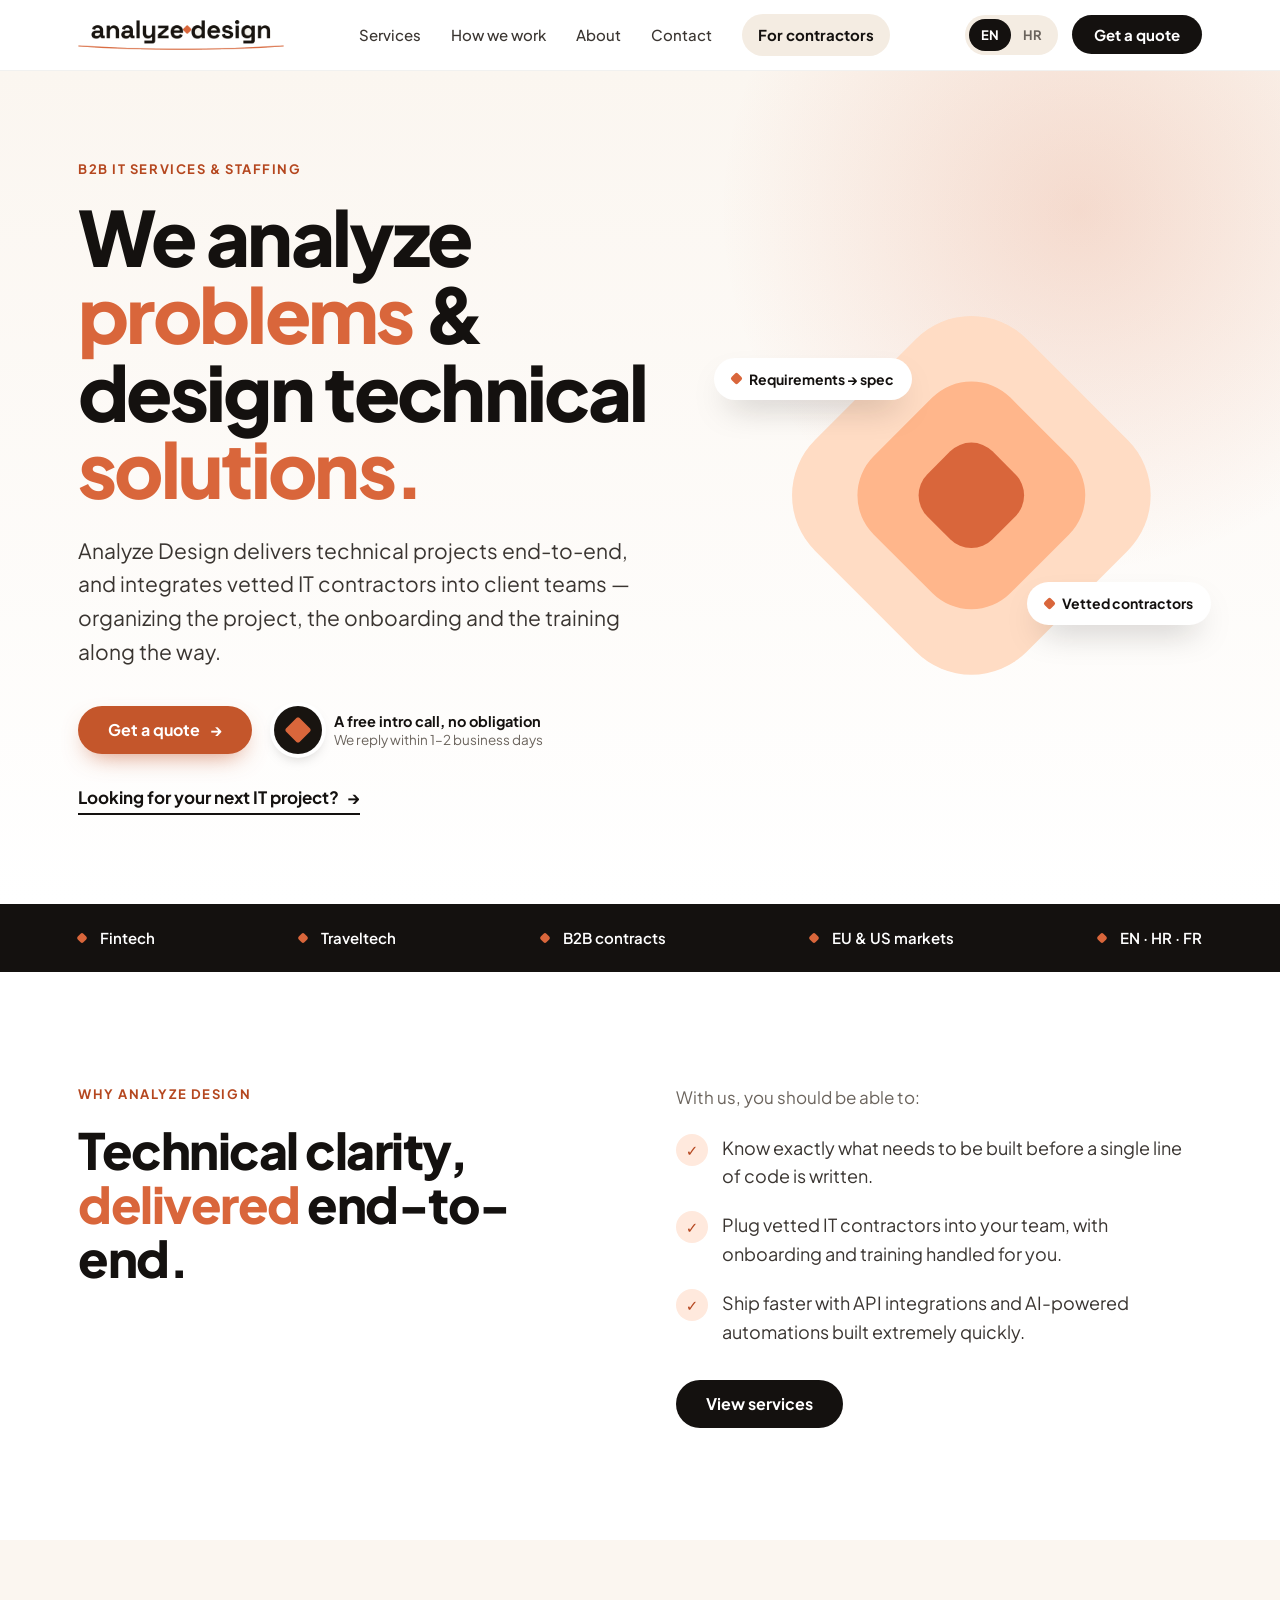
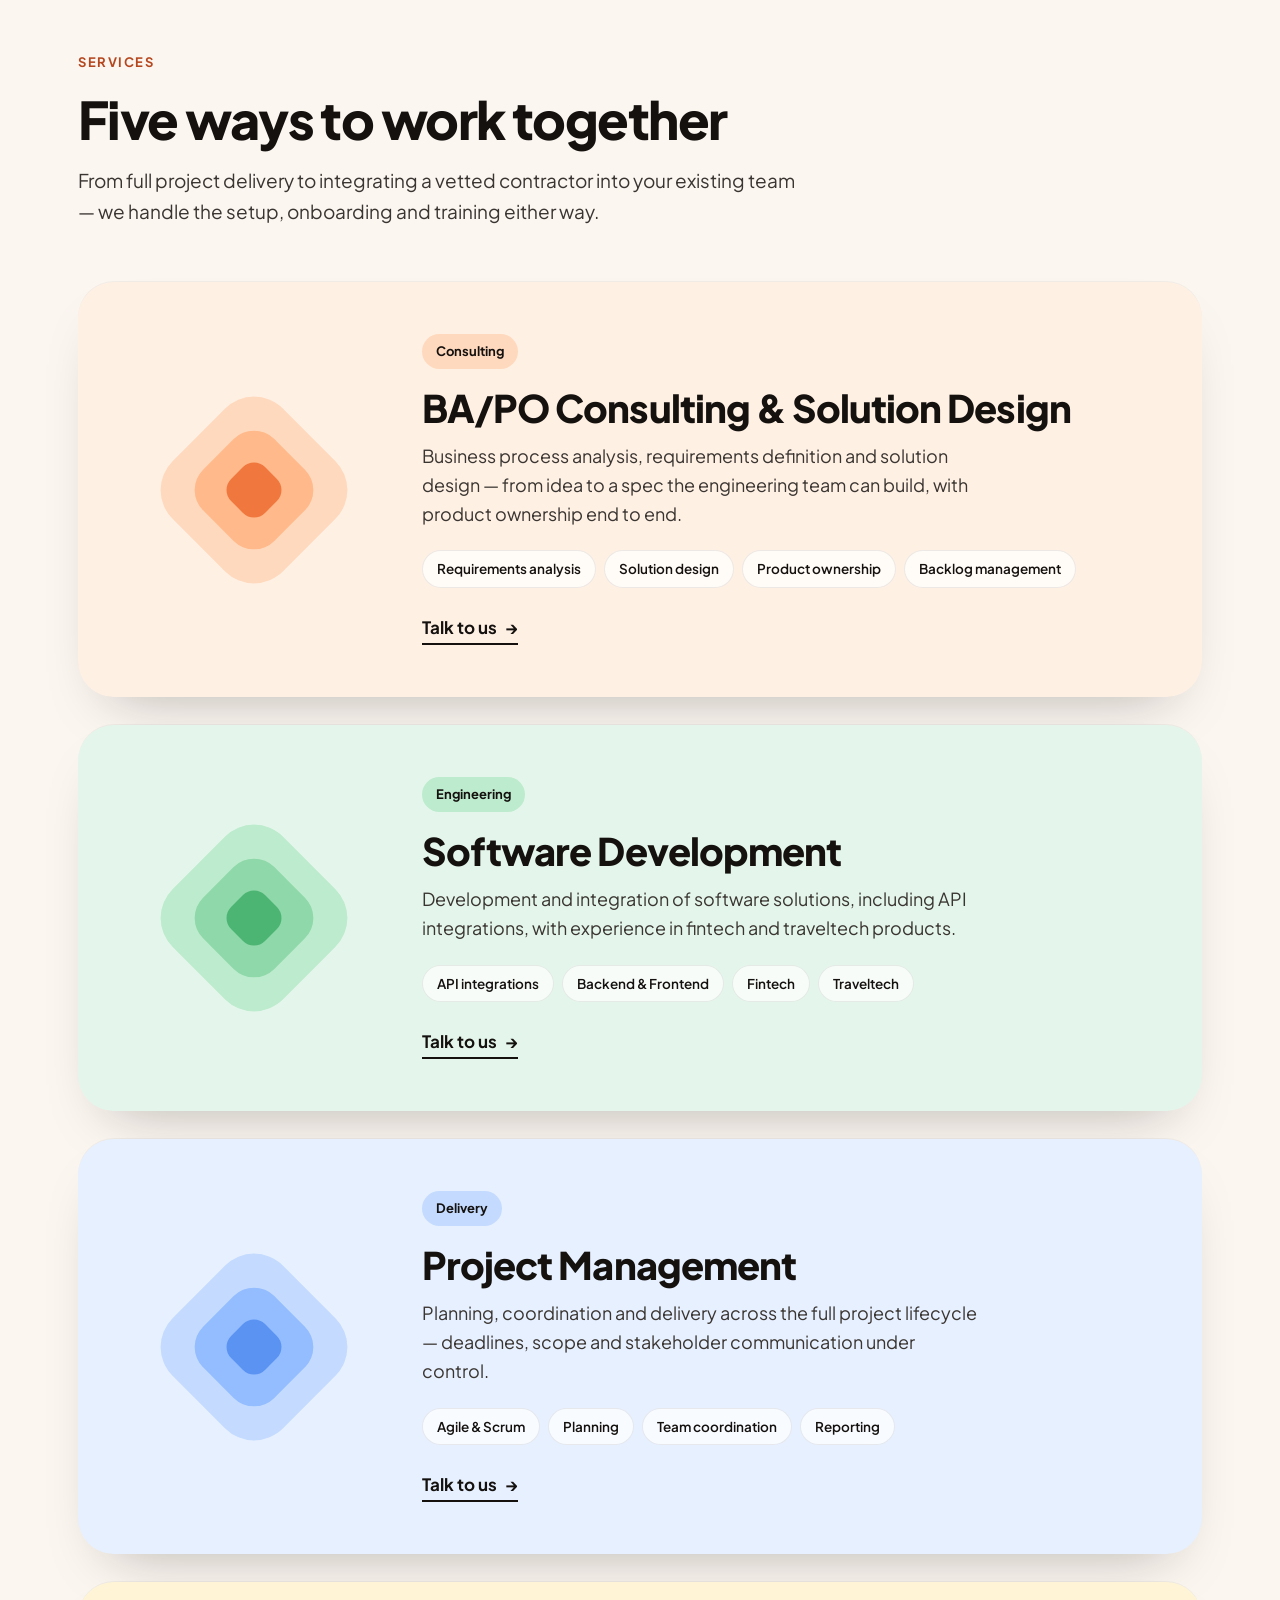
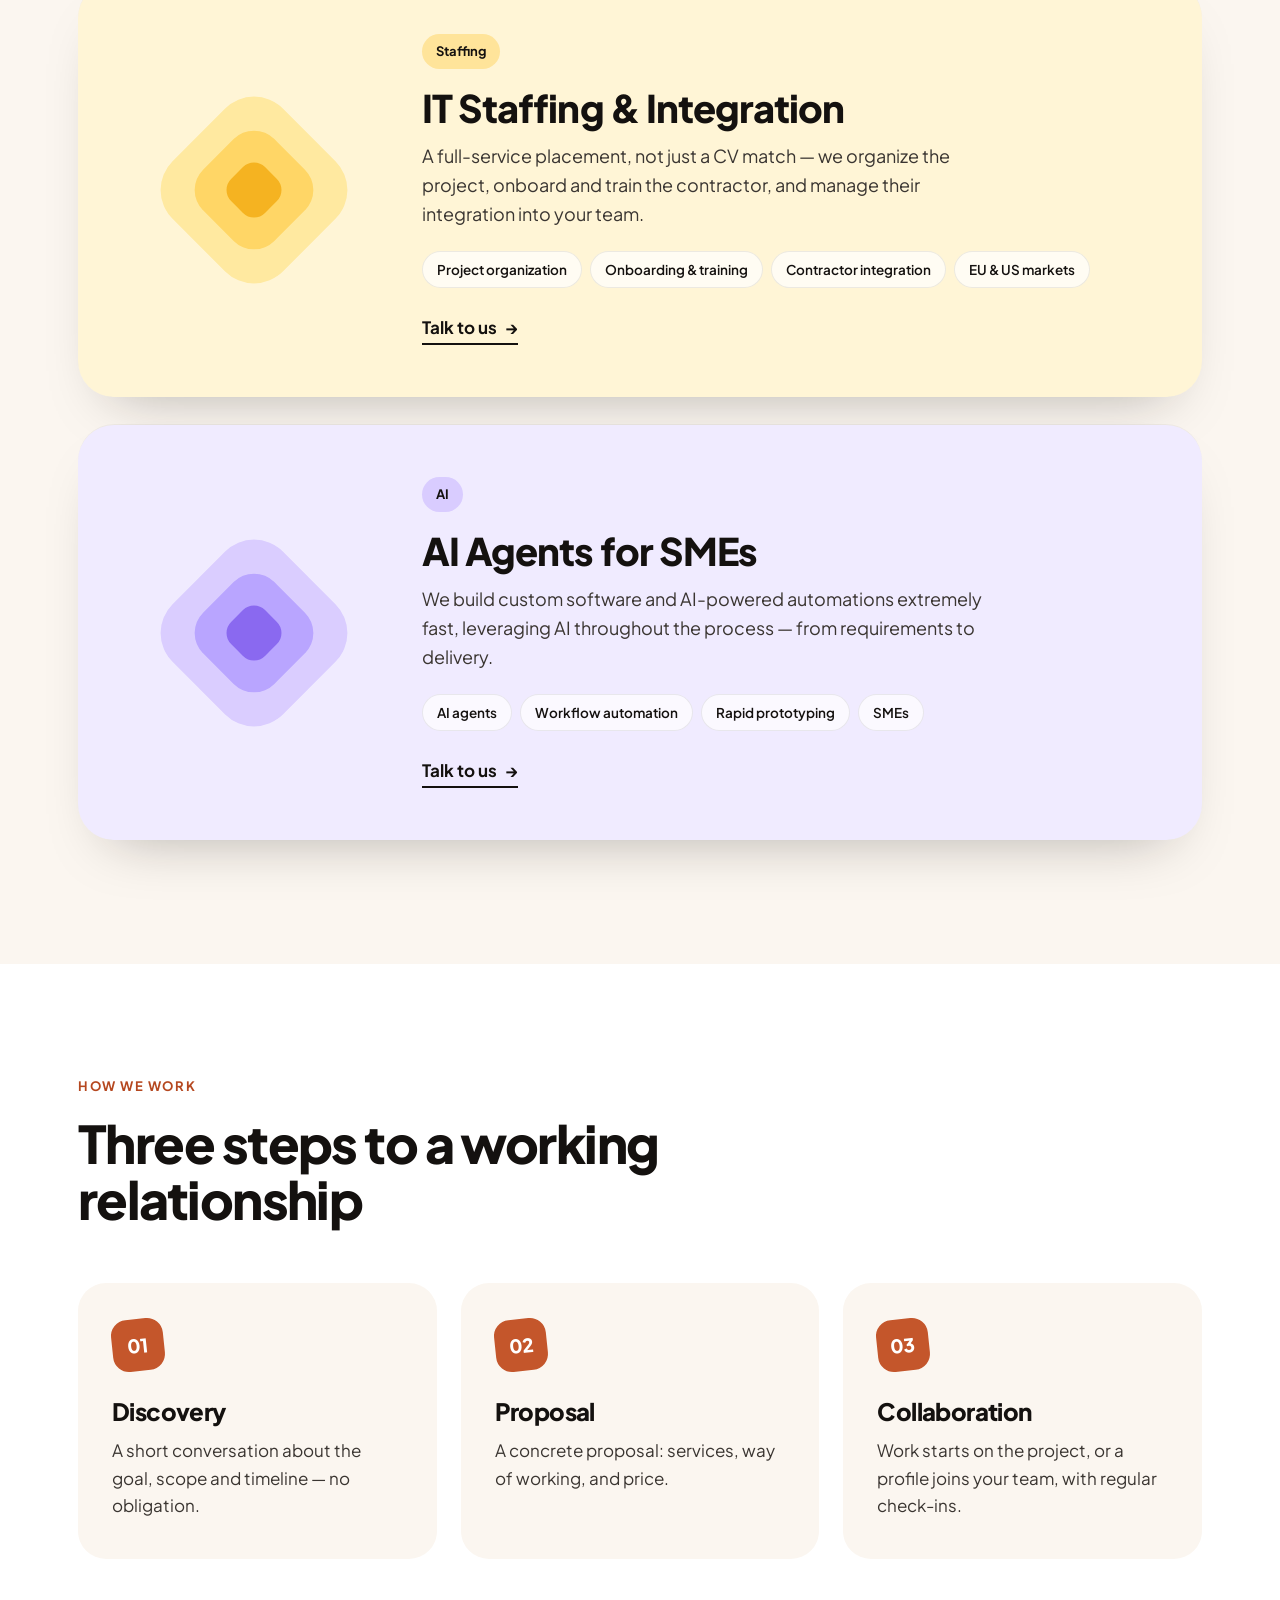
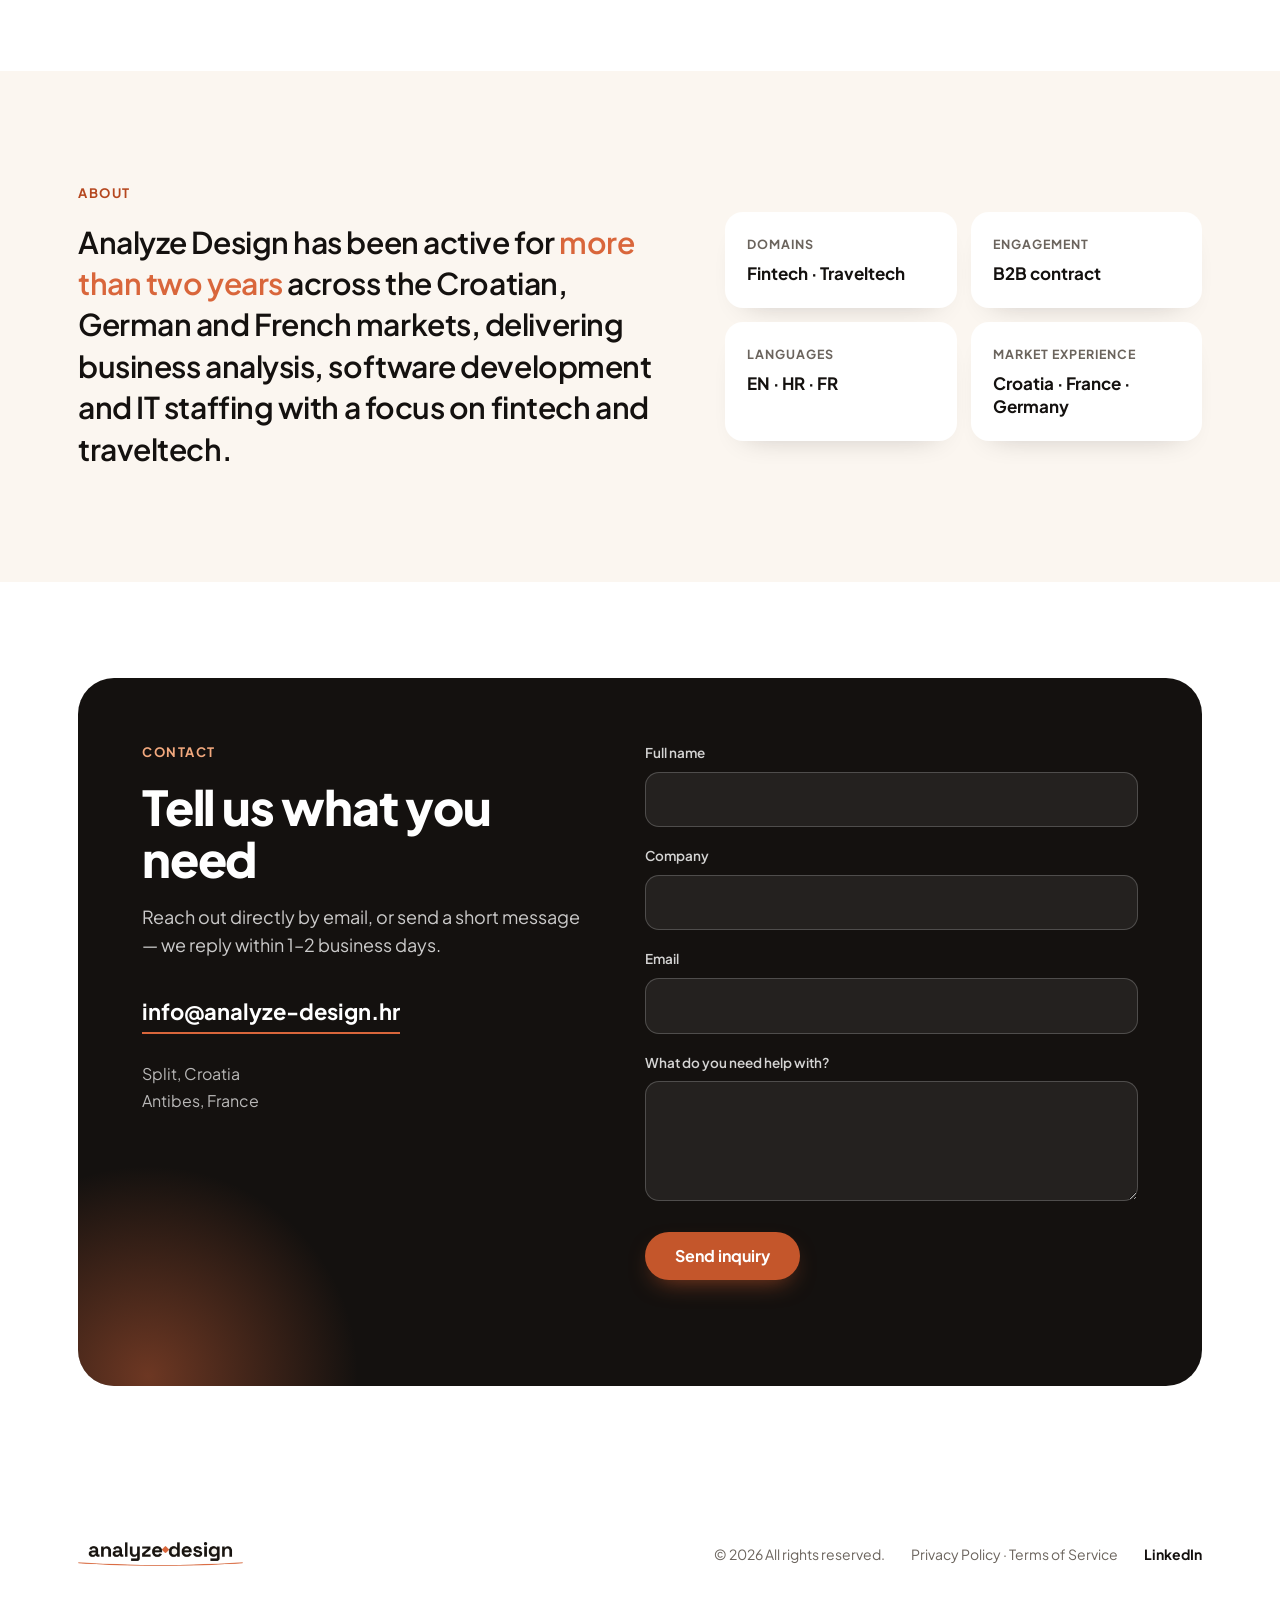
<file: index.html>
<!DOCTYPE html>
<html lang="en">
<head>
<meta charset="UTF-8">
<meta name="viewport" content="width=device-width, initial-scale=1.0">
<meta name="theme-color" content="#FBF6F0">
<title>Analyze Design — We analyze problems &amp; design technical solutions</title>
<meta name="description" content="Analyze Design d.o.o. — BA/PO consulting & solution design, software development, project management, AI agents and B2B IT staffing for companies across the EU and US.">
<link rel="canonical" href="https://analyze-design.hr/">
<link rel="alternate" hreflang="en" href="https://analyze-design.hr/">
<link rel="alternate" hreflang="hr" href="https://analyze-design.hr/hr/">
<link rel="alternate" hreflang="x-default" href="https://analyze-design.hr/">
<meta property="og:type" content="website">
<meta property="og:site_name" content="Analyze Design">
<meta property="og:locale" content="en_US">
<meta property="og:url" content="https://analyze-design.hr/">
<meta property="og:title" content="Analyze Design — We analyze problems & design technical solutions">
<meta property="og:description" content="BA/PO consulting & solution design, software development, project management, AI agents and B2B IT staffing for companies across the EU and US.">
<meta property="og:image" content="https://analyze-design.hr/og-image.png">
<meta property="og:image:width" content="1200">
<meta property="og:image:height" content="630">
<meta name="twitter:card" content="summary_large_image">
<meta name="twitter:title" content="Analyze Design — We analyze problems & design technical solutions">
<meta name="twitter:description" content="BA/PO consulting & solution design, software development, project management, AI agents and B2B IT staffing for companies across the EU and US.">
<meta name="twitter:image" content="https://analyze-design.hr/og-image.png">
<link rel="icon" href="/favicon.ico" sizes="any">
<link rel="icon" type="image/png" sizes="16x16" href="/favicon-16x16.png">
<link rel="icon" type="image/png" sizes="32x32" href="/favicon-32x32.png">
<link rel="icon" type="image/png" sizes="192x192" href="/favicon-192x192.png">
<link rel="apple-touch-icon" sizes="180x180" href="/apple-touch-icon.png">
<link rel="preconnect" href="https://fonts.googleapis.com">
<link rel="preconnect" href="https://fonts.gstatic.com" crossorigin>
<link href="https://fonts.googleapis.com/css2?family=Plus+Jakarta+Sans:wght@400;500;600;700;800&display=swap" rel="stylesheet">
<script>document.documentElement.classList.add('js');</script>
<link rel="stylesheet" href="/styles.css">
</head>
<body>

<svg width="0" height="0" style="position:absolute" aria-hidden="true" focusable="false">
  <symbol id="stack" viewBox="0 0 200 200">
    <rect x="35" y="35" width="130" height="130" rx="34" transform="rotate(45 100 100)" style="fill:var(--c1)"/>
    <rect x="58" y="58" width="84" height="84" rx="24" transform="rotate(45 100 100)" style="fill:var(--c2)"/>
    <rect x="80" y="80" width="40" height="40" rx="13" transform="rotate(45 100 100)" style="fill:var(--c3)"/>
  </symbol>
</svg>

<header>
  <div class="nav">
    <a class="brand" href="index.html"><img class="brand-logo" src="/wordmark.png" alt="Analyze Design"></a>
    <nav class="links">
      <a href="#services">Services</a>
      <a href="#how-we-work">How we work</a>
      <a href="#about">About</a>
      <a href="#contact">Contact</a>
      <a class="cross-link" href="contractors.html">For contractors</a>
    </nav>
    <div class="nav-right">
      <div class="lang-switch">
        <a class="active" href="index.html">EN</a>
        <a href="hr/index.html">HR</a>
      </div>
      <a class="btn btn-dark btn-sm nav-cta" href="#contact">Get a quote</a>
    </div>
    <button class="menu-toggle" type="button" aria-label="Menu" onclick="document.querySelector('nav.links').classList.toggle('open')">
      <span></span><span></span><span></span>
    </button>
  </div>
</header>

<main>

<section class="hero">
  <div class="hero-inner">
    <div>
      <p class="eyebrow">B2B IT services &amp; staffing</p>
      <h1>We analyze <em>problems</em> &amp; design technical <em>solutions.</em></h1>
      <p class="lead">Analyze Design delivers technical projects end-to-end, and integrates vetted IT contractors into client teams — organizing the project, the onboarding and the training along the way.</p>
      <div class="hero-cta">
        <a class="btn btn-accent" href="#contact">Get a quote <span aria-hidden="true">→</span></a>
        <div class="assure">
          <img src="/favicon-192x192.png" alt="" width="48" height="48">
          <div><strong>A free intro call, no obligation</strong><span>We reply within 1–2 business days</span></div>
        </div>
      </div>
      <p class="hero-sub"><a class="link-arrow" href="contractors.html">Looking for your next IT project? <span aria-hidden="true">→</span></a></p>
    </div>
    <div class="hero-art" aria-hidden="true">
      <svg class="stack" viewBox="0 0 200 200"><use href="#stack" style="--c1:#FFDCC4; --c2:#FFB68B; --c3:#D9663B"/></svg>
      <div class="chip c1"><i></i>Requirements → spec</div>
      <div class="chip c2"><i></i>Vetted contractors</div>
    </div>
  </div>
</section>

<div class="strip">
  <div class="strip-inner">
    <span>Fintech</span><span>Traveltech</span><span>B2B contracts</span><span>EU &amp; US markets</span><span>EN · HR · FR</span>
  </div>
</div>

<section class="intro">
  <div class="wrap intro-grid">
    <div class="reveal">
      <p class="eyebrow">Why Analyze Design</p>
      <h2>Technical clarity, <em>delivered</em> end-to-end.</h2>
    </div>
    <div class="reveal">
      <p class="pre">With us, you should be able to:</p>
      <ul class="checks">
        <li>Know exactly what needs to be built before a single line of code is written.</li>
        <li>Plug vetted IT contractors into your team, with onboarding and training handled for you.</li>
        <li>Ship faster with API integrations and AI-powered automations built extremely quickly.</li>
      </ul>
      <a class="btn btn-dark" href="#services">View services</a>
    </div>
  </div>
</section>

<section class="services" id="services">
  <div class="wrap">
    <div class="section-head reveal">
      <p class="eyebrow">Services</p>
      <h2>Five ways to work together</h2>
      <p>From full project delivery to integrating a vetted contractor into your existing team — we handle the setup, onboarding and training either way.</p>
    </div>
    <div class="stack-list">
      <article class="svc t-peach" style="--i:0">
        <svg class="stack" viewBox="0 0 200 200" aria-hidden="true"><use href="#stack" style="--c1:#FFD9BD; --c2:#FFB98A; --c3:#F0783F"/></svg>
        <div>
          <span class="pill">Consulting</span>
          <h3>BA/PO Consulting &amp; Solution Design</h3>
          <p class="desc">Business process analysis, requirements definition and solution design — from idea to a spec the engineering team can build, with product ownership end to end.</p>
          <ul class="tags"><li>Requirements analysis</li><li>Solution design</li><li>Product ownership</li><li>Backlog management</li></ul>
          <a class="link-arrow" href="#contact">Talk to us <span aria-hidden="true">→</span></a>
        </div>
      </article>
      <article class="svc t-mint" style="--i:1">
        <svg class="stack" viewBox="0 0 200 200" aria-hidden="true"><use href="#stack" style="--c1:#BDEBCD; --c2:#8FD8A9; --c3:#4DB574"/></svg>
        <div>
          <span class="pill">Engineering</span>
          <h3>Software Development</h3>
          <p class="desc">Development and integration of software solutions, including API integrations, with experience in fintech and traveltech products.</p>
          <ul class="tags"><li>API integrations</li><li>Backend &amp; Frontend</li><li>Fintech</li><li>Traveltech</li></ul>
          <a class="link-arrow" href="#contact">Talk to us <span aria-hidden="true">→</span></a>
        </div>
      </article>
      <article class="svc t-sky" style="--i:2">
        <svg class="stack" viewBox="0 0 200 200" aria-hidden="true"><use href="#stack" style="--c1:#C4DBFF; --c2:#94BDFF; --c3:#5A93F2"/></svg>
        <div>
          <span class="pill">Delivery</span>
          <h3>Project Management</h3>
          <p class="desc">Planning, coordination and delivery across the full project lifecycle — deadlines, scope and stakeholder communication under control.</p>
          <ul class="tags"><li>Agile &amp; Scrum</li><li>Planning</li><li>Team coordination</li><li>Reporting</li></ul>
          <a class="link-arrow" href="#contact">Talk to us <span aria-hidden="true">→</span></a>
        </div>
      </article>
      <article class="svc t-butter" style="--i:3">
        <svg class="stack" viewBox="0 0 200 200" aria-hidden="true"><use href="#stack" style="--c1:#FFE9A0; --c2:#FFD666; --c3:#F5B321"/></svg>
        <div>
          <span class="pill">Staffing</span>
          <h3>IT Staffing &amp; Integration</h3>
          <p class="desc">A full-service placement, not just a CV match — we organize the project, onboard and train the contractor, and manage their integration into your team.</p>
          <ul class="tags"><li>Project organization</li><li>Onboarding &amp; training</li><li>Contractor integration</li><li>EU &amp; US markets</li></ul>
          <a class="link-arrow" href="#contact">Talk to us <span aria-hidden="true">→</span></a>
        </div>
      </article>
      <article class="svc t-lilac" style="--i:4">
        <svg class="stack" viewBox="0 0 200 200" aria-hidden="true"><use href="#stack" style="--c1:#DACDFF; --c2:#B9A5FF; --c3:#8A69F0"/></svg>
        <div>
          <span class="pill">AI</span>
          <h3>AI Agents for SMEs</h3>
          <p class="desc">We build custom software and AI-powered automations extremely fast, leveraging AI throughout the process — from requirements to delivery.</p>
          <ul class="tags"><li>AI agents</li><li>Workflow automation</li><li>Rapid prototyping</li><li>SMEs</li></ul>
          <a class="link-arrow" href="#contact">Talk to us <span aria-hidden="true">→</span></a>
        </div>
      </article>
    </div>
  </div>
</section>

<section class="process" id="how-we-work">
  <div class="wrap">
    <div class="section-head reveal">
      <p class="eyebrow">How we work</p>
      <h2>Three steps to a working relationship</h2>
    </div>
    <div class="steps">
      <div class="step reveal"><div class="num">01</div><h4>Discovery</h4><p>A short conversation about the goal, scope and timeline — no obligation.</p></div>
      <div class="step reveal"><div class="num">02</div><h4>Proposal</h4><p>A concrete proposal: services, way of working, and price.</p></div>
      <div class="step reveal"><div class="num">03</div><h4>Collaboration</h4><p>Work starts on the project, or a profile joins your team, with regular check-ins.</p></div>
    </div>
  </div>
</section>

<section class="about" id="about">
  <div class="wrap about-grid">
    <div class="about-copy reveal">
      <p class="eyebrow">About</p>
      <p>Analyze Design has been active for <em>more than two years</em> across the Croatian, German and French markets, delivering business analysis, software development and IT staffing with a focus on fintech and traveltech.</p>
    </div>
    <div class="facts reveal">
      <div class="fact"><span>Domains</span><strong>Fintech · Traveltech</strong></div>
      <div class="fact"><span>Engagement</span><strong>B2B contract</strong></div>
      <div class="fact"><span>Languages</span><strong>EN · HR · FR</strong></div>
      <div class="fact"><span>Market experience</span><strong>Croatia · France · Germany</strong></div>
    </div>
  </div>
</section>

<section class="contact" id="contact">
  <div class="wrap">
    <div class="contact-card">
      <div>
        <p class="eyebrow">Contact</p>
        <h2>Tell us what you need</h2>
        <p class="sub">Reach out directly by email, or send a short message — we reply within 1–2 business days.</p>
        <a class="email" href="mailto:info@analyze-design.hr">info@analyze-design.hr</a>
        <div class="loc">Split, Croatia<br>Antibes, France</div>
      </div>
      <form id="form-company" data-type="company" data-lang="en">
        <div class="field"><label for="c-name">Full name</label><input type="text" id="c-name" name="name" required></div>
        <div class="field"><label for="c-company">Company</label><input type="text" id="c-company" name="company"></div>
        <div class="field"><label for="c-email">Email</label><input type="email" id="c-email" name="email" required></div>
        <div class="field"><label for="c-message">What do you need help with?</label><textarea id="c-message" name="message" required></textarea></div>
        <input class="hp-field" type="text" name="website" tabindex="-1" autocomplete="off" aria-hidden="true">
        <button type="submit" class="btn btn-accent">Send inquiry</button>
        <p class="form-status" aria-live="polite"></p>
      </form>
    </div>
  </div>
</section>

</main>

<footer>
  <div class="wrap foot">
    <a class="brand" href="index.html"><img class="brand-logo" src="/wordmark.png" alt="Analyze Design"></a>
    <div class="foot-meta">
      <span>&copy; <span id="year"></span> All rights reserved.</span>
      <span>Privacy Policy · Terms of Service</span>
      <a class="foot-link" href="https://www.linkedin.com/company/analyze-design-hr/" target="_blank" rel="noopener">LinkedIn</a>
    </div>
  </div>
</footer>

<script>
  document.getElementById('year').textContent = new Date().getFullYear();
  (function(){
    var els = document.querySelectorAll('.reveal');
    if (!('IntersectionObserver' in window)) { els.forEach(function(el){ el.classList.add('in'); }); return; }
    var io = new IntersectionObserver(function(entries){
      entries.forEach(function(e){ if (e.isIntersecting) { e.target.classList.add('in'); io.unobserve(e.target); } });
    }, { threshold: 0.12 });
    els.forEach(function(el){ io.observe(el); });
  })();
</script>
<script src="/contact-form.js"></script>

</body>
</html>
</file>
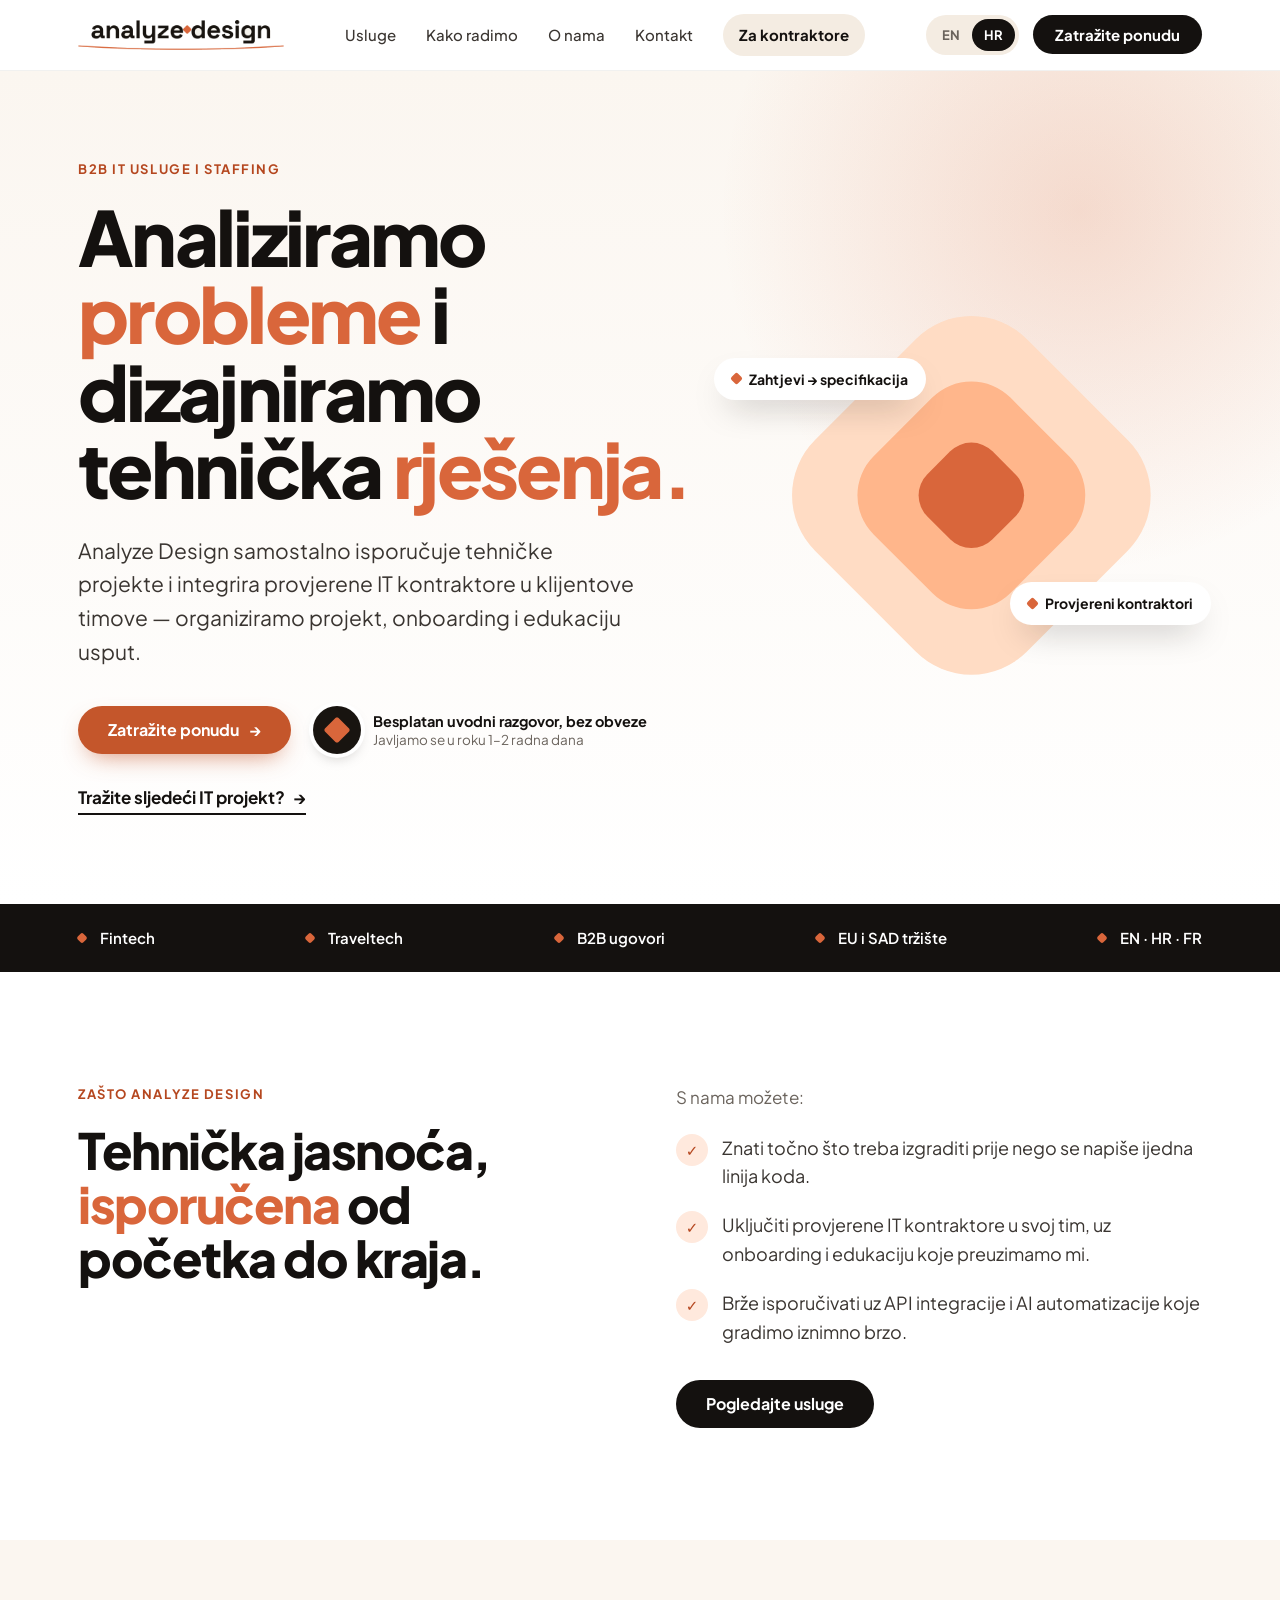
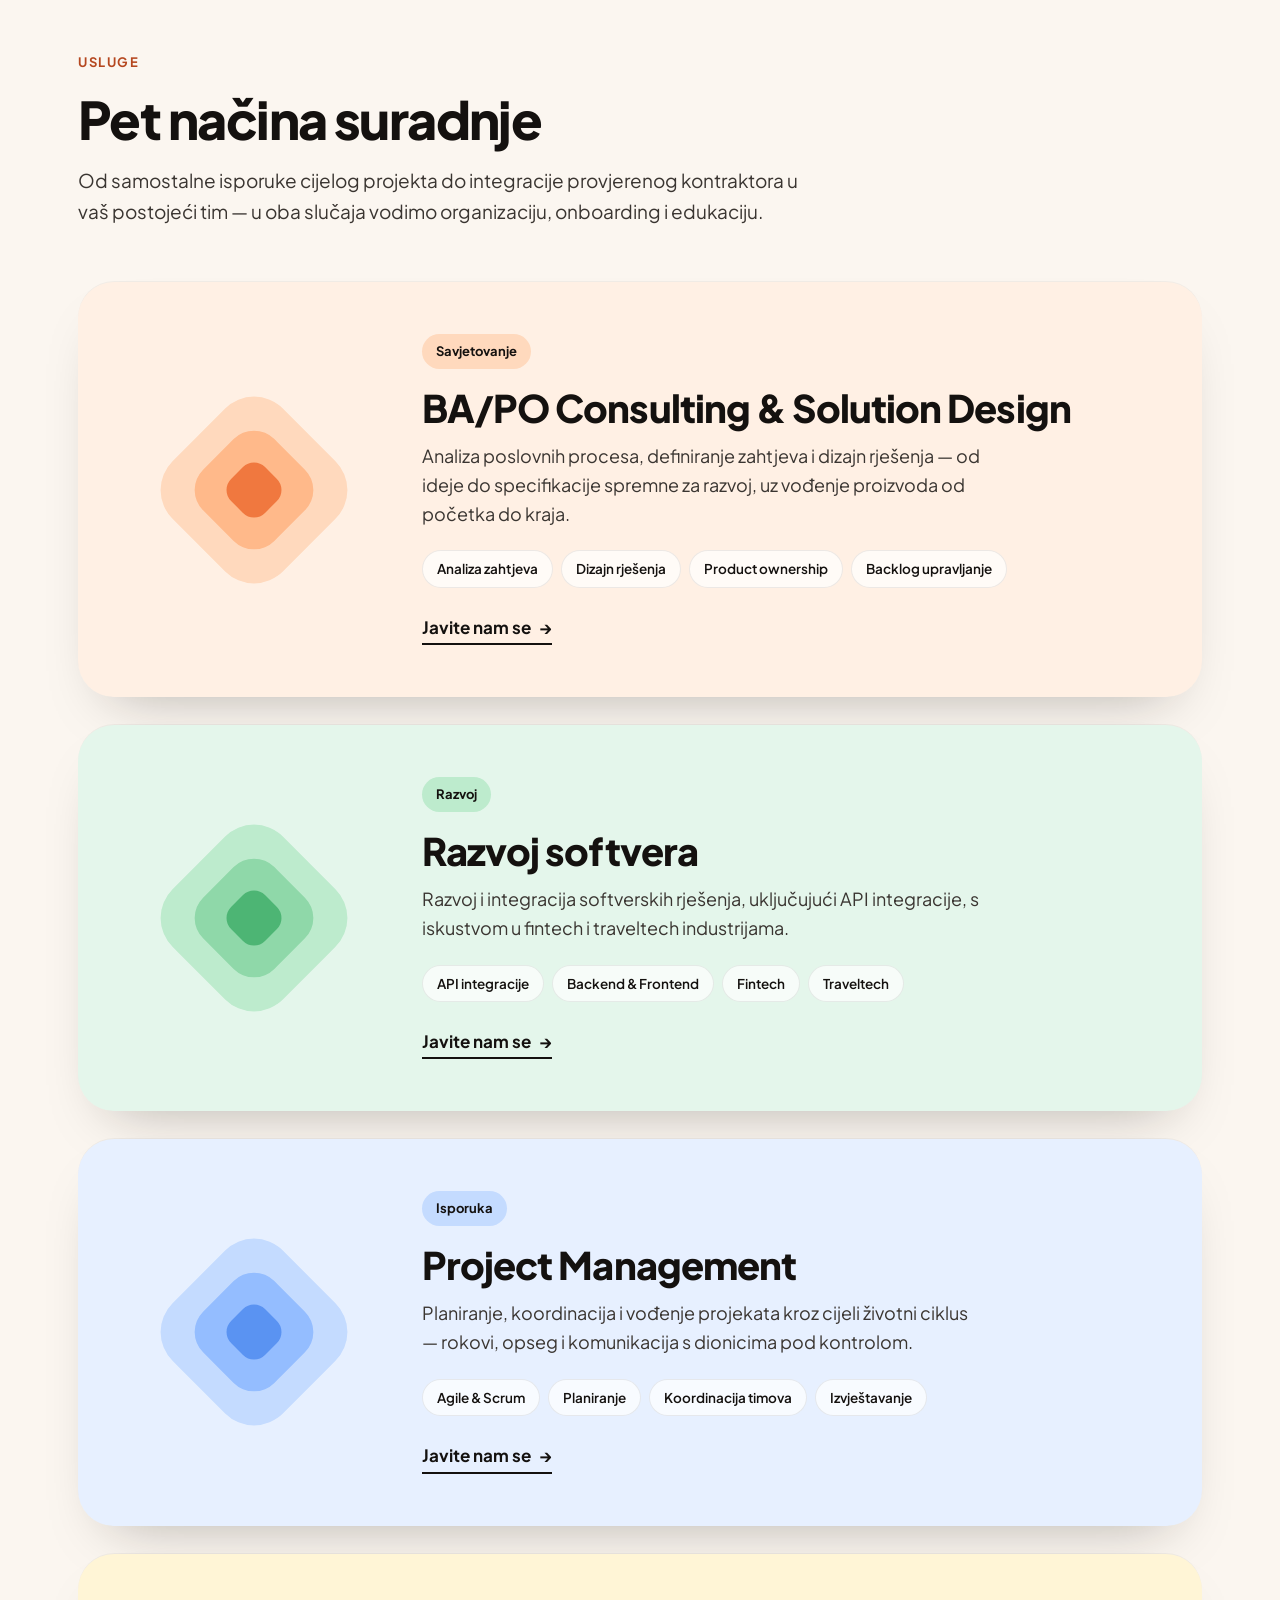
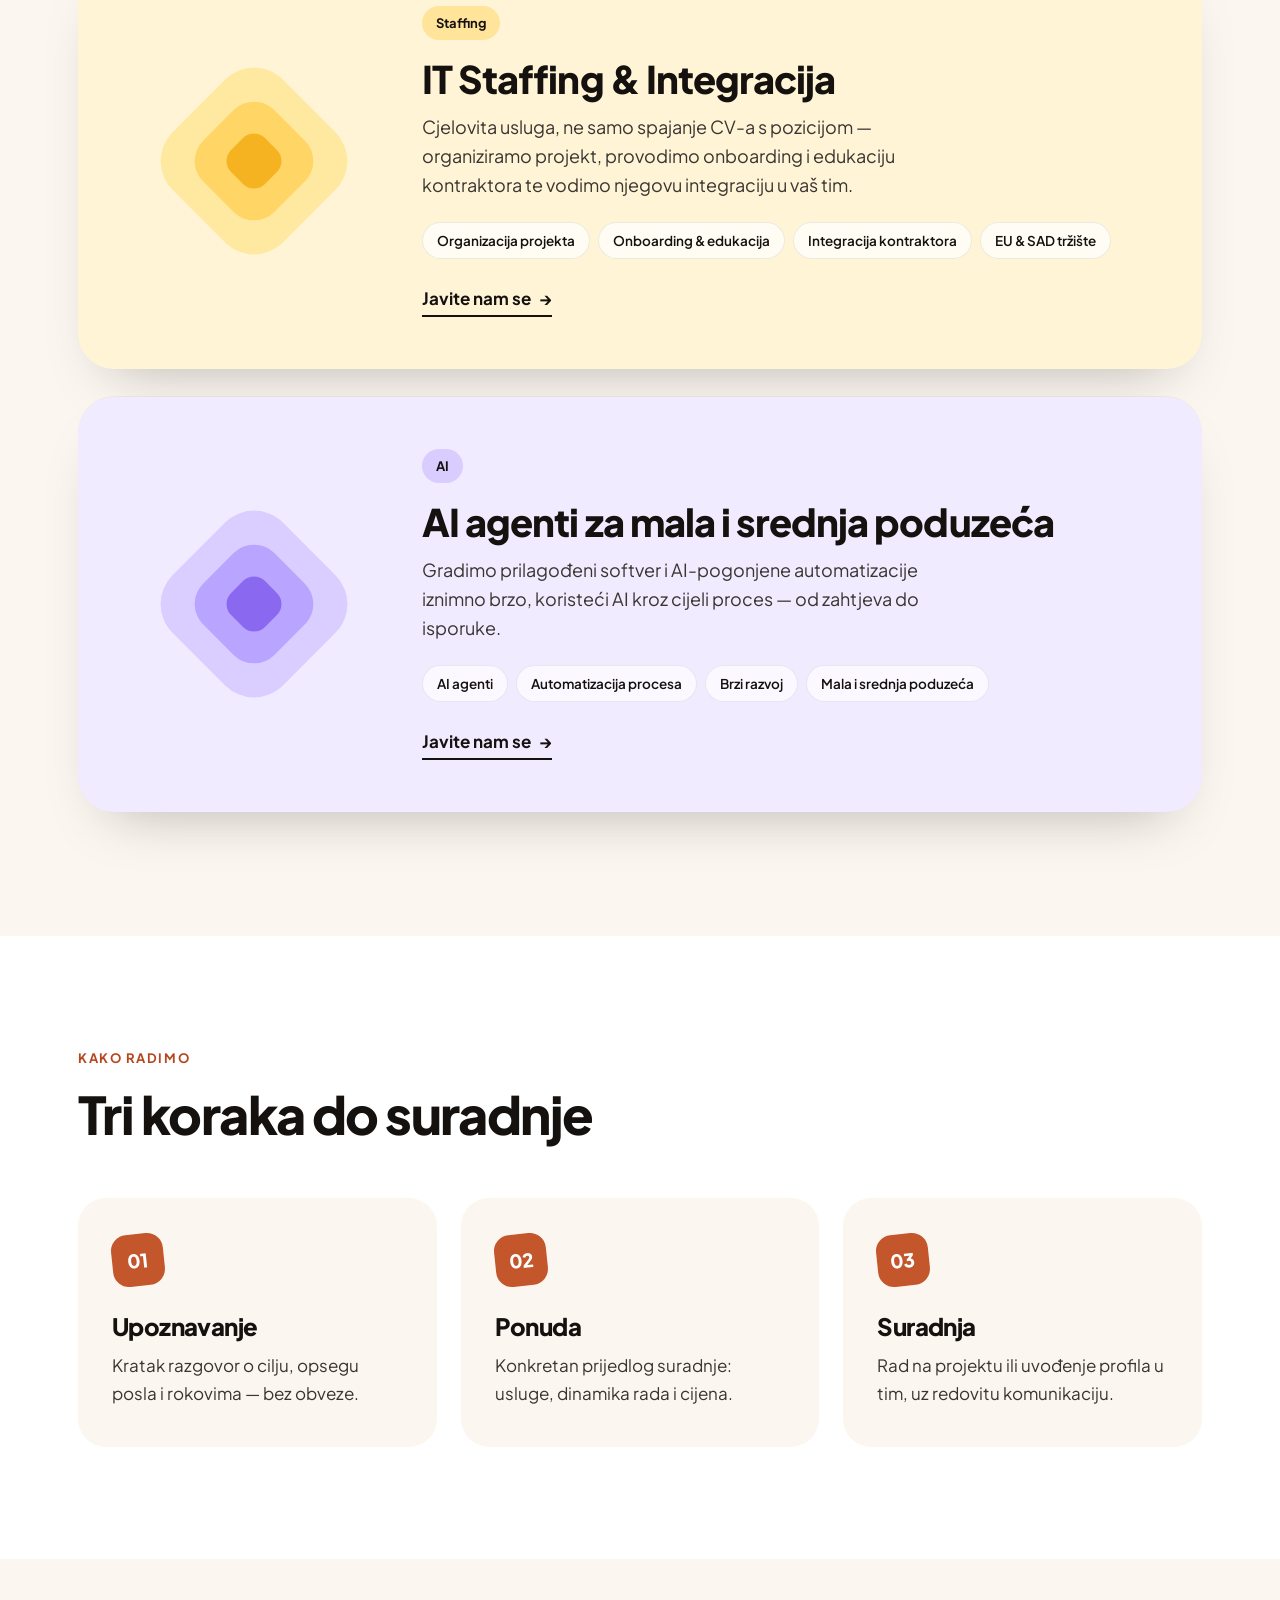
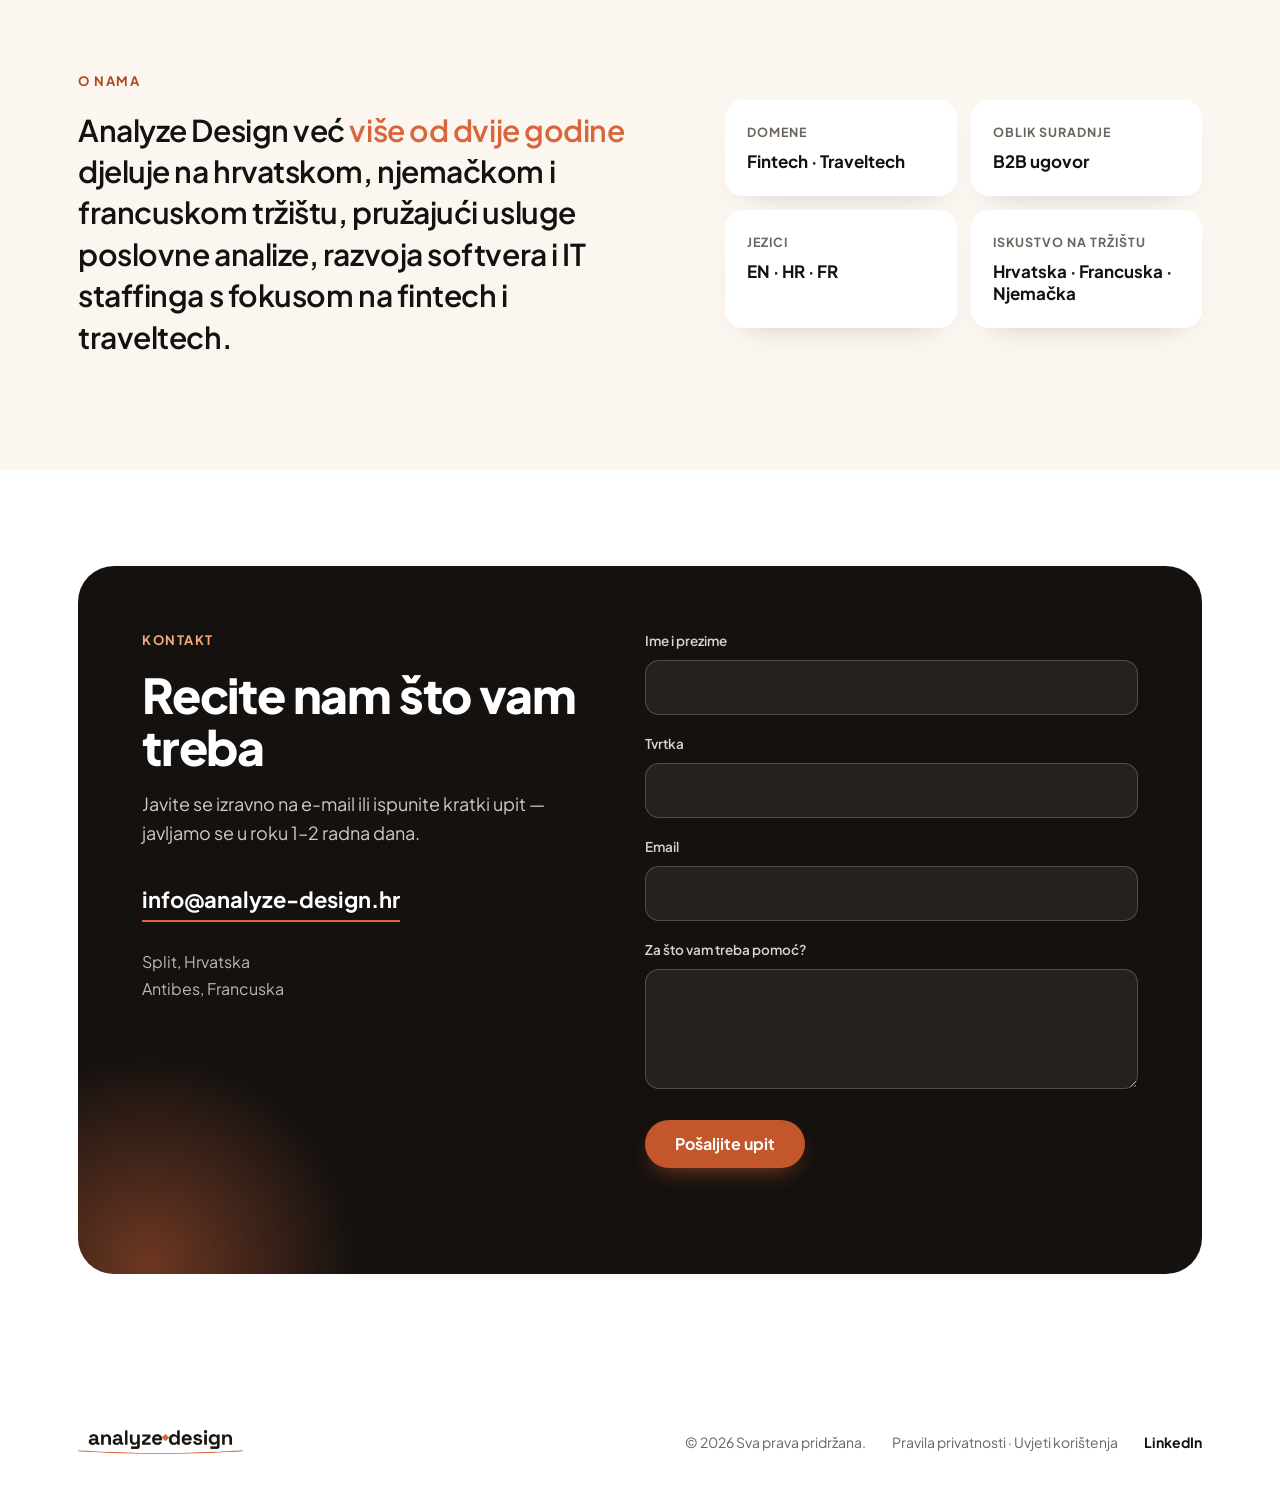
<file: hr/index.html>
<!DOCTYPE html>
<html lang="hr">
<head>
<meta charset="UTF-8">
<meta name="viewport" content="width=device-width, initial-scale=1.0">
<meta name="theme-color" content="#FBF6F0">
<title>Analyze Design — Analiziramo probleme i dizajniramo tehnička rješenja</title>
<meta name="description" content="Analyze Design d.o.o. — BA/PO consulting & dizajn rješenja, razvoj softvera, project management, AI agenti i B2B IT staffing za tvrtke diljem EU-a i SAD-a.">
<link rel="canonical" href="https://analyze-design.hr/hr/">
<link rel="alternate" hreflang="en" href="https://analyze-design.hr/">
<link rel="alternate" hreflang="hr" href="https://analyze-design.hr/hr/">
<link rel="alternate" hreflang="x-default" href="https://analyze-design.hr/">
<meta property="og:type" content="website">
<meta property="og:site_name" content="Analyze Design">
<meta property="og:locale" content="hr_HR">
<meta property="og:url" content="https://analyze-design.hr/hr/">
<meta property="og:title" content="Analyze Design — Analiziramo probleme i dizajniramo tehnička rješenja">
<meta property="og:description" content="BA/PO consulting & dizajn rješenja, razvoj softvera, project management, AI agenti i B2B IT staffing za tvrtke diljem EU-a i SAD-a.">
<meta property="og:image" content="https://analyze-design.hr/og-image.png">
<meta property="og:image:width" content="1200">
<meta property="og:image:height" content="630">
<meta name="twitter:card" content="summary_large_image">
<meta name="twitter:title" content="Analyze Design — Analiziramo probleme i dizajniramo tehnička rješenja">
<meta name="twitter:description" content="BA/PO consulting & dizajn rješenja, razvoj softvera, project management, AI agenti i B2B IT staffing za tvrtke diljem EU-a i SAD-a.">
<meta name="twitter:image" content="https://analyze-design.hr/og-image.png">
<link rel="icon" href="/favicon.ico" sizes="any">
<link rel="icon" type="image/png" sizes="16x16" href="/favicon-16x16.png">
<link rel="icon" type="image/png" sizes="32x32" href="/favicon-32x32.png">
<link rel="icon" type="image/png" sizes="192x192" href="/favicon-192x192.png">
<link rel="apple-touch-icon" sizes="180x180" href="/apple-touch-icon.png">
<link rel="preconnect" href="https://fonts.googleapis.com">
<link rel="preconnect" href="https://fonts.gstatic.com" crossorigin>
<link href="https://fonts.googleapis.com/css2?family=Plus+Jakarta+Sans:wght@400;500;600;700;800&display=swap" rel="stylesheet">
<script>document.documentElement.classList.add('js');</script>
<link rel="stylesheet" href="/styles.css">
</head>
<body>

<svg width="0" height="0" style="position:absolute" aria-hidden="true" focusable="false">
  <symbol id="stack" viewBox="0 0 200 200">
    <rect x="35" y="35" width="130" height="130" rx="34" transform="rotate(45 100 100)" style="fill:var(--c1)"/>
    <rect x="58" y="58" width="84" height="84" rx="24" transform="rotate(45 100 100)" style="fill:var(--c2)"/>
    <rect x="80" y="80" width="40" height="40" rx="13" transform="rotate(45 100 100)" style="fill:var(--c3)"/>
  </symbol>
</svg>

<header>
  <div class="nav">
    <a class="brand" href="index.html"><img class="brand-logo" src="/wordmark.png" alt="Analyze Design"></a>
    <nav class="links">
      <a href="#services">Usluge</a>
      <a href="#how-we-work">Kako radimo</a>
      <a href="#about">O nama</a>
      <a href="#contact">Kontakt</a>
      <a class="cross-link" href="contractors.html">Za kontraktore</a>
    </nav>
    <div class="nav-right">
      <div class="lang-switch">
        <a href="../index.html">EN</a>
        <a class="active" href="index.html">HR</a>
      </div>
      <a class="btn btn-dark btn-sm nav-cta" href="#contact">Zatražite ponudu</a>
    </div>
    <button class="menu-toggle" type="button" aria-label="Izbornik" onclick="document.querySelector('nav.links').classList.toggle('open')">
      <span></span><span></span><span></span>
    </button>
  </div>
</header>

<main>

<section class="hero">
  <div class="hero-inner">
    <div>
      <p class="eyebrow">B2B IT usluge i staffing</p>
      <h1>Analiziramo <em>probleme</em> i dizajniramo tehnička <em>rješenja.</em></h1>
      <p class="lead">Analyze Design samostalno isporučuje tehničke projekte i integrira provjerene IT kontraktore u klijentove timove — organiziramo projekt, onboarding i edukaciju usput.</p>
      <div class="hero-cta">
        <a class="btn btn-accent" href="#contact">Zatražite ponudu <span aria-hidden="true">→</span></a>
        <div class="assure">
          <img src="/favicon-192x192.png" alt="" width="48" height="48">
          <div><strong>Besplatan uvodni razgovor, bez obveze</strong><span>Javljamo se u roku 1–2 radna dana</span></div>
        </div>
      </div>
      <p class="hero-sub"><a class="link-arrow" href="contractors.html">Tražite sljedeći IT projekt? <span aria-hidden="true">→</span></a></p>
    </div>
    <div class="hero-art" aria-hidden="true">
      <svg class="stack" viewBox="0 0 200 200"><use href="#stack" style="--c1:#FFDCC4; --c2:#FFB68B; --c3:#D9663B"/></svg>
      <div class="chip c1"><i></i>Zahtjevi → specifikacija</div>
      <div class="chip c2"><i></i>Provjereni kontraktori</div>
    </div>
  </div>
</section>

<div class="strip">
  <div class="strip-inner">
    <span>Fintech</span><span>Traveltech</span><span>B2B ugovori</span><span>EU i SAD tržište</span><span>EN · HR · FR</span>
  </div>
</div>

<section class="intro">
  <div class="wrap intro-grid">
    <div class="reveal">
      <p class="eyebrow">Zašto Analyze Design</p>
      <h2>Tehnička jasnoća, <em>isporučena</em> od početka do kraja.</h2>
    </div>
    <div class="reveal">
      <p class="pre">S nama možete:</p>
      <ul class="checks">
        <li>Znati točno što treba izgraditi prije nego se napiše ijedna linija koda.</li>
        <li>Uključiti provjerene IT kontraktore u svoj tim, uz onboarding i edukaciju koje preuzimamo mi.</li>
        <li>Brže isporučivati uz API integracije i AI automatizacije koje gradimo iznimno brzo.</li>
      </ul>
      <a class="btn btn-dark" href="#services">Pogledajte usluge</a>
    </div>
  </div>
</section>

<section class="services" id="services">
  <div class="wrap">
    <div class="section-head reveal">
      <p class="eyebrow">Usluge</p>
      <h2>Pet načina suradnje</h2>
      <p>Od samostalne isporuke cijelog projekta do integracije provjerenog kontraktora u vaš postojeći tim — u oba slučaja vodimo organizaciju, onboarding i edukaciju.</p>
    </div>
    <div class="stack-list">
      <article class="svc t-peach" style="--i:0">
        <svg class="stack" viewBox="0 0 200 200" aria-hidden="true"><use href="#stack" style="--c1:#FFD9BD; --c2:#FFB98A; --c3:#F0783F"/></svg>
        <div>
          <span class="pill">Savjetovanje</span>
          <h3>BA/PO Consulting &amp; Solution Design</h3>
          <p class="desc">Analiza poslovnih procesa, definiranje zahtjeva i dizajn rješenja — od ideje do specifikacije spremne za razvoj, uz vođenje proizvoda od početka do kraja.</p>
          <ul class="tags"><li>Analiza zahtjeva</li><li>Dizajn rješenja</li><li>Product ownership</li><li>Backlog upravljanje</li></ul>
          <a class="link-arrow" href="#contact">Javite nam se <span aria-hidden="true">→</span></a>
        </div>
      </article>
      <article class="svc t-mint" style="--i:1">
        <svg class="stack" viewBox="0 0 200 200" aria-hidden="true"><use href="#stack" style="--c1:#BDEBCD; --c2:#8FD8A9; --c3:#4DB574"/></svg>
        <div>
          <span class="pill">Razvoj</span>
          <h3>Razvoj softvera</h3>
          <p class="desc">Razvoj i integracija softverskih rješenja, uključujući API integracije, s iskustvom u fintech i traveltech industrijama.</p>
          <ul class="tags"><li>API integracije</li><li>Backend &amp; Frontend</li><li>Fintech</li><li>Traveltech</li></ul>
          <a class="link-arrow" href="#contact">Javite nam se <span aria-hidden="true">→</span></a>
        </div>
      </article>
      <article class="svc t-sky" style="--i:2">
        <svg class="stack" viewBox="0 0 200 200" aria-hidden="true"><use href="#stack" style="--c1:#C4DBFF; --c2:#94BDFF; --c3:#5A93F2"/></svg>
        <div>
          <span class="pill">Isporuka</span>
          <h3>Project Management</h3>
          <p class="desc">Planiranje, koordinacija i vođenje projekata kroz cijeli životni ciklus — rokovi, opseg i komunikacija s dionicima pod kontrolom.</p>
          <ul class="tags"><li>Agile &amp; Scrum</li><li>Planiranje</li><li>Koordinacija timova</li><li>Izvještavanje</li></ul>
          <a class="link-arrow" href="#contact">Javite nam se <span aria-hidden="true">→</span></a>
        </div>
      </article>
      <article class="svc t-butter" style="--i:3">
        <svg class="stack" viewBox="0 0 200 200" aria-hidden="true"><use href="#stack" style="--c1:#FFE9A0; --c2:#FFD666; --c3:#F5B321"/></svg>
        <div>
          <span class="pill">Staffing</span>
          <h3>IT Staffing &amp; Integracija</h3>
          <p class="desc">Cjelovita usluga, ne samo spajanje CV-a s pozicijom — organiziramo projekt, provodimo onboarding i edukaciju kontraktora te vodimo njegovu integraciju u vaš tim.</p>
          <ul class="tags"><li>Organizacija projekta</li><li>Onboarding &amp; edukacija</li><li>Integracija kontraktora</li><li>EU &amp; SAD tržište</li></ul>
          <a class="link-arrow" href="#contact">Javite nam se <span aria-hidden="true">→</span></a>
        </div>
      </article>
      <article class="svc t-lilac" style="--i:4">
        <svg class="stack" viewBox="0 0 200 200" aria-hidden="true"><use href="#stack" style="--c1:#DACDFF; --c2:#B9A5FF; --c3:#8A69F0"/></svg>
        <div>
          <span class="pill">AI</span>
          <h3>AI agenti za mala i srednja poduzeća</h3>
          <p class="desc">Gradimo prilagođeni softver i AI-pogonjene automatizacije iznimno brzo, koristeći AI kroz cijeli proces — od zahtjeva do isporuke.</p>
          <ul class="tags"><li>AI agenti</li><li>Automatizacija procesa</li><li>Brzi razvoj</li><li>Mala i srednja poduzeća</li></ul>
          <a class="link-arrow" href="#contact">Javite nam se <span aria-hidden="true">→</span></a>
        </div>
      </article>
    </div>
  </div>
</section>

<section class="process" id="how-we-work">
  <div class="wrap">
    <div class="section-head reveal">
      <p class="eyebrow">Kako radimo</p>
      <h2>Tri koraka do suradnje</h2>
    </div>
    <div class="steps">
      <div class="step reveal"><div class="num">01</div><h4>Upoznavanje</h4><p>Kratak razgovor o cilju, opsegu posla i rokovima — bez obveze.</p></div>
      <div class="step reveal"><div class="num">02</div><h4>Ponuda</h4><p>Konkretan prijedlog suradnje: usluge, dinamika rada i cijena.</p></div>
      <div class="step reveal"><div class="num">03</div><h4>Suradnja</h4><p>Rad na projektu ili uvođenje profila u tim, uz redovitu komunikaciju.</p></div>
    </div>
  </div>
</section>

<section class="about" id="about">
  <div class="wrap about-grid">
    <div class="about-copy reveal">
      <p class="eyebrow">O nama</p>
      <p>Analyze Design već <em>više od dvije godine</em> djeluje na hrvatskom, njemačkom i francuskom tržištu, pružajući usluge poslovne analize, razvoja softvera i IT staffinga s fokusom na fintech i traveltech.</p>
    </div>
    <div class="facts reveal">
      <div class="fact"><span>Domene</span><strong>Fintech · Traveltech</strong></div>
      <div class="fact"><span>Oblik suradnje</span><strong>B2B ugovor</strong></div>
      <div class="fact"><span>Jezici</span><strong>EN · HR · FR</strong></div>
      <div class="fact"><span>Iskustvo na tržištu</span><strong>Hrvatska · Francuska · Njemačka</strong></div>
    </div>
  </div>
</section>

<section class="contact" id="contact">
  <div class="wrap">
    <div class="contact-card">
      <div>
        <p class="eyebrow">Kontakt</p>
        <h2>Recite nam što vam treba</h2>
        <p class="sub">Javite se izravno na e-mail ili ispunite kratki upit — javljamo se u roku 1–2 radna dana.</p>
        <a class="email" href="mailto:info@analyze-design.hr">info@analyze-design.hr</a>
        <div class="loc">Split, Hrvatska<br>Antibes, Francuska</div>
      </div>
      <form id="form-company" data-type="company" data-lang="hr">
        <div class="field"><label for="c-name">Ime i prezime</label><input type="text" id="c-name" name="name" required></div>
        <div class="field"><label for="c-company">Tvrtka</label><input type="text" id="c-company" name="company"></div>
        <div class="field"><label for="c-email">Email</label><input type="email" id="c-email" name="email" required></div>
        <div class="field"><label for="c-message">Za što vam treba pomoć?</label><textarea id="c-message" name="message" required></textarea></div>
        <input class="hp-field" type="text" name="website" tabindex="-1" autocomplete="off" aria-hidden="true">
        <button type="submit" class="btn btn-accent">Pošaljite upit</button>
        <p class="form-status" aria-live="polite"></p>
      </form>
    </div>
  </div>
</section>

</main>

<footer>
  <div class="wrap foot">
    <a class="brand" href="index.html"><img class="brand-logo" src="/wordmark.png" alt="Analyze Design"></a>
    <div class="foot-meta">
      <span>&copy; <span id="year"></span> Sva prava pridržana.</span>
      <span>Pravila privatnosti · Uvjeti korištenja</span>
      <a class="foot-link" href="https://www.linkedin.com/company/analyze-design-hr/" target="_blank" rel="noopener">LinkedIn</a>
    </div>
  </div>
</footer>

<script>
  document.getElementById('year').textContent = new Date().getFullYear();
  (function(){
    var els = document.querySelectorAll('.reveal');
    if (!('IntersectionObserver' in window)) { els.forEach(function(el){ el.classList.add('in'); }); return; }
    var io = new IntersectionObserver(function(entries){
      entries.forEach(function(e){ if (e.isIntersecting) { e.target.classList.add('in'); io.unobserve(e.target); } });
    }, { threshold: 0.12 });
    els.forEach(function(el){ io.observe(el); });
  })();
</script>
<script src="/contact-form.js"></script>

</body>
</html>
</file>
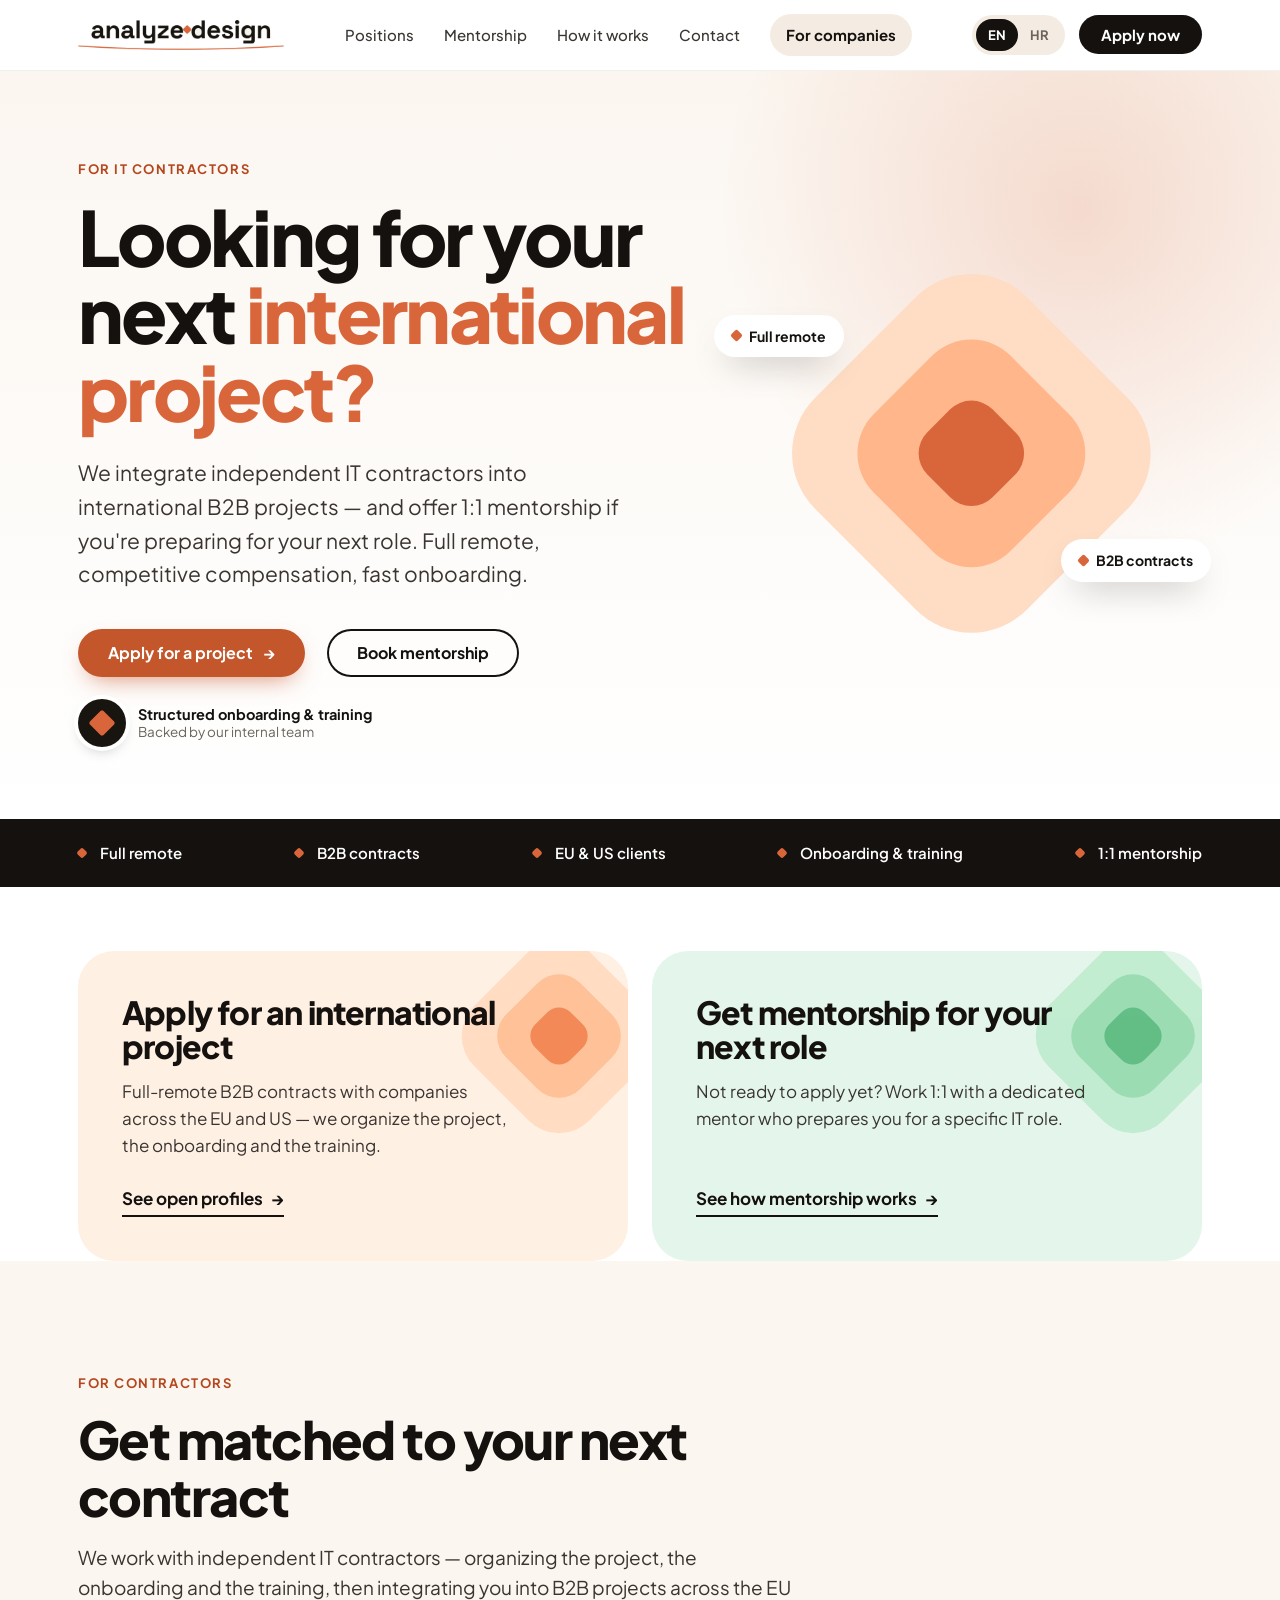
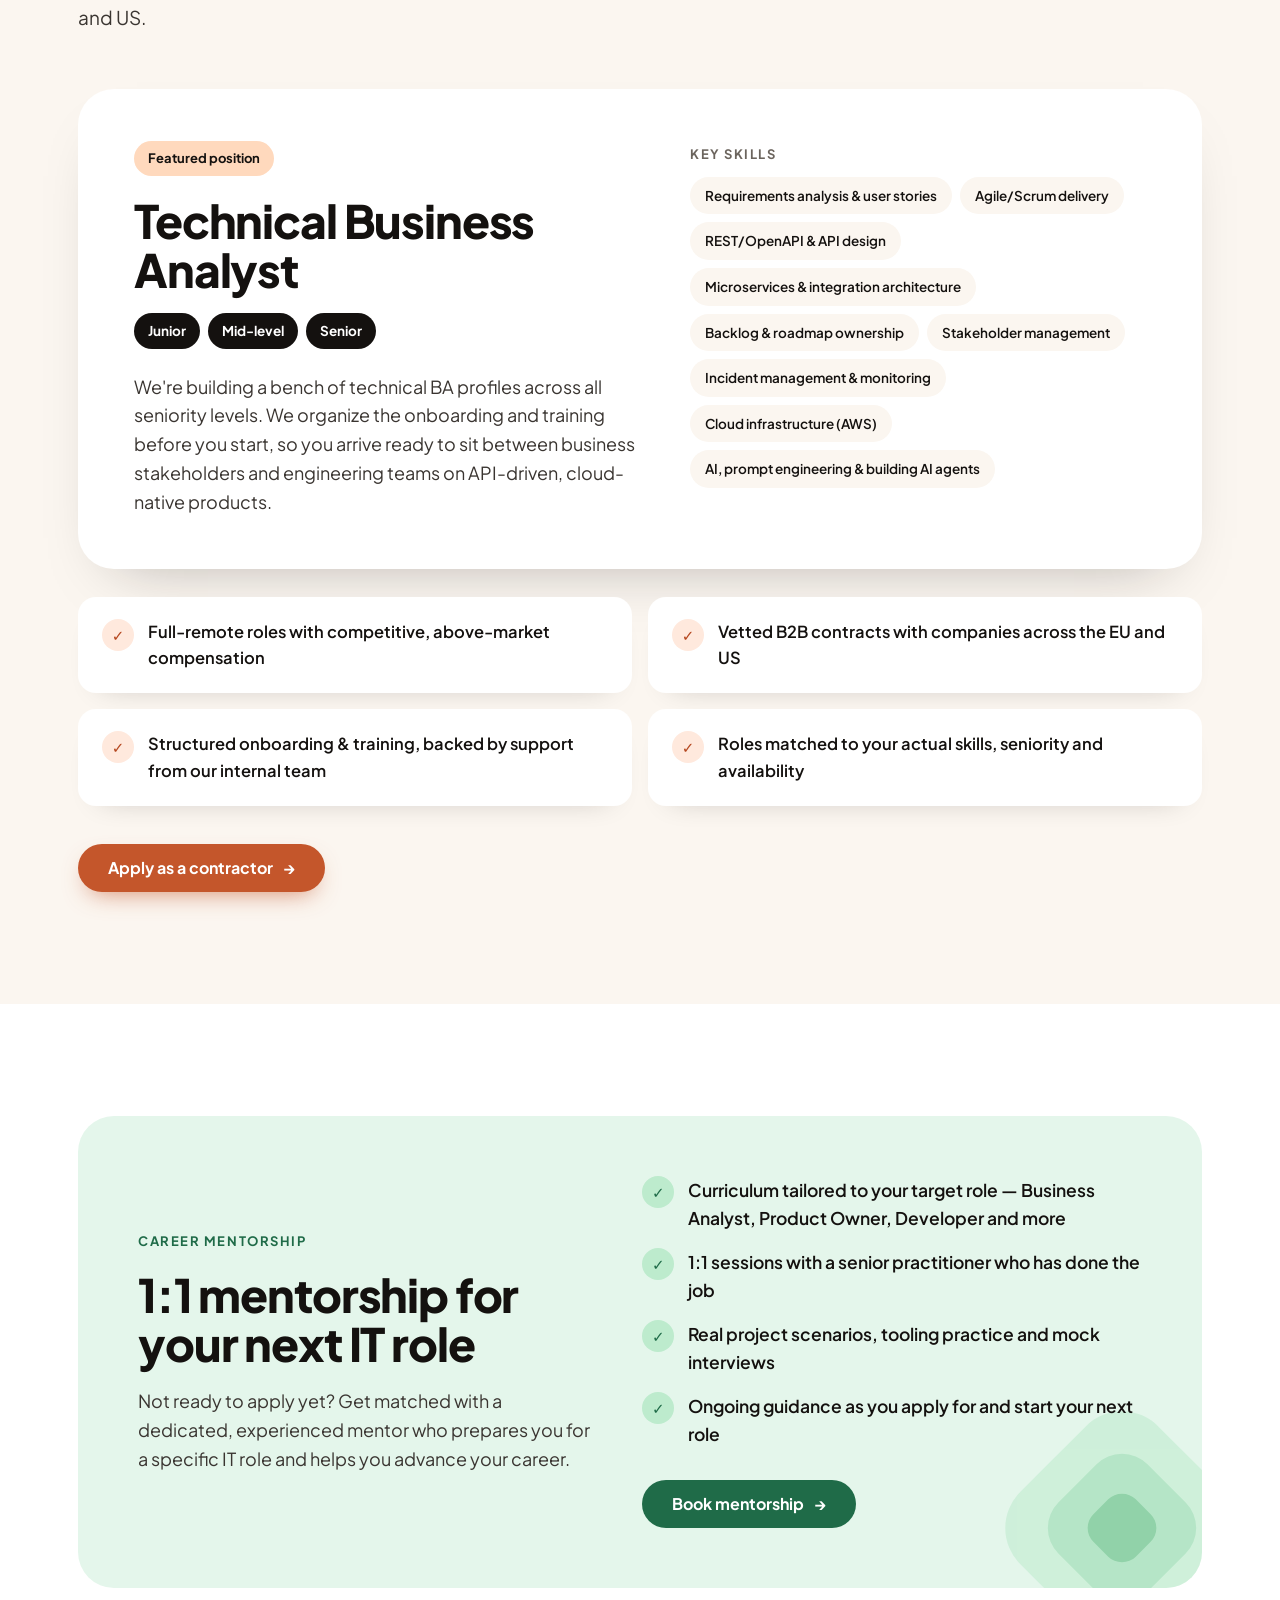
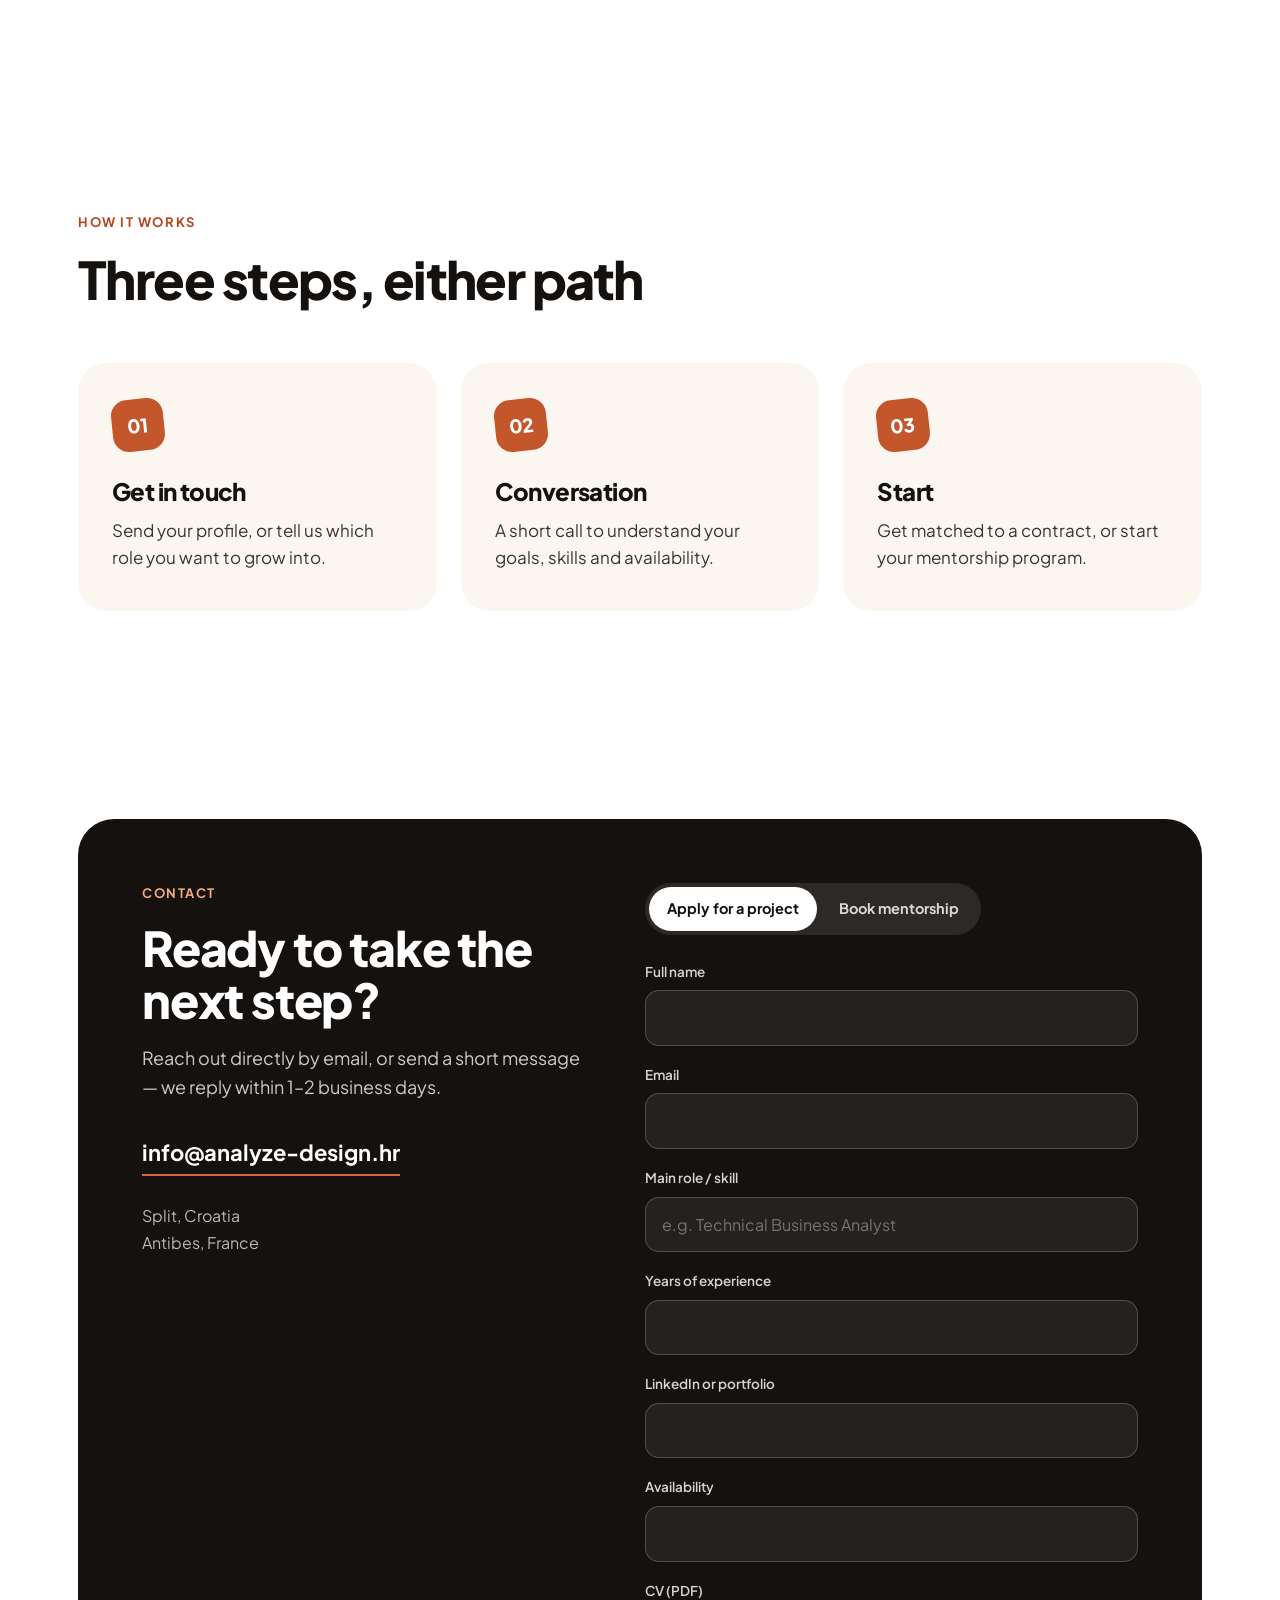
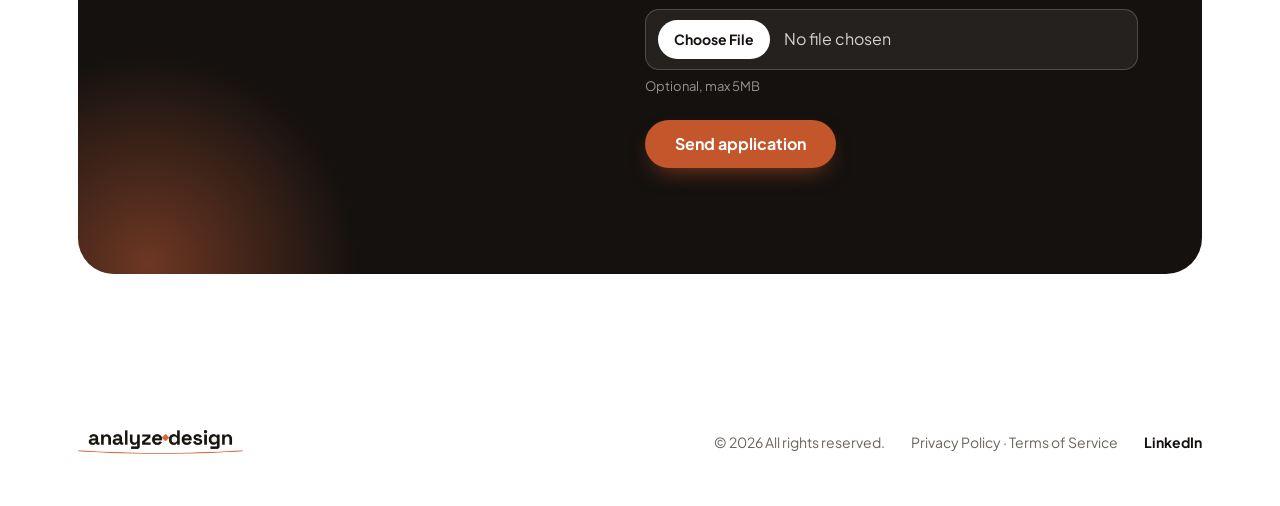
<file: contractors.html>
<!DOCTYPE html>
<html lang="en">
<head>
<meta charset="UTF-8">
<meta name="viewport" content="width=device-width, initial-scale=1.0">
<meta name="theme-color" content="#FBF6F0">
<title>Analyze Design — International IT Projects &amp; Career Mentorship</title>
<meta name="description" content="Analyze Design — international B2B contracts for IT professionals, plus 1:1 mentorship to help you prepare for your next role.">
<link rel="canonical" href="https://analyze-design.hr/contractors.html">
<link rel="alternate" hreflang="en" href="https://analyze-design.hr/contractors.html">
<link rel="alternate" hreflang="hr" href="https://analyze-design.hr/hr/contractors.html">
<link rel="alternate" hreflang="x-default" href="https://analyze-design.hr/contractors.html">
<meta property="og:type" content="website">
<meta property="og:site_name" content="Analyze Design">
<meta property="og:locale" content="en_US">
<meta property="og:url" content="https://analyze-design.hr/contractors.html">
<meta property="og:title" content="Analyze Design — International IT Projects & Career Mentorship">
<meta property="og:description" content="International B2B contracts for IT professionals, plus 1:1 mentorship to help you prepare for your next role.">
<meta property="og:image" content="https://analyze-design.hr/og-image.png">
<meta property="og:image:width" content="1200">
<meta property="og:image:height" content="630">
<meta name="twitter:card" content="summary_large_image">
<meta name="twitter:title" content="Analyze Design — International IT Projects & Career Mentorship">
<meta name="twitter:description" content="International B2B contracts for IT professionals, plus 1:1 mentorship to help you prepare for your next role.">
<meta name="twitter:image" content="https://analyze-design.hr/og-image.png">
<link rel="icon" href="/favicon.ico" sizes="any">
<link rel="icon" type="image/png" sizes="16x16" href="/favicon-16x16.png">
<link rel="icon" type="image/png" sizes="32x32" href="/favicon-32x32.png">
<link rel="icon" type="image/png" sizes="192x192" href="/favicon-192x192.png">
<link rel="apple-touch-icon" sizes="180x180" href="/apple-touch-icon.png">
<link rel="preconnect" href="https://fonts.googleapis.com">
<link rel="preconnect" href="https://fonts.gstatic.com" crossorigin>
<link href="https://fonts.googleapis.com/css2?family=Plus+Jakarta+Sans:wght@400;500;600;700;800&display=swap" rel="stylesheet">
<script>document.documentElement.classList.add('js');</script>
<script type="application/ld+json">
{
  "@context": "https://schema.org/",
  "@type": "JobPosting",
  "title": "Technical Business Analyst",
  "description": "<p>We're building a bench of technical BA profiles across all seniority levels (Junior, Mid-level, Senior). We organize the onboarding and training before you start, so you arrive ready to sit between business stakeholders and engineering teams on API-driven, cloud-native products.</p><p>Key skills: Requirements analysis &amp; user stories, Agile/Scrum delivery, REST/OpenAPI &amp; API design, Microservices &amp; integration architecture, Backlog &amp; roadmap ownership, Stakeholder management, Incident management &amp; monitoring, Cloud infrastructure (AWS), AI, prompt engineering &amp; building AI agents.</p><p>Full-remote, competitive above-market compensation, structured onboarding and ongoing support from our internal team.</p>",
  "identifier": {
    "@type": "PropertyValue",
    "name": "Analyze Design",
    "value": "technical-business-analyst"
  },
  "datePosted": "2026-09-17",
  "validThrough": "2027-09-17",
  "employmentType": ["CONTRACTOR"],
  "hiringOrganization": {
    "@type": "Organization",
    "name": "Analyze Design",
    "sameAs": "https://analyze-design.hr/",
    "logo": "https://analyze-design.hr/og-image.png"
  },
  "jobLocationType": "TELECOMMUTE",
  "applicantLocationRequirements": [
    { "@type": "Country", "name": "European Union" },
    { "@type": "Country", "name": "United States" }
  ],
  "experienceRequirements": "Open to Junior, Mid-level and Senior profiles.",
  "skills": "Requirements analysis, Agile/Scrum, REST/OpenAPI, Microservices, Backlog & roadmap ownership, Stakeholder management, Incident management, AWS, AI & prompt engineering",
  "directApply": true
}
</script>
<link rel="stylesheet" href="/styles.css">
</head>
<body>

<svg width="0" height="0" style="position:absolute" aria-hidden="true" focusable="false">
  <symbol id="stack" viewBox="0 0 200 200">
    <rect x="35" y="35" width="130" height="130" rx="34" transform="rotate(45 100 100)" style="fill:var(--c1)"/>
    <rect x="58" y="58" width="84" height="84" rx="24" transform="rotate(45 100 100)" style="fill:var(--c2)"/>
    <rect x="80" y="80" width="40" height="40" rx="13" transform="rotate(45 100 100)" style="fill:var(--c3)"/>
  </symbol>
</svg>

<header>
  <div class="nav">
    <a class="brand" href="index.html"><img class="brand-logo" src="/wordmark.png" alt="Analyze Design"></a>
    <nav class="links">
      <a href="#positions">Positions</a>
      <a href="#mentorship">Mentorship</a>
      <a href="#how-it-works">How it works</a>
      <a href="#contact">Contact</a>
      <a class="cross-link" href="index.html">For companies</a>
    </nav>
    <div class="nav-right">
      <div class="lang-switch">
        <a class="active" href="contractors.html">EN</a>
        <a href="hr/contractors.html">HR</a>
      </div>
      <button class="btn btn-dark btn-sm nav-cta" type="button" onclick="goToTab('apply')">Apply now</button>
    </div>
    <button class="menu-toggle" type="button" aria-label="Menu" onclick="document.querySelector('nav.links').classList.toggle('open')">
      <span></span><span></span><span></span>
    </button>
  </div>
</header>

<main>

<section class="hero">
  <div class="hero-inner">
    <div>
      <p class="eyebrow">For IT contractors</p>
      <h1>Looking for your next <em>international project?</em></h1>
      <p class="lead">We integrate independent IT contractors into international B2B projects — and offer 1:1 mentorship if you're preparing for your next role. Full remote, competitive compensation, fast onboarding.</p>
      <div class="hero-cta">
        <button class="btn btn-accent" type="button" onclick="goToTab('apply')">Apply for a project <span aria-hidden="true">→</span></button><button class="btn btn-ghost" type="button" onclick="goToTab('mentorship')">Book mentorship</button>
        <div class="assure">
          <img src="/favicon-192x192.png" alt="" width="48" height="48">
          <div><strong>Structured onboarding &amp; training</strong><span>Backed by our internal team</span></div>
        </div>
      </div>
      
    </div>
    <div class="hero-art" aria-hidden="true">
      <svg class="stack" viewBox="0 0 200 200"><use href="#stack" style="--c1:#FFDCC4; --c2:#FFB68B; --c3:#D9663B"/></svg>
      <div class="chip c1"><i></i>Full remote</div>
      <div class="chip c2"><i></i>B2B contracts</div>
    </div>
  </div>
</section>

<div class="strip">
  <div class="strip-inner">
    <span>Full remote</span><span>B2B contracts</span><span>EU &amp; US clients</span><span>Onboarding &amp; training</span><span>1:1 mentorship</span>
  </div>
</div>

<section class="paths">
  <div class="paths-grid">
    <div class="path-card" style="background:#FFF0E4">
      <svg class="stack" viewBox="0 0 200 200" aria-hidden="true"><use href="#stack" style="--c1:#FFD9BD; --c2:#FFB98A; --c3:#F0783F"/></svg>
      <h3>Apply for an international project</h3>
      <p>Full-remote B2B contracts with companies across the EU and US — we organize the project, the onboarding and the training.</p>
      <a class="link-arrow" href="#positions">See open profiles <span aria-hidden="true">→</span></a>
    </div>
    <div class="path-card" style="background:#E4F6EB">
      <svg class="stack" viewBox="0 0 200 200" aria-hidden="true"><use href="#stack" style="--c1:#BDEBCD; --c2:#8FD8A9; --c3:#4DB574"/></svg>
      <h3>Get mentorship for your next role</h3>
      <p>Not ready to apply yet? Work 1:1 with a dedicated mentor who prepares you for a specific IT role.</p>
      <a class="link-arrow" href="#mentorship">See how mentorship works <span aria-hidden="true">→</span></a>
    </div>
  </div>
</section>

<section class="positions" id="positions">
  <div class="wrap">
    <div class="section-head reveal">
      <p class="eyebrow">For contractors</p>
      <h2>Get matched to your next contract</h2>
      <p>We work with independent IT contractors — organizing the project, the onboarding and the training, then integrating you into B2B projects across the EU and US.</p>
    </div>

    <div class="role-card reveal">
      <div>
        <span class="role-badge">Featured position</span>
        <h3>Technical Business Analyst</h3>
        <ul class="levels"><li>Junior</li><li>Mid-level</li><li>Senior</li></ul>
        <p class="role-desc">We're building a bench of technical BA profiles across all seniority levels. We organize the onboarding and training before you start, so you arrive ready to sit between business stakeholders and engineering teams on API-driven, cloud-native products.</p>
      </div>
      <div class="role-skills">
        <h4>Key skills</h4>
        <ul class="tags"><li>Requirements analysis &amp; user stories</li><li>Agile/Scrum delivery</li><li>REST/OpenAPI &amp; API design</li><li>Microservices &amp; integration architecture</li><li>Backlog &amp; roadmap ownership</li><li>Stakeholder management</li><li>Incident management &amp; monitoring</li><li>Cloud infrastructure (AWS)</li><li>AI, prompt engineering &amp; building AI agents</li></ul>
      </div>
    </div>

    <div class="benefits reveal">
      <div class="benefit">Full-remote roles with competitive, above-market compensation</div>
      <div class="benefit">Vetted B2B contracts with companies across the EU and US</div>
      <div class="benefit">Structured onboarding &amp; training, backed by support from our internal team</div>
      <div class="benefit">Roles matched to your actual skills, seniority and availability</div>
    </div>
    <button class="btn btn-accent" type="button" onclick="goToTab('apply')">Apply as a contractor <span aria-hidden="true">→</span></button>
  </div>
</section>

<section class="mentorship" id="mentorship">
  <div class="wrap">
    <div class="mentor-card reveal">
      <svg class="stack" viewBox="0 0 200 200" aria-hidden="true"><use href="#stack" style="--c1:#BDEBCD; --c2:#8FD8A9; --c3:#4DB574"/></svg>
      <div>
        <p class="eyebrow">Career mentorship</p>
        <h2>1:1 mentorship for your next IT role</h2>
        <p class="sub">Not ready to apply yet? Get matched with a dedicated, experienced mentor who prepares you for a specific IT role and helps you advance your career.</p>
      </div>
      <div>
        <ul class="mentor-list">
          <li>Curriculum tailored to your target role — Business Analyst, Product Owner, Developer and more</li>
          <li>1:1 sessions with a senior practitioner who has done the job</li>
          <li>Real project scenarios, tooling practice and mock interviews</li>
          <li>Ongoing guidance as you apply for and start your next role</li>
        </ul>
        <button class="btn btn-green" type="button" onclick="goToTab('mentorship')">Book mentorship <span aria-hidden="true">→</span></button>
      </div>
    </div>
  </div>
</section>

<section class="process" id="how-it-works">
  <div class="wrap">
    <div class="section-head reveal">
      <p class="eyebrow">How it works</p>
      <h2>Three steps, either path</h2>
    </div>
    <div class="steps">
      <div class="step reveal"><div class="num">01</div><h4>Get in touch</h4><p>Send your profile, or tell us which role you want to grow into.</p></div>
      <div class="step reveal"><div class="num">02</div><h4>Conversation</h4><p>A short call to understand your goals, skills and availability.</p></div>
      <div class="step reveal"><div class="num">03</div><h4>Start</h4><p>Get matched to a contract, or start your mentorship program.</p></div>
    </div>
  </div>
</section>

<section class="contact" id="contact">
  <div class="wrap">
    <div class="contact-card">
      <div>
        <p class="eyebrow">Contact</p>
        <h2>Ready to take the next step?</h2>
        <p class="sub">Reach out directly by email, or send a short message — we reply within 1–2 business days.</p>
        <a class="email" href="mailto:info@analyze-design.hr">info@analyze-design.hr</a>
        <div class="loc">Split, Croatia<br>Antibes, France</div>
      </div>
      <div class="form-col">
        <div class="contact-tabs">
          <button type="button" data-tab="apply">Apply for a project</button>
          <button type="button" data-tab="mentorship">Book mentorship</button>
        </div>

        <form id="form-apply" data-type="apply" data-lang="en" enctype="multipart/form-data">
          <div class="field"><label for="k-name">Full name</label><input type="text" id="k-name" name="name" required></div>
          <div class="field"><label for="k-email">Email</label><input type="email" id="k-email" name="email" required></div>
          <div class="field"><label for="k-role">Main role / skill</label><input type="text" id="k-role" name="role" placeholder="e.g. Technical Business Analyst" required></div>
          <div class="field"><label for="k-experience">Years of experience</label><input type="text" id="k-experience" name="experience"></div>
          <div class="field"><label for="k-link">LinkedIn or portfolio</label><input type="text" id="k-link" name="link"></div>
          <div class="field"><label for="k-availability">Availability</label><input type="text" id="k-availability" name="availability"></div>
          <div class="field"><label for="k-cv">CV (PDF)</label><input type="file" id="k-cv" name="cv" accept="application/pdf"><span class="hint">Optional, max 5MB</span></div>
          <input class="hp-field" type="text" name="website" tabindex="-1" autocomplete="off" aria-hidden="true">
          <button type="submit" class="btn btn-accent">Send application</button>
          <p class="form-status" aria-live="polite"></p>
        </form>

        <form id="form-mentorship" class="form-mentorship hidden" data-type="mentorship" data-lang="en" enctype="multipart/form-data">
          <div class="field"><label for="m-name">Full name</label><input type="text" id="m-name" name="name" required></div>
          <div class="field"><label for="m-email">Email</label><input type="email" id="m-email" name="email" required></div>
          <div class="field"><label for="m-role">Target role</label><input type="text" id="m-role" name="role" placeholder="e.g. Business Analyst" required></div>
          <div class="field"><label for="m-level">Current level</label><input type="text" id="m-level" name="level" placeholder="e.g. Junior"></div>
          <div class="field"><label for="m-message">What do you want to achieve?</label><textarea id="m-message" name="message"></textarea></div>
          <div class="field"><label for="m-cv">CV (PDF)</label><input type="file" id="m-cv" name="cv" accept="application/pdf"><span class="hint">Optional, max 5MB</span></div>
          <input class="hp-field" type="text" name="website" tabindex="-1" autocomplete="off" aria-hidden="true">
          <button type="submit" class="btn btn-green">Send request</button>
          <p class="form-status" aria-live="polite"></p>
        </form>
      </div>
    </div>
  </div>
</section>

</main>

<footer>
  <div class="wrap foot">
    <a class="brand" href="index.html"><img class="brand-logo" src="/wordmark.png" alt="Analyze Design"></a>
    <div class="foot-meta">
      <span>&copy; <span id="year"></span> All rights reserved.</span>
      <span>Privacy Policy · Terms of Service</span>
      <a class="foot-link" href="https://www.linkedin.com/company/analyze-design-hr/" target="_blank" rel="noopener">LinkedIn</a>
    </div>
  </div>
</footer>

<script>
  document.getElementById('year').textContent = new Date().getFullYear();
  function selectTab(tab){
    document.querySelectorAll('.contact-tabs button').forEach(function(btn){
      btn.classList.toggle('active', btn.getAttribute('data-tab') === tab);
    });
    document.getElementById('form-apply').classList.toggle('hidden', tab !== 'apply');
    document.getElementById('form-mentorship').classList.toggle('hidden', tab !== 'mentorship');
  }
  document.querySelectorAll('.contact-tabs button').forEach(function(btn){
    btn.addEventListener('click', function(){ selectTab(btn.getAttribute('data-tab')); });
  });
  function goToTab(tab){
    selectTab(tab);
    document.getElementById('contact').scrollIntoView({behavior:'smooth'});
  }
  selectTab('apply');
  (function(){
    var els = document.querySelectorAll('.reveal');
    if (!('IntersectionObserver' in window)) { els.forEach(function(el){ el.classList.add('in'); }); return; }
    var io = new IntersectionObserver(function(entries){
      entries.forEach(function(e){ if (e.isIntersecting) { e.target.classList.add('in'); io.unobserve(e.target); } });
    }, { threshold: 0.12 });
    els.forEach(function(el){ io.observe(el); });
  })();
</script>
<script src="/contact-form.js"></script>

</body>
</html>
</file>
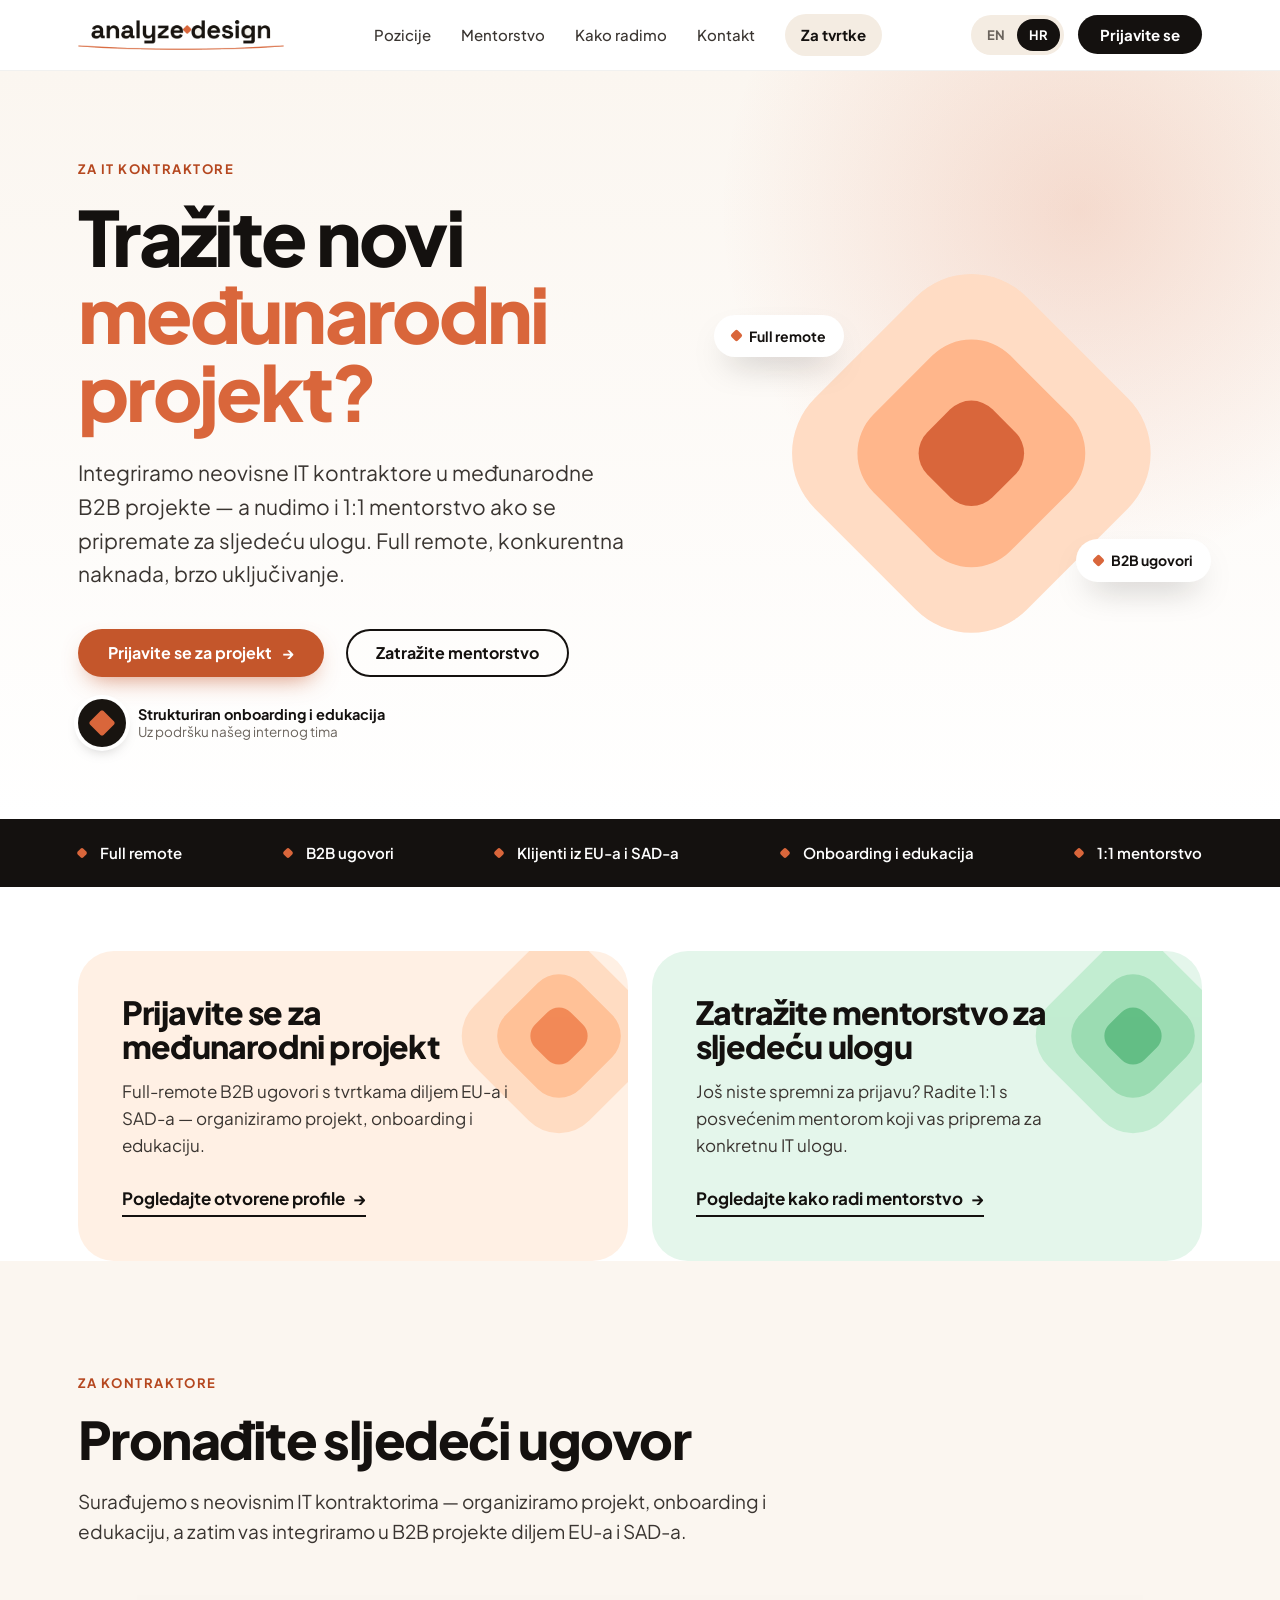
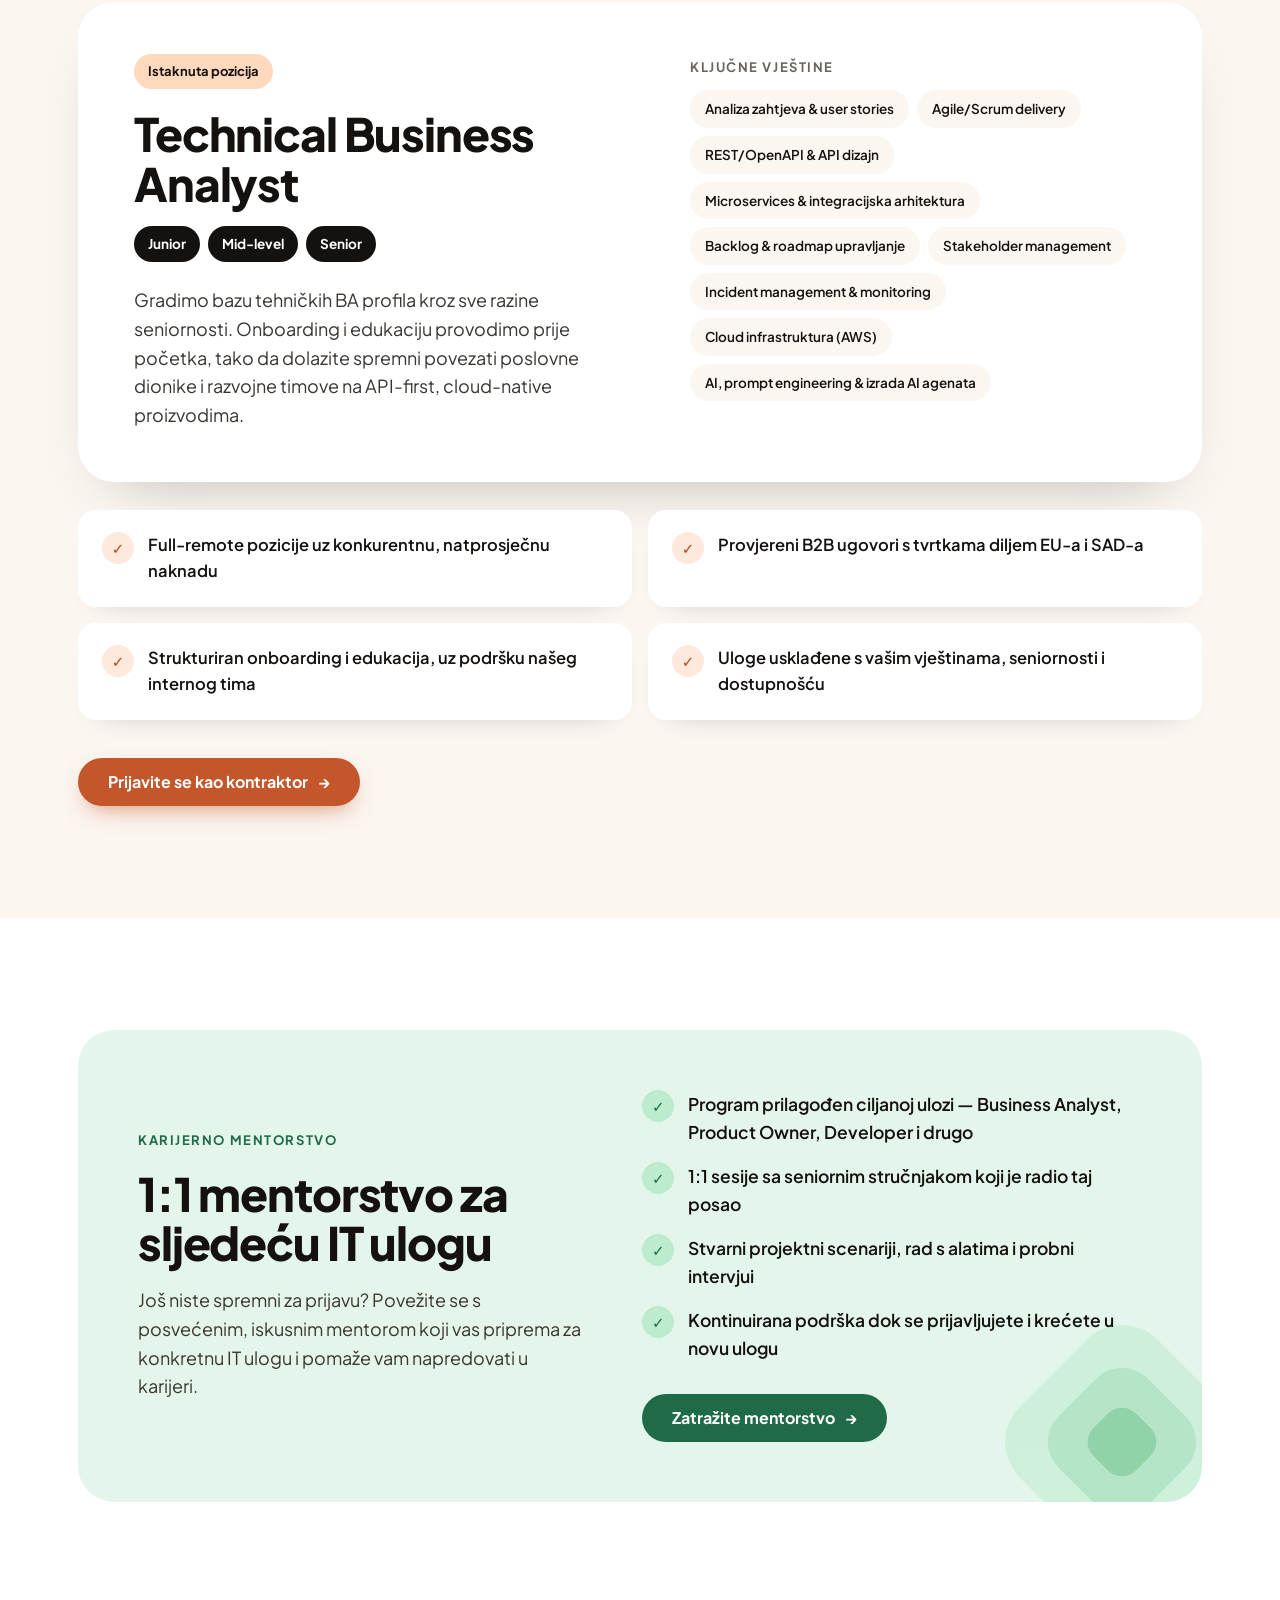
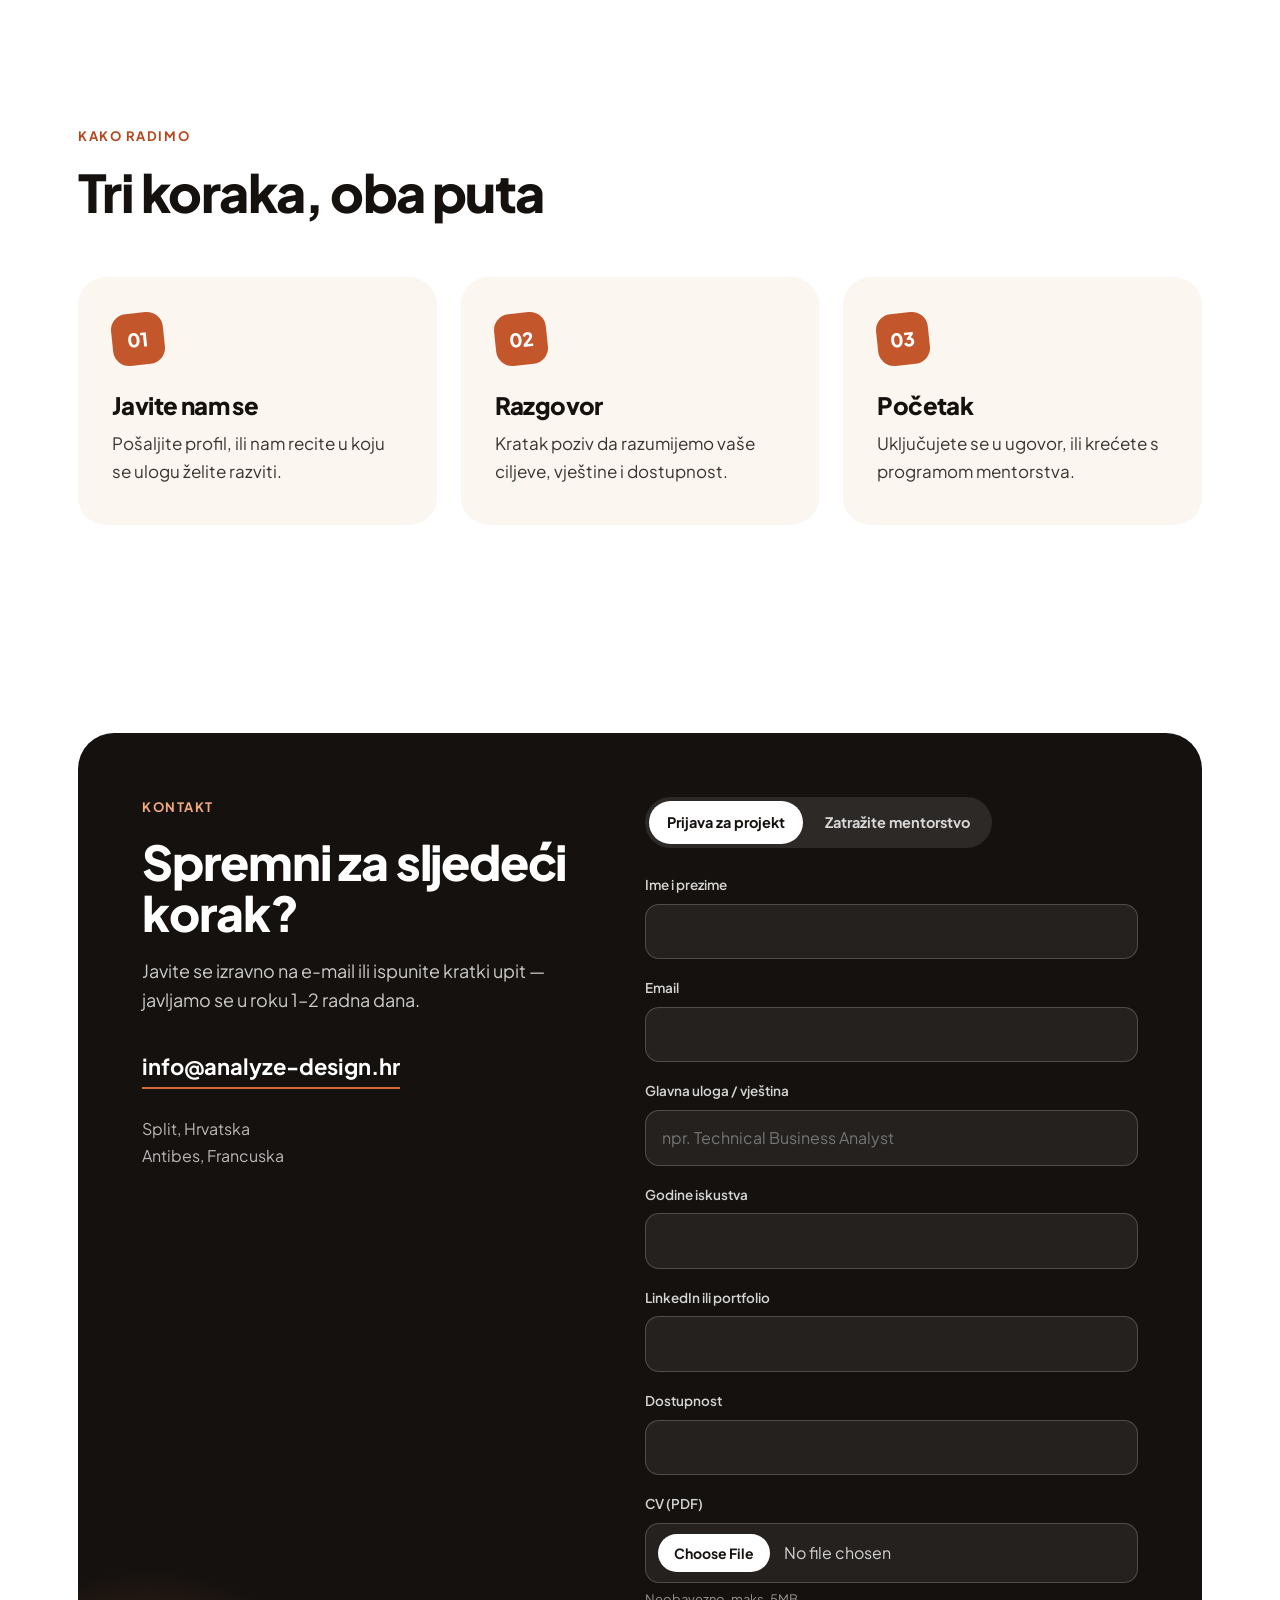
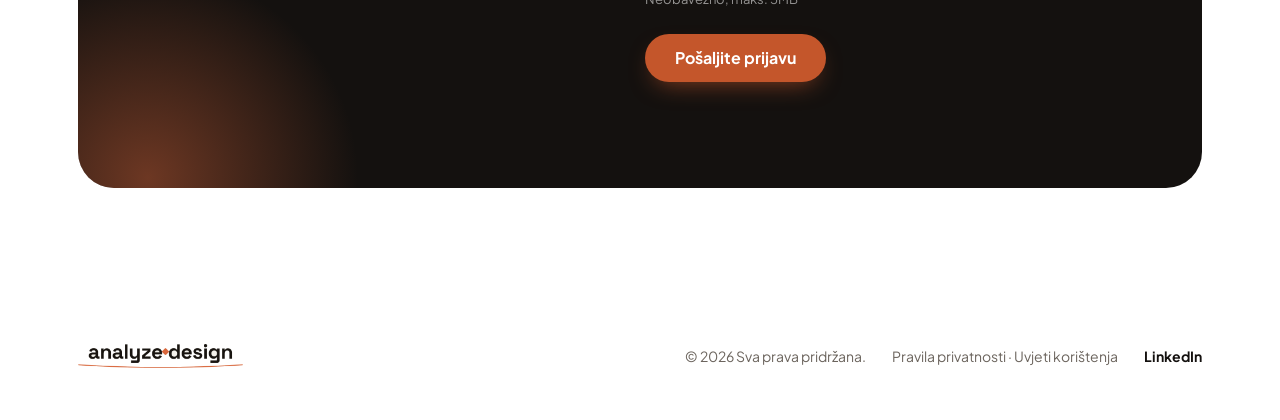
<file: hr/contractors.html>
<!DOCTYPE html>
<html lang="hr">
<head>
<meta charset="UTF-8">
<meta name="viewport" content="width=device-width, initial-scale=1.0">
<meta name="theme-color" content="#FBF6F0">
<title>Analyze Design — Međunarodni IT projekti i karijerno mentorstvo</title>
<meta name="description" content="Analyze Design — međunarodni B2B ugovori za IT stručnjake, plus 1:1 mentorstvo koje vas priprema za sljedeću ulogu.">
<link rel="canonical" href="https://analyze-design.hr/hr/contractors.html">
<link rel="alternate" hreflang="en" href="https://analyze-design.hr/contractors.html">
<link rel="alternate" hreflang="hr" href="https://analyze-design.hr/hr/contractors.html">
<link rel="alternate" hreflang="x-default" href="https://analyze-design.hr/contractors.html">
<meta property="og:type" content="website">
<meta property="og:site_name" content="Analyze Design">
<meta property="og:locale" content="hr_HR">
<meta property="og:url" content="https://analyze-design.hr/hr/contractors.html">
<meta property="og:title" content="Analyze Design — Međunarodni IT projekti i karijerno mentorstvo">
<meta property="og:description" content="Međunarodni B2B ugovori za IT stručnjake, plus 1:1 mentorstvo koje vas priprema za sljedeću ulogu.">
<meta property="og:image" content="https://analyze-design.hr/og-image.png">
<meta property="og:image:width" content="1200">
<meta property="og:image:height" content="630">
<meta name="twitter:card" content="summary_large_image">
<meta name="twitter:title" content="Analyze Design — Međunarodni IT projekti i karijerno mentorstvo">
<meta name="twitter:description" content="Međunarodni B2B ugovori za IT stručnjake, plus 1:1 mentorstvo koje vas priprema za sljedeću ulogu.">
<meta name="twitter:image" content="https://analyze-design.hr/og-image.png">
<link rel="icon" href="/favicon.ico" sizes="any">
<link rel="icon" type="image/png" sizes="16x16" href="/favicon-16x16.png">
<link rel="icon" type="image/png" sizes="32x32" href="/favicon-32x32.png">
<link rel="icon" type="image/png" sizes="192x192" href="/favicon-192x192.png">
<link rel="apple-touch-icon" sizes="180x180" href="/apple-touch-icon.png">
<link rel="preconnect" href="https://fonts.googleapis.com">
<link rel="preconnect" href="https://fonts.gstatic.com" crossorigin>
<link href="https://fonts.googleapis.com/css2?family=Plus+Jakarta+Sans:wght@400;500;600;700;800&display=swap" rel="stylesheet">
<script>document.documentElement.classList.add('js');</script>
<script type="application/ld+json">
{
  "@context": "https://schema.org/",
  "@type": "JobPosting",
  "title": "Technical Business Analyst",
  "description": "<p>Gradimo bazu tehničkih BA profila kroz sve razine seniornosti (Junior, Mid-level, Senior). Onboarding i edukaciju provodimo prije početka, tako da dolazite spremni povezati poslovne dionike i razvojne timove na API-first, cloud-native proizvodima.</p><p>Ključne vještine: Analiza zahtjeva &amp; user stories, Agile/Scrum delivery, REST/OpenAPI &amp; API dizajn, Microservices &amp; integracijska arhitektura, Backlog &amp; roadmap upravljanje, Stakeholder management, Incident management &amp; monitoring, Cloud infrastruktura (AWS), AI, prompt engineering &amp; izrada AI agenata.</p><p>Full-remote, konkurentna natprosječna naknada, strukturiran onboarding i kontinuirana podrška našeg internog tima.</p>",
  "identifier": {
    "@type": "PropertyValue",
    "name": "Analyze Design",
    "value": "technical-business-analyst"
  },
  "datePosted": "2026-09-17",
  "validThrough": "2027-09-17",
  "employmentType": ["CONTRACTOR"],
  "hiringOrganization": {
    "@type": "Organization",
    "name": "Analyze Design",
    "sameAs": "https://analyze-design.hr/",
    "logo": "https://analyze-design.hr/og-image.png"
  },
  "jobLocationType": "TELECOMMUTE",
  "applicantLocationRequirements": [
    { "@type": "Country", "name": "European Union" },
    { "@type": "Country", "name": "United States" }
  ],
  "experienceRequirements": "Otvoreno za Junior, Mid-level i Senior profile.",
  "skills": "Analiza zahtjeva, Agile/Scrum, REST/OpenAPI, Microservices, Backlog & roadmap upravljanje, Stakeholder management, Incident management, AWS, AI & prompt engineering",
  "directApply": true
}
</script>
<link rel="stylesheet" href="/styles.css">
</head>
<body>

<svg width="0" height="0" style="position:absolute" aria-hidden="true" focusable="false">
  <symbol id="stack" viewBox="0 0 200 200">
    <rect x="35" y="35" width="130" height="130" rx="34" transform="rotate(45 100 100)" style="fill:var(--c1)"/>
    <rect x="58" y="58" width="84" height="84" rx="24" transform="rotate(45 100 100)" style="fill:var(--c2)"/>
    <rect x="80" y="80" width="40" height="40" rx="13" transform="rotate(45 100 100)" style="fill:var(--c3)"/>
  </symbol>
</svg>

<header>
  <div class="nav">
    <a class="brand" href="index.html"><img class="brand-logo" src="/wordmark.png" alt="Analyze Design"></a>
    <nav class="links">
      <a href="#positions">Pozicije</a>
      <a href="#mentorship">Mentorstvo</a>
      <a href="#how-it-works">Kako radimo</a>
      <a href="#contact">Kontakt</a>
      <a class="cross-link" href="index.html">Za tvrtke</a>
    </nav>
    <div class="nav-right">
      <div class="lang-switch">
        <a href="../contractors.html">EN</a>
        <a class="active" href="contractors.html">HR</a>
      </div>
      <button class="btn btn-dark btn-sm nav-cta" type="button" onclick="goToTab('apply')">Prijavite se</button>
    </div>
    <button class="menu-toggle" type="button" aria-label="Izbornik" onclick="document.querySelector('nav.links').classList.toggle('open')">
      <span></span><span></span><span></span>
    </button>
  </div>
</header>

<main>

<section class="hero">
  <div class="hero-inner">
    <div>
      <p class="eyebrow">Za IT kontraktore</p>
      <h1>Tražite novi <em>međunarodni projekt?</em></h1>
      <p class="lead">Integriramo neovisne IT kontraktore u međunarodne B2B projekte — a nudimo i 1:1 mentorstvo ako se pripremate za sljedeću ulogu. Full remote, konkurentna naknada, brzo uključivanje.</p>
      <div class="hero-cta">
        <button class="btn btn-accent" type="button" onclick="goToTab('apply')">Prijavite se za projekt <span aria-hidden="true">→</span></button><button class="btn btn-ghost" type="button" onclick="goToTab('mentorship')">Zatražite mentorstvo</button>
        <div class="assure">
          <img src="/favicon-192x192.png" alt="" width="48" height="48">
          <div><strong>Strukturiran onboarding i edukacija</strong><span>Uz podršku našeg internog tima</span></div>
        </div>
      </div>
      
    </div>
    <div class="hero-art" aria-hidden="true">
      <svg class="stack" viewBox="0 0 200 200"><use href="#stack" style="--c1:#FFDCC4; --c2:#FFB68B; --c3:#D9663B"/></svg>
      <div class="chip c1"><i></i>Full remote</div>
      <div class="chip c2"><i></i>B2B ugovori</div>
    </div>
  </div>
</section>

<div class="strip">
  <div class="strip-inner">
    <span>Full remote</span><span>B2B ugovori</span><span>Klijenti iz EU-a i SAD-a</span><span>Onboarding i edukacija</span><span>1:1 mentorstvo</span>
  </div>
</div>

<section class="paths">
  <div class="paths-grid">
    <div class="path-card" style="background:#FFF0E4">
      <svg class="stack" viewBox="0 0 200 200" aria-hidden="true"><use href="#stack" style="--c1:#FFD9BD; --c2:#FFB98A; --c3:#F0783F"/></svg>
      <h3>Prijavite se za međunarodni projekt</h3>
      <p>Full-remote B2B ugovori s tvrtkama diljem EU-a i SAD-a — organiziramo projekt, onboarding i edukaciju.</p>
      <a class="link-arrow" href="#positions">Pogledajte otvorene profile <span aria-hidden="true">→</span></a>
    </div>
    <div class="path-card" style="background:#E4F6EB">
      <svg class="stack" viewBox="0 0 200 200" aria-hidden="true"><use href="#stack" style="--c1:#BDEBCD; --c2:#8FD8A9; --c3:#4DB574"/></svg>
      <h3>Zatražite mentorstvo za sljedeću ulogu</h3>
      <p>Još niste spremni za prijavu? Radite 1:1 s posvećenim mentorom koji vas priprema za konkretnu IT ulogu.</p>
      <a class="link-arrow" href="#mentorship">Pogledajte kako radi mentorstvo <span aria-hidden="true">→</span></a>
    </div>
  </div>
</section>

<section class="positions" id="positions">
  <div class="wrap">
    <div class="section-head reveal">
      <p class="eyebrow">Za kontraktore</p>
      <h2>Pronađite sljedeći ugovor</h2>
      <p>Surađujemo s neovisnim IT kontraktorima — organiziramo projekt, onboarding i edukaciju, a zatim vas integriramo u B2B projekte diljem EU-a i SAD-a.</p>
    </div>

    <div class="role-card reveal">
      <div>
        <span class="role-badge">Istaknuta pozicija</span>
        <h3>Technical Business Analyst</h3>
        <ul class="levels"><li>Junior</li><li>Mid-level</li><li>Senior</li></ul>
        <p class="role-desc">Gradimo bazu tehničkih BA profila kroz sve razine seniornosti. Onboarding i edukaciju provodimo prije početka, tako da dolazite spremni povezati poslovne dionike i razvojne timove na API-first, cloud-native proizvodima.</p>
      </div>
      <div class="role-skills">
        <h4>Ključne vještine</h4>
        <ul class="tags"><li>Analiza zahtjeva &amp; user stories</li><li>Agile/Scrum delivery</li><li>REST/OpenAPI &amp; API dizajn</li><li>Microservices &amp; integracijska arhitektura</li><li>Backlog &amp; roadmap upravljanje</li><li>Stakeholder management</li><li>Incident management &amp; monitoring</li><li>Cloud infrastruktura (AWS)</li><li>AI, prompt engineering &amp; izrada AI agenata</li></ul>
      </div>
    </div>

    <div class="benefits reveal">
      <div class="benefit">Full-remote pozicije uz konkurentnu, natprosječnu naknadu</div>
      <div class="benefit">Provjereni B2B ugovori s tvrtkama diljem EU-a i SAD-a</div>
      <div class="benefit">Strukturiran onboarding i edukacija, uz podršku našeg internog tima</div>
      <div class="benefit">Uloge usklađene s vašim vještinama, seniornosti i dostupnošću</div>
    </div>
    <button class="btn btn-accent" type="button" onclick="goToTab('apply')">Prijavite se kao kontraktor <span aria-hidden="true">→</span></button>
  </div>
</section>

<section class="mentorship" id="mentorship">
  <div class="wrap">
    <div class="mentor-card reveal">
      <svg class="stack" viewBox="0 0 200 200" aria-hidden="true"><use href="#stack" style="--c1:#BDEBCD; --c2:#8FD8A9; --c3:#4DB574"/></svg>
      <div>
        <p class="eyebrow">Karijerno mentorstvo</p>
        <h2>1:1 mentorstvo za sljedeću IT ulogu</h2>
        <p class="sub">Još niste spremni za prijavu? Povežite se s posvećenim, iskusnim mentorom koji vas priprema za konkretnu IT ulogu i pomaže vam napredovati u karijeri.</p>
      </div>
      <div>
        <ul class="mentor-list">
          <li>Program prilagođen ciljanoj ulozi — Business Analyst, Product Owner, Developer i drugo</li>
          <li>1:1 sesije sa seniornim stručnjakom koji je radio taj posao</li>
          <li>Stvarni projektni scenariji, rad s alatima i probni intervjui</li>
          <li>Kontinuirana podrška dok se prijavljujete i krećete u novu ulogu</li>
        </ul>
        <button class="btn btn-green" type="button" onclick="goToTab('mentorship')">Zatražite mentorstvo <span aria-hidden="true">→</span></button>
      </div>
    </div>
  </div>
</section>

<section class="process" id="how-it-works">
  <div class="wrap">
    <div class="section-head reveal">
      <p class="eyebrow">Kako radimo</p>
      <h2>Tri koraka, oba puta</h2>
    </div>
    <div class="steps">
      <div class="step reveal"><div class="num">01</div><h4>Javite nam se</h4><p>Pošaljite profil, ili nam recite u koju se ulogu želite razviti.</p></div>
      <div class="step reveal"><div class="num">02</div><h4>Razgovor</h4><p>Kratak poziv da razumijemo vaše ciljeve, vještine i dostupnost.</p></div>
      <div class="step reveal"><div class="num">03</div><h4>Početak</h4><p>Uključujete se u ugovor, ili krećete s programom mentorstva.</p></div>
    </div>
  </div>
</section>

<section class="contact" id="contact">
  <div class="wrap">
    <div class="contact-card">
      <div>
        <p class="eyebrow">Kontakt</p>
        <h2>Spremni za sljedeći korak?</h2>
        <p class="sub">Javite se izravno na e-mail ili ispunite kratki upit — javljamo se u roku 1–2 radna dana.</p>
        <a class="email" href="mailto:info@analyze-design.hr">info@analyze-design.hr</a>
        <div class="loc">Split, Hrvatska<br>Antibes, Francuska</div>
      </div>
      <div class="form-col">
        <div class="contact-tabs">
          <button type="button" data-tab="apply">Prijava za projekt</button>
          <button type="button" data-tab="mentorship">Zatražite mentorstvo</button>
        </div>

        <form id="form-apply" data-type="apply" data-lang="hr" enctype="multipart/form-data">
          <div class="field"><label for="k-name">Ime i prezime</label><input type="text" id="k-name" name="name" required></div>
          <div class="field"><label for="k-email">Email</label><input type="email" id="k-email" name="email" required></div>
          <div class="field"><label for="k-role">Glavna uloga / vještina</label><input type="text" id="k-role" name="role" placeholder="npr. Technical Business Analyst" required></div>
          <div class="field"><label for="k-experience">Godine iskustva</label><input type="text" id="k-experience" name="experience"></div>
          <div class="field"><label for="k-link">LinkedIn ili portfolio</label><input type="text" id="k-link" name="link"></div>
          <div class="field"><label for="k-availability">Dostupnost</label><input type="text" id="k-availability" name="availability"></div>
          <div class="field"><label for="k-cv">CV (PDF)</label><input type="file" id="k-cv" name="cv" accept="application/pdf"><span class="hint">Neobavezno, maks. 5MB</span></div>
          <input class="hp-field" type="text" name="website" tabindex="-1" autocomplete="off" aria-hidden="true">
          <button type="submit" class="btn btn-accent">Pošaljite prijavu</button>
          <p class="form-status" aria-live="polite"></p>
        </form>

        <form id="form-mentorship" class="form-mentorship hidden" data-type="mentorship" data-lang="hr" enctype="multipart/form-data">
          <div class="field"><label for="m-name">Ime i prezime</label><input type="text" id="m-name" name="name" required></div>
          <div class="field"><label for="m-email">Email</label><input type="email" id="m-email" name="email" required></div>
          <div class="field"><label for="m-role">Ciljana uloga</label><input type="text" id="m-role" name="role" placeholder="npr. Business Analyst" required></div>
          <div class="field"><label for="m-level">Trenutna razina</label><input type="text" id="m-level" name="level" placeholder="npr. Junior"></div>
          <div class="field"><label for="m-message">Što želite postići?</label><textarea id="m-message" name="message"></textarea></div>
          <div class="field"><label for="m-cv">CV (PDF)</label><input type="file" id="m-cv" name="cv" accept="application/pdf"><span class="hint">Neobavezno, maks. 5MB</span></div>
          <input class="hp-field" type="text" name="website" tabindex="-1" autocomplete="off" aria-hidden="true">
          <button type="submit" class="btn btn-green">Pošaljite upit</button>
          <p class="form-status" aria-live="polite"></p>
        </form>
      </div>
    </div>
  </div>
</section>

</main>

<footer>
  <div class="wrap foot">
    <a class="brand" href="index.html"><img class="brand-logo" src="/wordmark.png" alt="Analyze Design"></a>
    <div class="foot-meta">
      <span>&copy; <span id="year"></span> Sva prava pridržana.</span>
      <span>Pravila privatnosti · Uvjeti korištenja</span>
      <a class="foot-link" href="https://www.linkedin.com/company/analyze-design-hr/" target="_blank" rel="noopener">LinkedIn</a>
    </div>
  </div>
</footer>

<script>
  document.getElementById('year').textContent = new Date().getFullYear();
  function selectTab(tab){
    document.querySelectorAll('.contact-tabs button').forEach(function(btn){
      btn.classList.toggle('active', btn.getAttribute('data-tab') === tab);
    });
    document.getElementById('form-apply').classList.toggle('hidden', tab !== 'apply');
    document.getElementById('form-mentorship').classList.toggle('hidden', tab !== 'mentorship');
  }
  document.querySelectorAll('.contact-tabs button').forEach(function(btn){
    btn.addEventListener('click', function(){ selectTab(btn.getAttribute('data-tab')); });
  });
  function goToTab(tab){
    selectTab(tab);
    document.getElementById('contact').scrollIntoView({behavior:'smooth'});
  }
  selectTab('apply');
  (function(){
    var els = document.querySelectorAll('.reveal');
    if (!('IntersectionObserver' in window)) { els.forEach(function(el){ el.classList.add('in'); }); return; }
    var io = new IntersectionObserver(function(entries){
      entries.forEach(function(e){ if (e.isIntersecting) { e.target.classList.add('in'); io.unobserve(e.target); } });
    }, { threshold: 0.12 });
    els.forEach(function(el){ io.observe(el); });
  })();
</script>
<script src="/contact-form.js"></script>

</body>
</html>
</file>
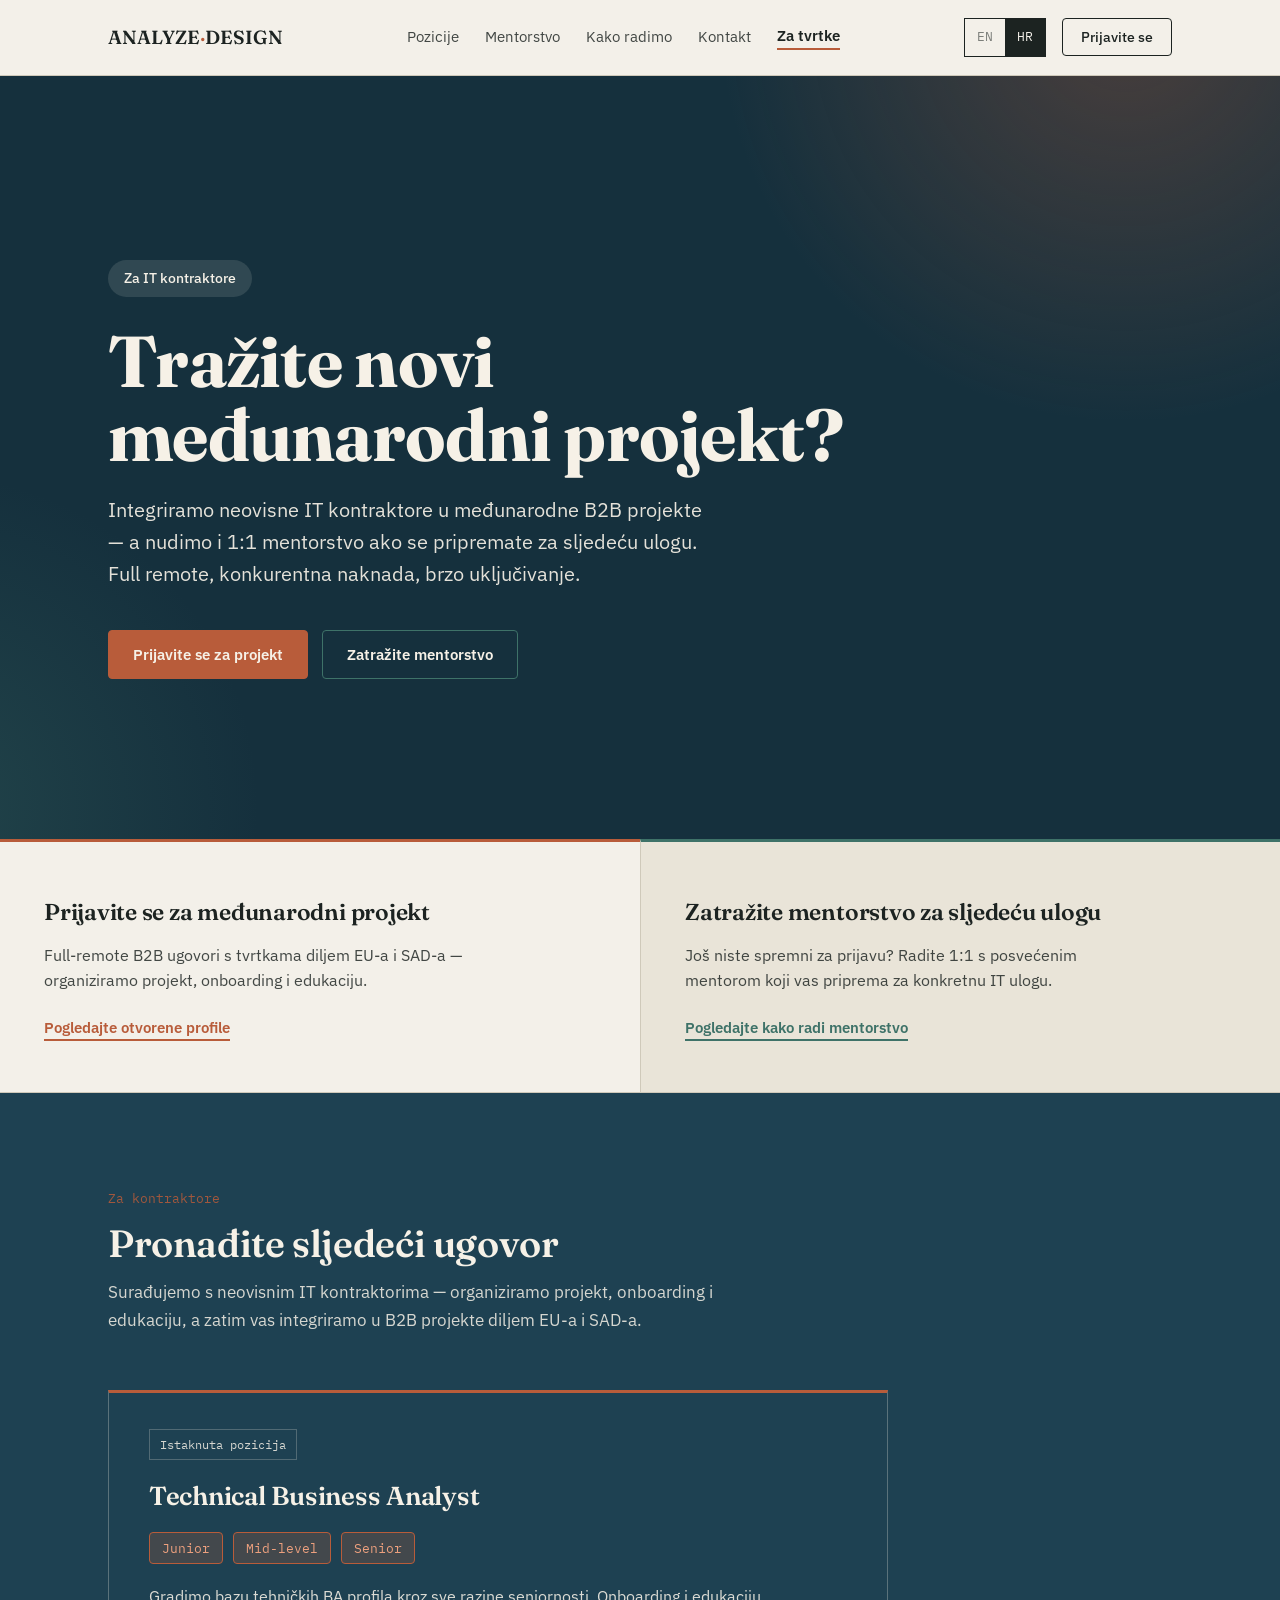
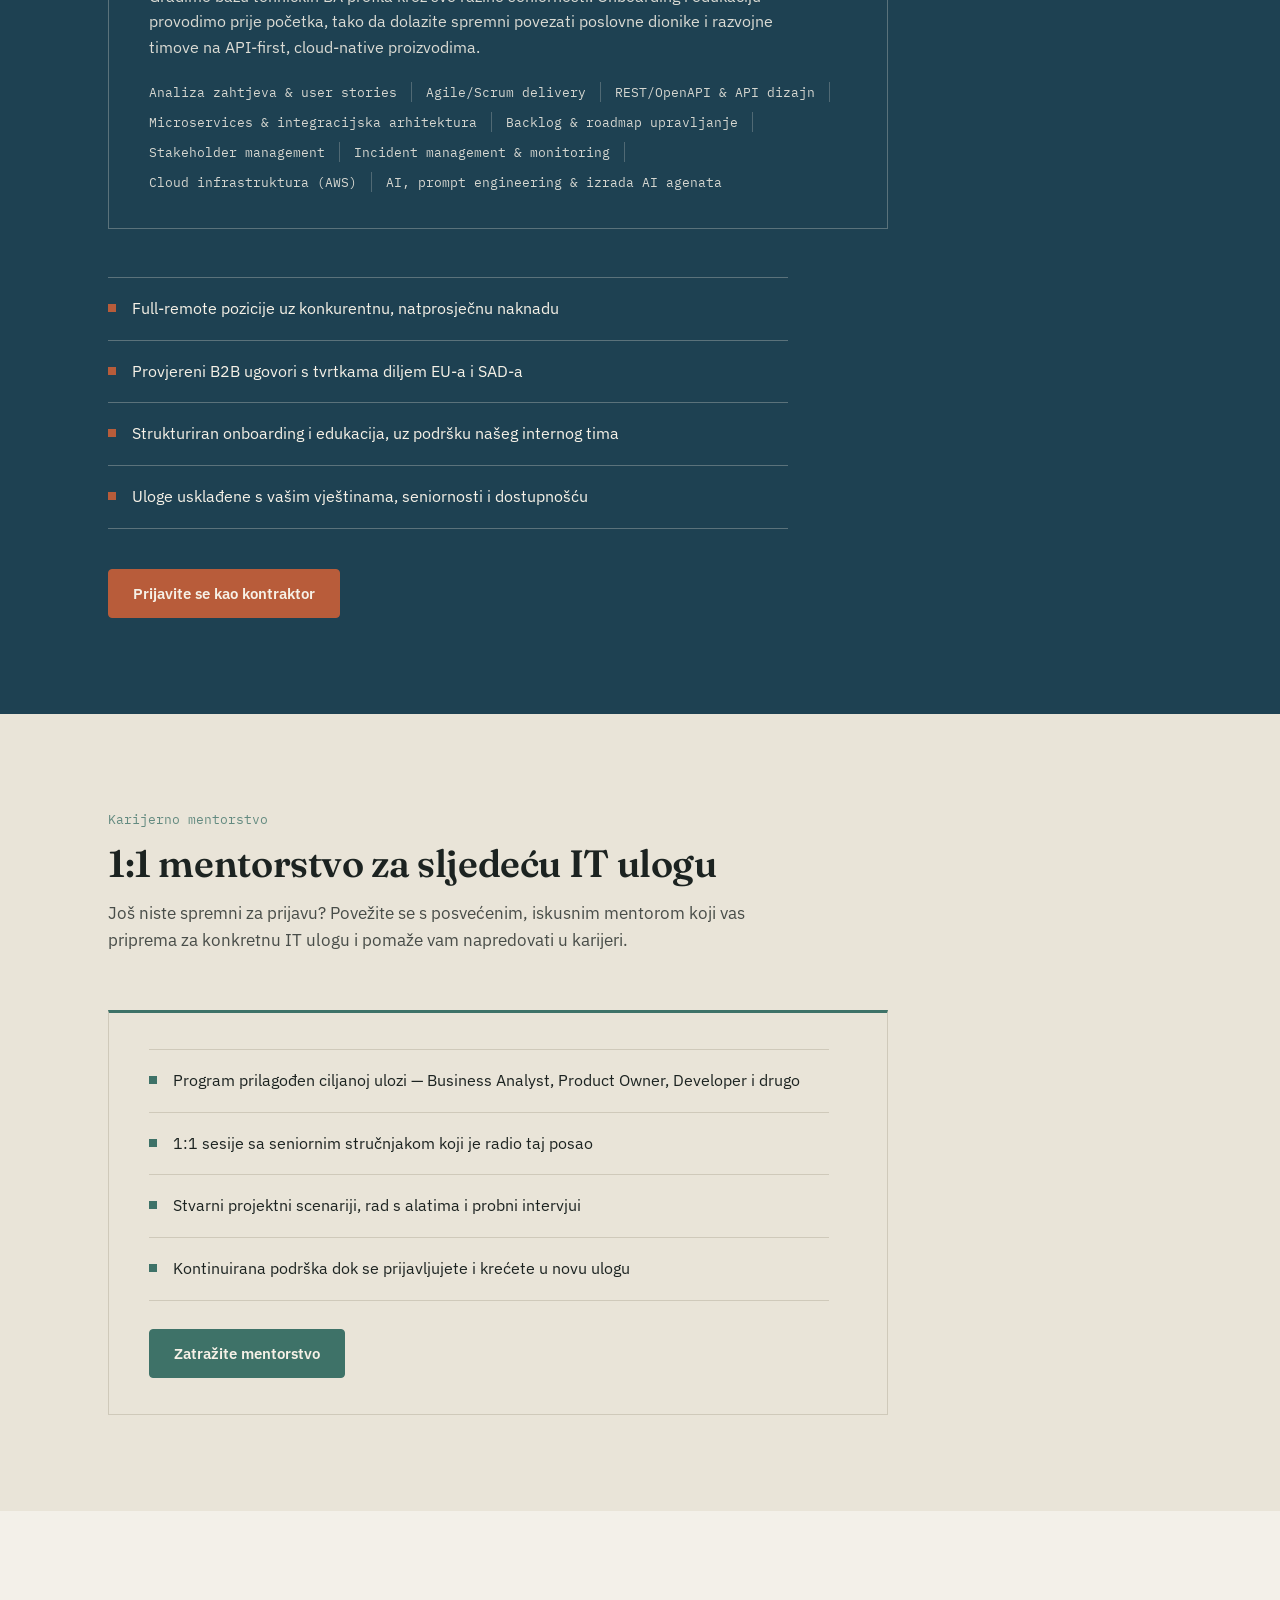
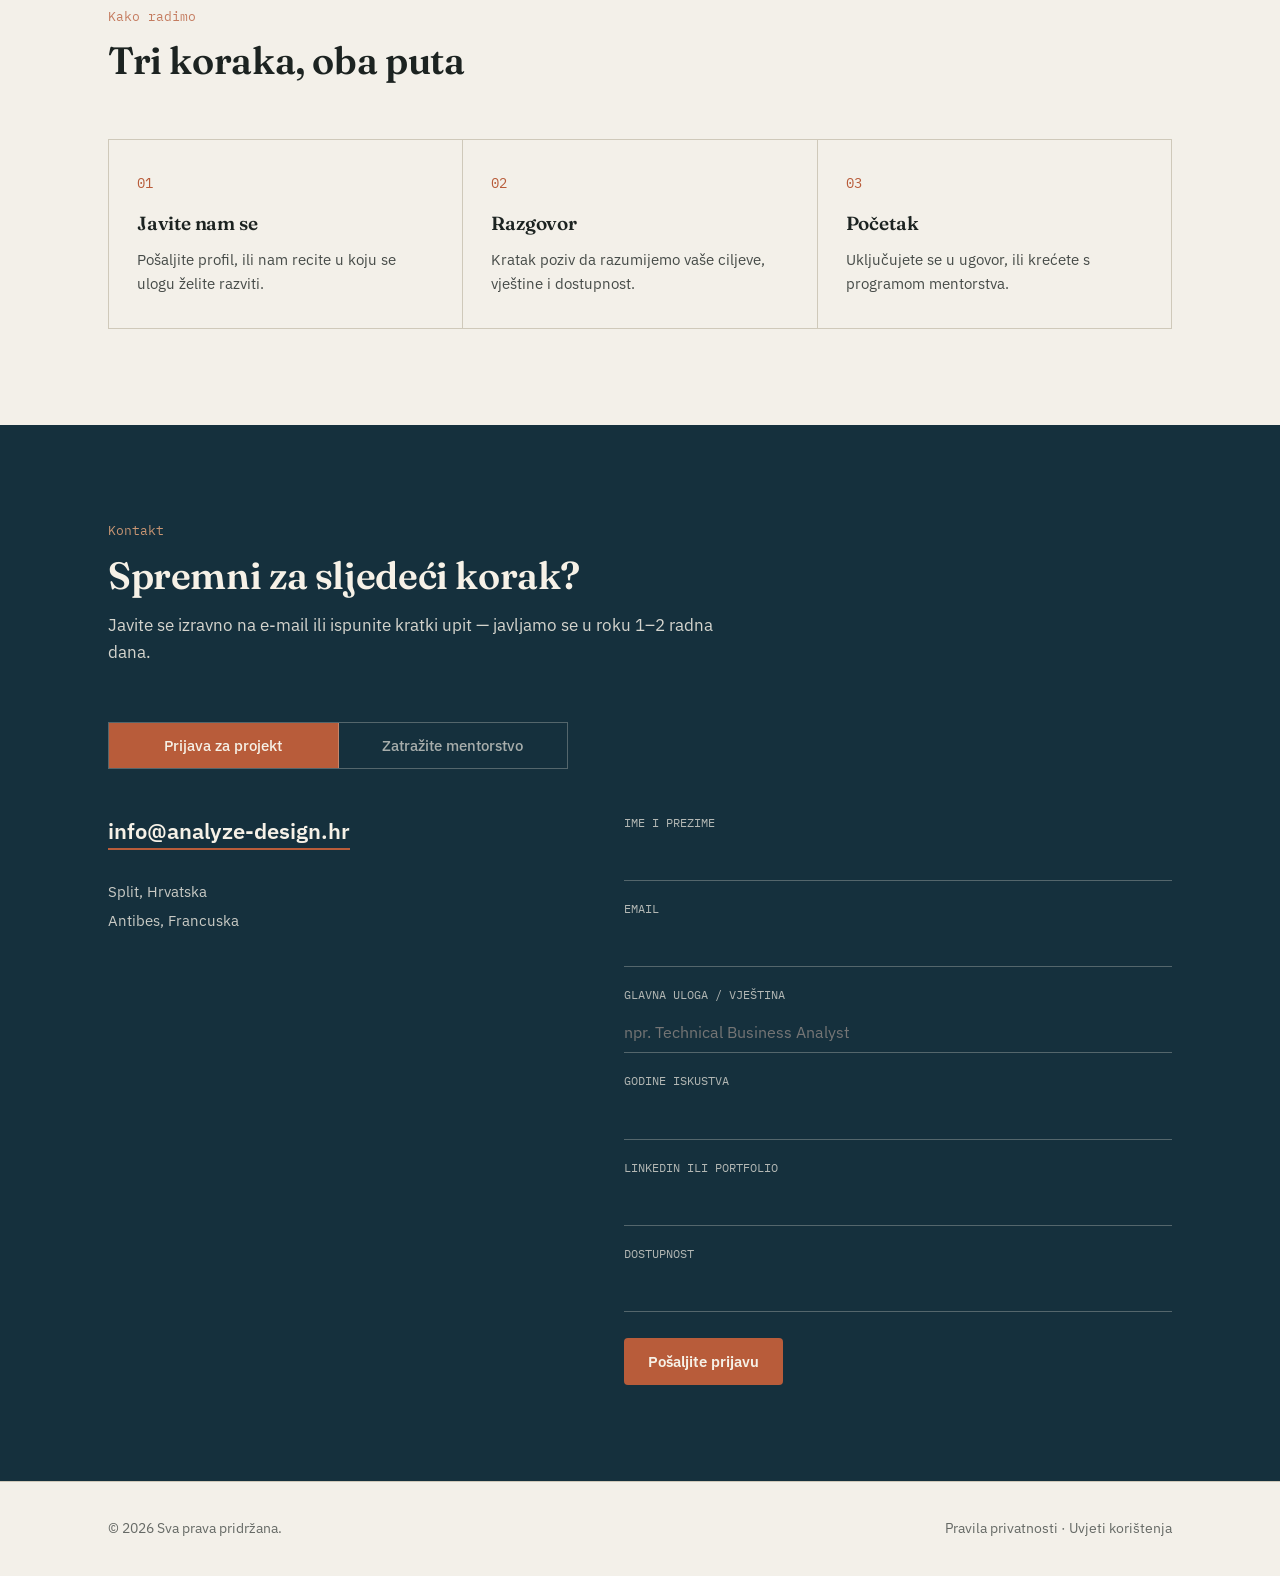
<file: hr/hr-contractors.html>
<!DOCTYPE html>
<html lang="hr">
<head>
<meta charset="UTF-8">
<meta name="viewport" content="width=device-width, initial-scale=1.0">
<title>Analyze Design — Međunarodni IT projekti i karijerno mentorstvo</title>
<meta name="description" content="Analyze Design — međunarodni B2B ugovori za IT stručnjake, plus 1:1 mentorstvo koje vas priprema za sljedeću ulogu.">
<link rel="canonical" href="https://analyze-design.hr/hr/contractors.html">
<link rel="alternate" hreflang="en" href="https://analyze-design.hr/contractors.html">
<link rel="alternate" hreflang="hr" href="https://analyze-design.hr/hr/contractors.html">
<link rel="alternate" hreflang="x-default" href="https://analyze-design.hr/contractors.html">
<meta property="og:type" content="website">
<meta property="og:site_name" content="Analyze Design">
<meta property="og:locale" content="hr_HR">
<meta property="og:url" content="https://analyze-design.hr/hr/contractors.html">
<meta property="og:title" content="Analyze Design — Međunarodni IT projekti i karijerno mentorstvo">
<meta property="og:description" content="Međunarodni B2B ugovori za IT stručnjake, plus 1:1 mentorstvo koje vas priprema za sljedeću ulogu.">
<meta property="og:image" content="https://analyze-design.hr/og-image.png">
<meta property="og:image:width" content="1200">
<meta property="og:image:height" content="630">
<meta name="twitter:card" content="summary_large_image">
<meta name="twitter:title" content="Analyze Design — Međunarodni IT projekti i karijerno mentorstvo">
<meta name="twitter:description" content="Međunarodni B2B ugovori za IT stručnjake, plus 1:1 mentorstvo koje vas priprema za sljedeću ulogu.">
<meta name="twitter:image" content="https://analyze-design.hr/og-image.png">
<link rel="icon" href="data:image/svg+xml,%3Csvg xmlns='http://www.w3.org/2000/svg' viewBox='0 0 100 100'%3E%3Crect width='100' height='100' fill='%2315303D'/%3E%3Cpath d='M20 20 L20 80 M20 20 L80 20' stroke='%23F6F1E7' stroke-width='6' fill='none'/%3E%3C/svg%3E">
<link rel="preconnect" href="https://fonts.googleapis.com">
<link rel="preconnect" href="https://fonts.gstatic.com" crossorigin>
<link href="https://fonts.googleapis.com/css2?family=Fraunces:opsz,wght@9..144,500;9..144,600;9..144,700&family=IBM+Plex+Mono:wght@400;500&family=IBM+Plex+Sans:wght@400;500;600;700&display=swap" rel="stylesheet">
<style>
  :root{
    --ink:#1C2321; --paper:#F3F0E9; --paper-2:#E9E4D8;
    --blueprint:#15303D; --blueprint-2:#1E4152;
    --line:#CFC9BA; --line-on-blue:rgba(246,241,231,0.28);
    --rust:#B85C3A; --rust-dark:#95452A;
    --teal:#3E7268; --teal-dark:#2C5148;
    --cream:#F6F1E7; --max:1120px;
  }
  *{box-sizing:border-box;}
  html{scroll-behavior:smooth;}
  body{margin:0; background:var(--paper); color:var(--ink); font-family:'IBM Plex Sans', sans-serif; font-size:16px; line-height:1.6; -webkit-font-smoothing:antialiased;}
  a{color:inherit;}
  h1,h2,h3,h4{font-family:'Fraunces', Georgia, serif; font-weight:600; letter-spacing:-0.01em;}
  .mono{font-family:'IBM Plex Mono', monospace;}
  .wrap{max-width:var(--max); margin:0 auto; padding:0 28px;}

  header{position:sticky; top:0; z-index:50; background:var(--paper); border-bottom:1px solid var(--line);}
  .nav{display:flex; align-items:center; justify-content:space-between; padding:18px 28px; max-width:var(--max); margin:0 auto; gap:20px; flex-wrap:wrap; position:relative;}
  .brand{font-family:'Fraunces', serif; font-weight:600; font-size:19px; white-space:nowrap; text-decoration:none; color:var(--ink);}
  .brand span{color:var(--rust);}
  nav.links{display:flex; gap:26px; align-items:center;}
  nav.links a{text-decoration:none; font-size:15px; color:var(--ink); opacity:0.82; white-space:nowrap;}
  nav.links a:hover{opacity:1;}
  nav.links a.cross-link{opacity:1; font-weight:600; border-bottom:2px solid var(--rust);}
  .nav-right{display:flex; align-items:center; gap:16px;}
  .nav-cta{border-radius:4px; border:1px solid var(--ink); padding:9px 18px; text-decoration:none; font-size:14px; font-weight:500; white-space:nowrap; background:none; cursor:pointer; font-family:'IBM Plex Sans', sans-serif; color:var(--ink);}
  .nav-cta:hover{background:var(--ink); color:var(--paper);}
  .lang-switch{display:flex; border:1px solid var(--ink); font-family:'IBM Plex Mono', monospace; font-size:13px;}
  .lang-switch a{padding:8px 12px; text-decoration:none; color:var(--ink); opacity:0.55;}
  .lang-switch a.active{opacity:1; background:var(--ink); color:var(--paper);}
  .menu-toggle{display:none; background:none; border:1px solid var(--ink); border-radius:4px; padding:9px 10px; cursor:pointer; flex-direction:column; gap:4px;}
  .menu-toggle span{display:block; width:18px; height:2px; background:var(--ink);}

  .hero{background:var(--blueprint); color:var(--cream); position:relative; overflow:hidden;
    background-image:
      radial-gradient(680px circle at 88% -8%, rgba(184,92,58,0.32), transparent 60%),
      radial-gradient(560px circle at -6% 96%, rgba(62,114,104,0.30), transparent 60%);
  }
  .hero-inner{max-width:var(--max); margin:0 auto; padding:88px 28px 0; position:relative;}
  .hero-tag{display:inline-block; font-size:13.5px; font-weight:500; color:var(--cream); background:rgba(246,241,231,0.12); padding:8px 16px; border-radius:999px; margin:0 0 28px;}
  .hero h1{font-size:clamp(40px, 6.6vw, 72px); line-height:1.02; margin:0 0 22px; font-weight:700; letter-spacing:-0.01em; max-width:760px;}
  .hero p.lead{font-size:clamp(17px, 2vw, 20px); max-width:600px; opacity:0.92; margin:0 0 40px;}
  .hero-ctas{display:flex; gap:14px; flex-wrap:wrap; margin-bottom:64px;}
  .btn-primary{border-radius:4px; background:var(--rust); color:var(--cream); border:1px solid var(--rust); padding:14px 24px; text-decoration:none; font-weight:600; font-size:15px; display:inline-block; cursor:pointer; font-family:'IBM Plex Sans', sans-serif;}
  .btn-primary:hover{background:var(--rust-dark); border-color:var(--rust-dark);}
  .btn-teal{border-radius:4px; background:transparent; color:var(--cream); border:1px solid var(--teal); padding:14px 24px; text-decoration:none; font-weight:600; font-size:15px; display:inline-block; cursor:pointer; font-family:'IBM Plex Sans', sans-serif;}
  .btn-teal:hover{background:var(--teal); border-color:var(--teal);}
  .btn-teal-solid{border-radius:4px; background:var(--teal); color:var(--cream); border:1px solid var(--teal); padding:14px 24px; text-decoration:none; font-weight:600; font-size:15px; display:inline-block; cursor:pointer; font-family:'IBM Plex Sans', sans-serif;}
  .btn-teal-solid:hover{background:var(--teal-dark); border-color:var(--teal-dark);}

  .paths{padding:0;}
  .paths-grid{display:grid; grid-template-columns:1fr 1fr; border-top:1px solid var(--line); border-bottom:1px solid var(--line); margin-top:-1px;}
  .path-card{padding:52px 44px; border-left:1px solid var(--line);}
  .path-card:first-child{border-left:none;}
  .path-card.apply{border-top:3px solid var(--rust);}
  .path-card.mentorship{border-top:3px solid var(--teal);}
  .path-card h3{font-size:23px; margin:0 0 12px;}
  .path-card p{font-size:15.5px; opacity:0.82; margin:0 0 22px; max-width:420px;}
  .path-link{text-decoration:none; font-weight:600; font-size:15px; border-bottom:2px solid currentColor; padding-bottom:2px;}
  .path-card.apply .path-link{color:var(--rust);}
  .path-card.mentorship .path-link{color:var(--teal);}

  section{padding:96px 0;}
  .section-head{max-width:640px; margin-bottom:56px;}
  .section-head .kicker{font-family:'IBM Plex Mono', monospace; font-size:13px; color:var(--rust); margin:0 0 12px;}
  .section-head .kicker.teal{color:var(--teal);}
  .section-head h2{font-size:clamp(28px,4vw,38px); margin:0 0 14px; line-height:1.14;}
  .section-head p{font-size:17px; opacity:0.78; margin:0;}

  .positions{background:var(--blueprint-2); color:var(--cream);}
  .positions .section-head p{opacity:0.85;}
  .featured-role{border:1px solid var(--line-on-blue); border-top:3px solid var(--rust); padding:36px 40px; max-width:780px; margin-bottom:48px;}
  .role-badge{display:inline-block; font-family:'IBM Plex Mono', monospace; font-size:12px; border:1px solid var(--line-on-blue); padding:5px 10px; margin-bottom:16px; opacity:0.85;}
  .featured-role h3{font-size:26px; margin:0 0 14px;}
  .level-tags{display:flex; gap:10px; flex-wrap:wrap; margin-bottom:20px;}
  .level-tags span{border-radius:4px; font-family:'IBM Plex Mono', monospace; font-size:12.5px; border:1px solid var(--rust); color:#EDA07E; background:rgba(184,92,58,0.24); padding:5px 12px;}
  .featured-role .role-desc{font-size:16px; opacity:0.88; margin:0 0 22px; max-width:640px;}
  .featured-role .tags span{border-right-color:var(--line-on-blue); opacity:0.85;}
  .tags{display:flex; flex-wrap:wrap; gap:10px 0;}
  .tags span{font-family:'IBM Plex Mono', monospace; font-size:12.5px; padding-right:14px; margin-right:14px; border-right:1px solid var(--line); opacity:0.75;}
  .tags span:last-child{border-right:none; margin-right:0; padding-right:0;}
  .benefits{border-top:1px solid var(--line-on-blue); max-width:680px; margin-bottom:40px;}
  .benefits div{display:flex; gap:16px; align-items:baseline; padding:18px 0; border-bottom:1px solid var(--line-on-blue); font-size:16px;}
  .benefits div::before{content:""; width:8px; height:8px; flex:0 0 auto; background:var(--rust); transform:translateY(-2px);}

  .mentorship{background:var(--paper-2);}
  .mentorship-card{border:1px solid var(--line); border-top:3px solid var(--teal); padding:36px 40px; max-width:780px;}
  .benefits-light{border-top:1px solid var(--line); max-width:680px; margin-bottom:28px;}
  .benefits-light div{display:flex; gap:16px; align-items:baseline; padding:18px 0; border-bottom:1px solid var(--line); font-size:16px;}
  .benefits-light div::before{content:""; width:8px; height:8px; flex:0 0 auto; background:var(--teal); transform:translateY(-2px);}

  .process{background:var(--paper);}
  .steps{display:grid; grid-template-columns:repeat(3,1fr); gap:1px; background:var(--line); border:1px solid var(--line);}
  .step{background:var(--paper); padding:32px 28px;}
  .step .num{font-family:'IBM Plex Mono', monospace; font-size:14px; color:var(--rust); margin-bottom:14px;}
  .step h4{margin:0 0 10px; font-size:19px;}
  .step p{margin:0; font-size:15px; opacity:0.8;}

  .contact{background:var(--blueprint); color:var(--cream);}
  .contact .section-head p{opacity:0.85;}
  .contact .section-head .kicker{color:#E9A87E;}
  .contact-tabs{display:flex; gap:0; margin-bottom:44px; border:1px solid var(--line-on-blue); max-width:460px;}
  .contact-tabs button{flex:1; background:none; border:none; color:var(--cream); opacity:0.65; font-family:'IBM Plex Sans', sans-serif; font-size:15px; font-weight:500; padding:13px 16px; cursor:pointer; border-right:1px solid var(--line-on-blue);}
  .contact-tabs button:last-child{border-right:none;}
  .contact-tabs button.active{opacity:1;}
  .contact-tabs button[data-tab="apply"].active{background:var(--rust);}
  .contact-tabs button[data-tab="mentorship"].active{background:var(--teal);}
  .contact-grid{display:grid; grid-template-columns:1fr 1.2fr; gap:60px;}
  .contact-info a.email{display:inline-block; font-size:22px; font-weight:600; text-decoration:none; border-bottom:2px solid var(--rust); margin-bottom:28px;}
  .contact-info .loc{opacity:0.8; font-size:15px; line-height:1.9;}
  form{display:flex; flex-direction:column; gap:18px;}
  form.hidden{display:none;}
  .field label{display:block; font-family:'IBM Plex Mono', monospace; font-size:12px; opacity:0.7; margin-bottom:8px;}
  .field input, .field textarea{width:100%; background:transparent; border:none; border-bottom:1px solid var(--line-on-blue); color:var(--cream); font-family:'IBM Plex Sans', sans-serif; font-size:16px; padding:10px 0; outline:none;}
  .field input:focus, .field textarea:focus{border-bottom-color:var(--cream);}
  .field textarea{resize:vertical; min-height:90px;}
  form .btn-primary{align-self:flex-start; border:none; margin-top:8px;}
  form.form-mentorship .btn-primary{background:var(--teal); border-color:var(--teal);}
  form.form-mentorship .btn-primary:hover{background:var(--teal-dark); border-color:var(--teal-dark);}

  footer{padding:36px 0; border-top:1px solid var(--line);}
  .foot-inner{display:flex; justify-content:space-between; flex-wrap:wrap; gap:12px; font-size:13.5px; opacity:0.65;}

  :is(a,button):focus-visible{outline:2px solid var(--rust); outline-offset:3px;}

  @media (max-width:820px){
    .menu-toggle{display:flex;}
    nav.links{display:none; position:absolute; top:100%; left:0; right:0; background:var(--paper); border-bottom:1px solid var(--line); flex-direction:column; align-items:flex-start; padding:20px 28px; gap:18px; z-index:60;}
    nav.links.open{display:flex;}
    .paths-grid{grid-template-columns:1fr;}
    .path-card{border-left:none; border-top:3px solid; padding:40px 4px;}
    .path-card.apply{border-top:3px solid var(--rust);}
    .path-card.mentorship{border-top:3px solid var(--teal);}
    .service-row{grid-template-columns:1fr; gap:14px;}
    .steps{grid-template-columns:1fr;}
    .contact-grid{grid-template-columns:1fr; gap:44px;}
    .nav{padding:16px 20px;}
  }
  @media (prefers-reduced-motion: reduce){ html{scroll-behavior:auto;} }
</style>
</head>
<body>

<header>
  <div class="nav">
    <a class="brand" href="index.html">ANALYZE<span>·</span>DESIGN</a>
    <nav class="links">
      <a href="#positions">Pozicije</a>
      <a href="#mentorship">Mentorstvo</a>
      <a href="#how-it-works">Kako radimo</a>
      <a href="#contact">Kontakt</a>
      <a class="cross-link" href="index.html">Za tvrtke</a>
    </nav>
    <div class="nav-right">
      <div class="lang-switch">
        <a href="../contractors.html">EN</a>
        <a class="active" href="contractors.html">HR</a>
      </div>
      <button class="nav-cta" type="button" onclick="goToTab('apply')">Prijavite se</button>
    </div>
    <button class="menu-toggle" type="button" aria-label="Izbornik" onclick="document.querySelector('nav.links').classList.toggle('open')">
      <span></span><span></span><span></span>
    </button>
  </div>
</header>

<section class="hero">
  <div class="hero-inner">
    <p class="hero-tag">Za IT kontraktore</p>
    <h1>Tražite novi međunarodni projekt?</h1>
    <p class="lead">Integriramo neovisne IT kontraktore u međunarodne B2B projekte — a nudimo i 1:1 mentorstvo ako se pripremate za sljedeću ulogu. Full remote, konkurentna naknada, brzo uključivanje.</p>
    <div class="hero-ctas">
      <button class="btn-primary" type="button" onclick="goToTab('apply')">Prijavite se za projekt</button>
      <button class="btn-teal" type="button" onclick="goToTab('mentorship')">Zatražite mentorstvo</button>
    </div>
  </div>
</section>

<section class="paths">
  <div class="paths-grid">
    <div class="path-card apply">
      <h3>Prijavite se za međunarodni projekt</h3>
      <p>Full-remote B2B ugovori s tvrtkama diljem EU-a i SAD-a — organiziramo projekt, onboarding i edukaciju.</p>
      <a class="path-link" href="#positions">Pogledajte otvorene profile</a>
    </div>
    <div class="path-card mentorship">
      <h3>Zatražite mentorstvo za sljedeću ulogu</h3>
      <p>Još niste spremni za prijavu? Radite 1:1 s posvećenim mentorom koji vas priprema za konkretnu IT ulogu.</p>
      <a class="path-link" href="#mentorship">Pogledajte kako radi mentorstvo</a>
    </div>
  </div>
</section>

<section class="positions" id="positions">
  <div class="wrap">
    <div class="section-head">
      <p class="kicker">Za kontraktore</p>
      <h2>Pronađite sljedeći ugovor</h2>
      <p>Surađujemo s neovisnim IT kontraktorima — organiziramo projekt, onboarding i edukaciju, a zatim vas integriramo u B2B projekte diljem EU-a i SAD-a.</p>
    </div>

    <div class="featured-role">
      <span class="role-badge mono">Istaknuta pozicija</span>
      <h3>Technical Business Analyst</h3>
      <div class="level-tags"><span>Junior</span><span>Mid-level</span><span>Senior</span></div>
      <p class="role-desc">Gradimo bazu tehničkih BA profila kroz sve razine seniornosti. Onboarding i edukaciju provodimo prije početka, tako da dolazite spremni povezati poslovne dionike i razvojne timove na API-first, cloud-native proizvodima.</p>
      <div class="tags">
        <span>Analiza zahtjeva & user stories</span><span>Agile/Scrum delivery</span><span>REST/OpenAPI & API dizajn</span><span>Microservices & integracijska arhitektura</span><span>Backlog & roadmap upravljanje</span><span>Stakeholder management</span><span>Incident management & monitoring</span><span>Cloud infrastruktura (AWS)</span><span>AI, prompt engineering & izrada AI agenata</span>
      </div>
    </div>

    <div class="benefits">
      <div>Full-remote pozicije uz konkurentnu, natprosječnu naknadu</div>
      <div>Provjereni B2B ugovori s tvrtkama diljem EU-a i SAD-a</div>
      <div>Strukturiran onboarding i edukacija, uz podršku našeg internog tima</div>
      <div>Uloge usklađene s vašim vještinama, seniornosti i dostupnošću</div>
    </div>
    <button class="btn-primary" type="button" onclick="goToTab('apply')">Prijavite se kao kontraktor</button>
  </div>
</section>

<section class="mentorship" id="mentorship">
  <div class="wrap">
    <div class="section-head">
      <p class="kicker teal">Karijerno mentorstvo</p>
      <h2>1:1 mentorstvo za sljedeću IT ulogu</h2>
      <p>Još niste spremni za prijavu? Povežite se s posvećenim, iskusnim mentorom koji vas priprema za konkretnu IT ulogu i pomaže vam napredovati u karijeri.</p>
    </div>
    <div class="mentorship-card">
      <div class="benefits-light">
        <div>Program prilagođen ciljanoj ulozi — Business Analyst, Product Owner, Developer i drugo</div>
        <div>1:1 sesije sa seniornim stručnjakom koji je radio taj posao</div>
        <div>Stvarni projektni scenariji, rad s alatima i probni intervjui</div>
        <div>Kontinuirana podrška dok se prijavljujete i krećete u novu ulogu</div>
      </div>
      <button class="btn-teal-solid" type="button" onclick="goToTab('mentorship')">Zatražite mentorstvo</button>
    </div>
  </div>
</section>

<section class="process" id="how-it-works">
  <div class="wrap">
    <div class="section-head">
      <p class="kicker">Kako radimo</p>
      <h2>Tri koraka, oba puta</h2>
    </div>
    <div class="steps">
      <div class="step"><div class="num mono">01</div><h4>Javite nam se</h4><p>Pošaljite profil, ili nam recite u koju se ulogu želite razviti.</p></div>
      <div class="step"><div class="num mono">02</div><h4>Razgovor</h4><p>Kratak poziv da razumijemo vaše ciljeve, vještine i dostupnost.</p></div>
      <div class="step"><div class="num mono">03</div><h4>Početak</h4><p>Uključujete se u ugovor, ili krećete s programom mentorstva.</p></div>
    </div>
  </div>
</section>

<section class="contact" id="contact">
  <div class="wrap">
    <div class="section-head">
      <p class="kicker">Kontakt</p>
      <h2>Spremni za sljedeći korak?</h2>
      <p>Javite se izravno na e-mail ili ispunite kratki upit — javljamo se u roku 1–2 radna dana.</p>
    </div>

    <div class="contact-tabs">
      <button type="button" data-tab="apply">Prijava za projekt</button>
      <button type="button" data-tab="mentorship">Zatražite mentorstvo</button>
    </div>

    <div class="contact-grid">
      <div class="contact-info">
        <a class="email" href="mailto:info@analyze-design.hr">info@analyze-design.hr</a>
        <div class="loc">Split, Hrvatska<br>Antibes, Francuska</div>
      </div>

      <form id="form-apply">
        <div class="field"><label class="mono" for="k-name">IME I PREZIME</label><input type="text" id="k-name" required></div>
        <div class="field"><label class="mono" for="k-email">EMAIL</label><input type="email" id="k-email" required></div>
        <div class="field"><label class="mono" for="k-role">GLAVNA ULOGA / VJEŠTINA</label><input type="text" id="k-role" placeholder="npr. Technical Business Analyst" required></div>
        <div class="field"><label class="mono" for="k-experience">GODINE ISKUSTVA</label><input type="text" id="k-experience"></div>
        <div class="field"><label class="mono" for="k-link">LINKEDIN ILI PORTFOLIO</label><input type="text" id="k-link"></div>
        <div class="field"><label class="mono" for="k-availability">DOSTUPNOST</label><input type="text" id="k-availability"></div>
        <button type="submit" class="btn-primary">Pošaljite prijavu</button>
      </form>

      <form id="form-mentorship" class="form-mentorship hidden">
        <div class="field"><label class="mono" for="m-name">IME I PREZIME</label><input type="text" id="m-name" required></div>
        <div class="field"><label class="mono" for="m-email">EMAIL</label><input type="email" id="m-email" required></div>
        <div class="field"><label class="mono" for="m-role">CILJANA ULOGA</label><input type="text" id="m-role" placeholder="npr. Business Analyst" required></div>
        <div class="field"><label class="mono" for="m-level">TRENUTNA RAZINA</label><input type="text" id="m-level" placeholder="npr. Junior"></div>
        <div class="field"><label class="mono" for="m-message">ŠTO ŽELITE POSTIĆI?</label><textarea id="m-message"></textarea></div>
        <button type="submit" class="btn-teal-solid">Pošaljite upit</button>
      </form>
    </div>
  </div>
</section>

<footer>
  <div class="wrap foot-inner">
    <span>© <span id="year"></span> Sva prava pridržana.</span>
    <span>Pravila privatnosti · Uvjeti korištenja</span>
  </div>
</footer>

<script>
  document.getElementById('year').textContent = new Date().getFullYear();

  function selectTab(tab){
    document.querySelectorAll('.contact-tabs button').forEach(function(btn){
      btn.classList.toggle('active', btn.getAttribute('data-tab') === tab);
    });
    document.getElementById('form-apply').classList.toggle('hidden', tab !== 'apply');
    document.getElementById('form-mentorship').classList.toggle('hidden', tab !== 'mentorship');
  }
  document.querySelectorAll('.contact-tabs button').forEach(function(btn){
    btn.addEventListener('click', function(){ selectTab(btn.getAttribute('data-tab')); });
  });
  function goToTab(tab){
    selectTab(tab);
    document.getElementById('contact').scrollIntoView({behavior:'smooth'});
  }
  selectTab('apply');

  document.getElementById('form-apply').addEventListener('submit', function(e){
    e.preventDefault();
    var name = document.getElementById('k-name').value;
    var email = document.getElementById('k-email').value;
    var role = document.getElementById('k-role').value;
    var exp = document.getElementById('k-experience').value;
    var link = document.getElementById('k-link').value;
    var avail = document.getElementById('k-availability').value;
    var subject = encodeURIComponent('Prijava kontraktora — ' + name + ' — ' + role);
    var lines = ['Ime: ' + name, 'Email: ' + email, 'Uloga / vještina: ' + role, 'Godine iskustva: ' + exp, 'LinkedIn / portfolio: ' + link, 'Dostupnost: ' + avail];
    var body = encodeURIComponent(lines.join('\n'));
    window.location.href = 'mailto:info@analyze-design.hr?subject=' + subject + '&body=' + body;
  });

  document.getElementById('form-mentorship').addEventListener('submit', function(e){
    e.preventDefault();
    var name = document.getElementById('m-name').value;
    var email = document.getElementById('m-email').value;
    var role = document.getElementById('m-role').value;
    var level = document.getElementById('m-level').value;
    var msg = document.getElementById('m-message').value;
    var subject = encodeURIComponent('Zahtjev za mentorstvo — ' + name + ' — ' + role);
    var lines = ['Ime: ' + name, 'Email: ' + email, 'Ciljana uloga: ' + role, 'Trenutna razina: ' + level, '', msg];
    var body = encodeURIComponent(lines.join('\n'));
    window.location.href = 'mailto:info@analyze-design.hr?subject=' + subject + '&body=' + body;
  });
</script>

</body>
</html>
</file>
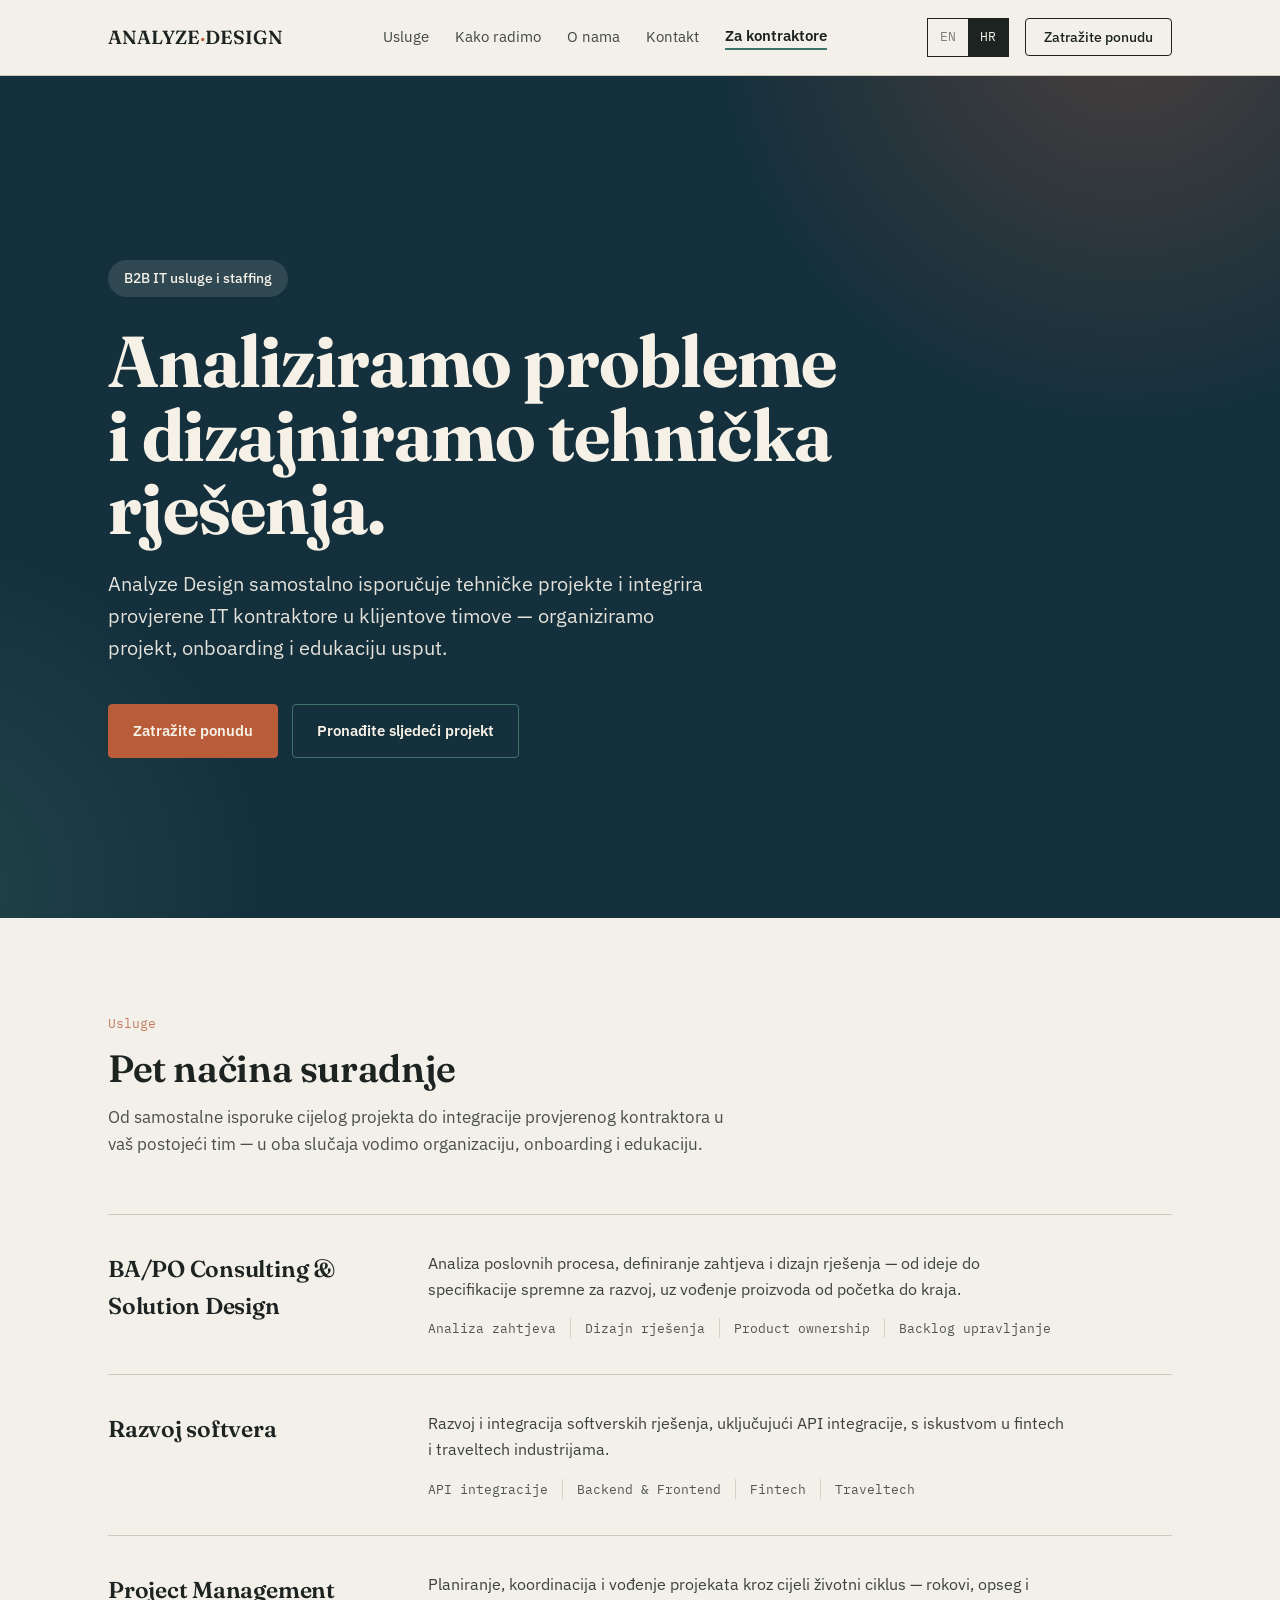
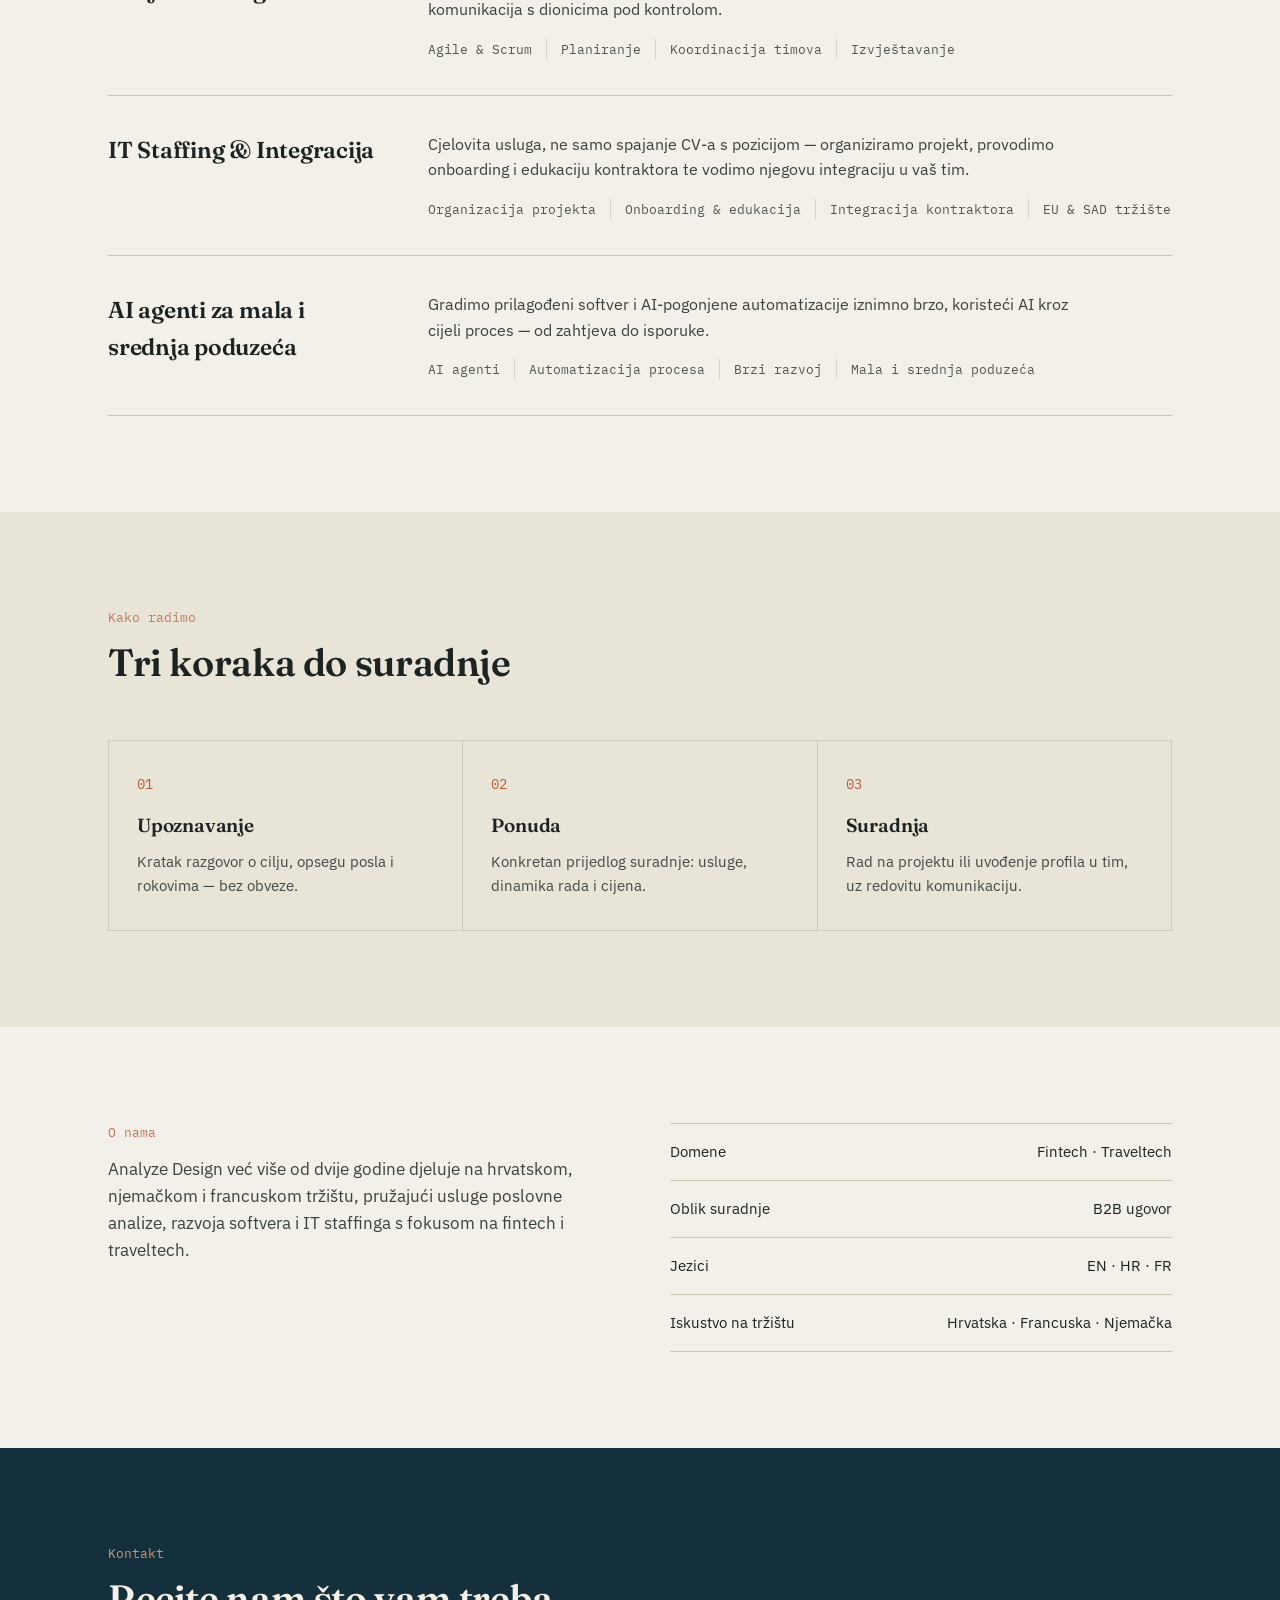
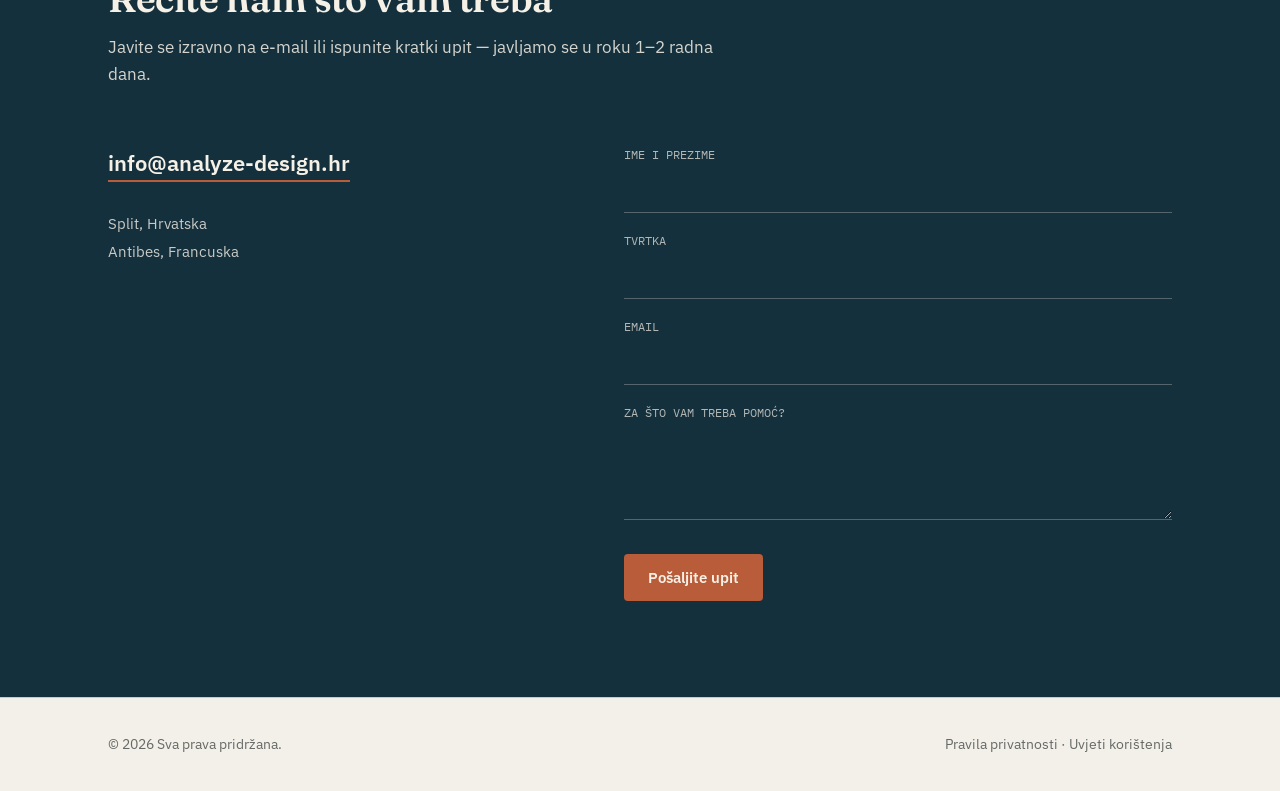
<file: hr/hr-index.html>
<!DOCTYPE html>
<html lang="hr">
<head>
<meta charset="UTF-8">
<meta name="viewport" content="width=device-width, initial-scale=1.0">
<title>Analyze Design — Analiziramo probleme i dizajniramo tehnička rješenja</title>
<meta name="description" content="Analyze Design d.o.o. — BA/PO consulting & dizajn rješenja, razvoj softvera, project management, AI agenti i B2B IT staffing za tvrtke diljem EU-a i SAD-a.">
<link rel="canonical" href="https://analyze-design.hr/hr/">
<link rel="alternate" hreflang="en" href="https://analyze-design.hr/">
<link rel="alternate" hreflang="hr" href="https://analyze-design.hr/hr/">
<link rel="alternate" hreflang="x-default" href="https://analyze-design.hr/">
<meta property="og:type" content="website">
<meta property="og:site_name" content="Analyze Design">
<meta property="og:locale" content="hr_HR">
<meta property="og:url" content="https://analyze-design.hr/hr/">
<meta property="og:title" content="Analyze Design — Analiziramo probleme i dizajniramo tehnička rješenja">
<meta property="og:description" content="BA/PO consulting & dizajn rješenja, razvoj softvera, project management, AI agenti i B2B IT staffing za tvrtke diljem EU-a i SAD-a.">
<meta property="og:image" content="https://analyze-design.hr/og-image.png">
<meta property="og:image:width" content="1200">
<meta property="og:image:height" content="630">
<meta name="twitter:card" content="summary_large_image">
<meta name="twitter:title" content="Analyze Design — Analiziramo probleme i dizajniramo tehnička rješenja">
<meta name="twitter:description" content="BA/PO consulting & dizajn rješenja, razvoj softvera, project management, AI agenti i B2B IT staffing za tvrtke diljem EU-a i SAD-a.">
<meta name="twitter:image" content="https://analyze-design.hr/og-image.png">
<link rel="icon" href="data:image/svg+xml,%3Csvg xmlns='http://www.w3.org/2000/svg' viewBox='0 0 100 100'%3E%3Crect width='100' height='100' fill='%2315303D'/%3E%3Cpath d='M20 20 L20 80 M20 20 L80 20' stroke='%23F6F1E7' stroke-width='6' fill='none'/%3E%3C/svg%3E">
<link rel="preconnect" href="https://fonts.googleapis.com">
<link rel="preconnect" href="https://fonts.gstatic.com" crossorigin>
<link href="https://fonts.googleapis.com/css2?family=Fraunces:opsz,wght@9..144,500;9..144,600;9..144,700&family=IBM+Plex+Mono:wght@400;500&family=IBM+Plex+Sans:wght@400;500;600;700&display=swap" rel="stylesheet">
<style>
  :root{
    --ink:#1C2321; --paper:#F3F0E9; --paper-2:#E9E4D8;
    --blueprint:#15303D; --blueprint-2:#1E4152;
    --line:#CFC9BA; --line-on-blue:rgba(246,241,231,0.28);
    --rust:#B85C3A; --rust-dark:#95452A;
    --teal:#3E7268; --teal-dark:#2C5148;
    --cream:#F6F1E7; --max:1120px;
  }
  *{box-sizing:border-box;}
  html{scroll-behavior:smooth;}
  body{margin:0; background:var(--paper); color:var(--ink); font-family:'IBM Plex Sans', sans-serif; font-size:16px; line-height:1.6; -webkit-font-smoothing:antialiased;}
  a{color:inherit;}
  h1,h2,h3,h4{font-family:'Fraunces', Georgia, serif; font-weight:600; letter-spacing:-0.01em;}
  .mono{font-family:'IBM Plex Mono', monospace;}
  .wrap{max-width:var(--max); margin:0 auto; padding:0 28px;}

  header{position:sticky; top:0; z-index:50; background:var(--paper); border-bottom:1px solid var(--line);}
  .nav{display:flex; align-items:center; justify-content:space-between; padding:18px 28px; max-width:var(--max); margin:0 auto; gap:20px; flex-wrap:wrap; position:relative;}
  .brand{font-family:'Fraunces', serif; font-weight:600; font-size:19px; white-space:nowrap; text-decoration:none; color:var(--ink);}
  .brand span{color:var(--rust);}
  nav.links{display:flex; gap:26px; align-items:center;}
  nav.links a{text-decoration:none; font-size:15px; color:var(--ink); opacity:0.82; white-space:nowrap;}
  nav.links a:hover{opacity:1;}
  nav.links a.cross-link{opacity:1; font-weight:600; border-bottom:2px solid var(--teal);}
  .nav-right{display:flex; align-items:center; gap:16px;}
  .nav-cta{border-radius:4px; border:1px solid var(--ink); padding:9px 18px; text-decoration:none; font-size:14px; font-weight:500; white-space:nowrap; background:none; cursor:pointer; font-family:'IBM Plex Sans', sans-serif; color:var(--ink);}
  .nav-cta:hover{background:var(--ink); color:var(--paper);}
  .lang-switch{display:flex; border:1px solid var(--ink); font-family:'IBM Plex Mono', monospace; font-size:13px;}
  .lang-switch a{padding:8px 12px; text-decoration:none; color:var(--ink); opacity:0.55;}
  .lang-switch a.active{opacity:1; background:var(--ink); color:var(--paper);}
  .menu-toggle{display:none; background:none; border:1px solid var(--ink); border-radius:4px; padding:9px 10px; cursor:pointer; flex-direction:column; gap:4px;}
  .menu-toggle span{display:block; width:18px; height:2px; background:var(--ink);}

  .hero{background:var(--blueprint); color:var(--cream); position:relative; overflow:hidden;
    background-image:
      radial-gradient(680px circle at 88% -8%, rgba(184,92,58,0.32), transparent 60%),
      radial-gradient(560px circle at -6% 96%, rgba(62,114,104,0.30), transparent 60%);
  }
  .hero-inner{max-width:var(--max); margin:0 auto; padding:88px 28px 0; position:relative;}
  .hero-tag{display:inline-block; font-size:13.5px; font-weight:500; color:var(--cream); background:rgba(246,241,231,0.12); padding:8px 16px; border-radius:999px; margin:0 0 28px;}
  .hero h1{font-size:clamp(40px, 6.6vw, 72px); line-height:1.02; margin:0 0 22px; font-weight:700; letter-spacing:-0.01em; max-width:760px;}
  .hero p.lead{font-size:clamp(17px, 2vw, 20px); max-width:600px; opacity:0.92; margin:0 0 40px;}
  .hero-ctas{display:flex; gap:14px; flex-wrap:wrap; margin-bottom:64px;}
  .btn-primary{border-radius:4px; background:var(--rust); color:var(--cream); border:1px solid var(--rust); padding:14px 24px; text-decoration:none; font-weight:600; font-size:15px; display:inline-block; cursor:pointer; font-family:'IBM Plex Sans', sans-serif;}
  .btn-primary:hover{background:var(--rust-dark); border-color:var(--rust-dark);}
  .btn-teal{border-radius:4px; background:transparent; color:var(--cream); border:1px solid var(--teal); padding:14px 24px; text-decoration:none; font-weight:600; font-size:15px; display:inline-block; cursor:pointer; font-family:'IBM Plex Sans', sans-serif;}
  .btn-teal:hover{background:var(--teal); border-color:var(--teal);}

  section{padding:96px 0;}
  .section-head{max-width:640px; margin-bottom:56px;}
  .section-head .kicker{font-family:'IBM Plex Mono', monospace; font-size:13px; color:var(--rust); margin:0 0 12px;}
  .section-head h2{font-size:clamp(28px,4vw,38px); margin:0 0 14px; line-height:1.14;}
  .section-head p{font-size:17px; opacity:0.78; margin:0;}

  .service-row{display:grid; grid-template-columns:280px 1fr; gap:40px; padding:36px 0; border-top:1px solid var(--line);}
  .service-row:last-child{border-bottom:1px solid var(--line);}
  .service-row h3{margin:0; font-size:23px;}
  .service-row .desc{font-size:16px; opacity:0.85; max-width:640px; margin:0 0 16px;}
  .tags{display:flex; flex-wrap:wrap; gap:10px 0;}
  .tags span{font-family:'IBM Plex Mono', monospace; font-size:12.5px; padding-right:14px; margin-right:14px; border-right:1px solid var(--line); opacity:0.75;}
  .tags span:last-child{border-right:none; margin-right:0; padding-right:0;}

  .process{background:var(--paper-2);}
  .steps{display:grid; grid-template-columns:repeat(3,1fr); gap:1px; background:var(--line); border:1px solid var(--line);}
  .step{background:var(--paper-2); padding:32px 28px;}
  .step .num{font-family:'IBM Plex Mono', monospace; font-size:14px; color:var(--rust); margin-bottom:14px;}
  .step h4{margin:0 0 10px; font-size:19px;}
  .step p{margin:0; font-size:15px; opacity:0.8;}

  .about{display:grid; grid-template-columns:1fr 1fr; gap:60px; align-items:start;}
  .about-copy p{font-size:17px; opacity:0.85; margin:0 0 18px;}
  .about-facts{border-top:1px solid var(--line);}
  .about-facts div{display:flex; justify-content:space-between; gap:20px; padding:16px 0; border-bottom:1px solid var(--line); font-size:15px;}

  .contact{background:var(--blueprint); color:var(--cream);}
  .contact .section-head p{opacity:0.85;}
  .contact .section-head .kicker{color:#E9A87E;}
  .contact-grid{display:grid; grid-template-columns:1fr 1.2fr; gap:60px;}
  .contact-info a.email{display:inline-block; font-size:22px; font-weight:600; text-decoration:none; border-bottom:2px solid var(--rust); margin-bottom:28px;}
  .contact-info .loc{opacity:0.8; font-size:15px; line-height:1.9;}
  form{display:flex; flex-direction:column; gap:18px;}
  .field label{display:block; font-family:'IBM Plex Mono', monospace; font-size:12px; opacity:0.7; margin-bottom:8px;}
  .field input, .field textarea{width:100%; background:transparent; border:none; border-bottom:1px solid var(--line-on-blue); color:var(--cream); font-family:'IBM Plex Sans', sans-serif; font-size:16px; padding:10px 0; outline:none;}
  .field input:focus, .field textarea:focus{border-bottom-color:var(--cream);}
  .field textarea{resize:vertical; min-height:90px;}
  form .btn-primary{align-self:flex-start; border:none; margin-top:8px;}

  footer{padding:36px 0; border-top:1px solid var(--line);}
  .foot-inner{display:flex; justify-content:space-between; flex-wrap:wrap; gap:12px; font-size:13.5px; opacity:0.65;}

  :is(a,button):focus-visible{outline:2px solid var(--rust); outline-offset:3px;}

  @media (max-width:820px){
    .menu-toggle{display:flex;}
    nav.links{display:none; position:absolute; top:100%; left:0; right:0; background:var(--paper); border-bottom:1px solid var(--line); flex-direction:column; align-items:flex-start; padding:20px 28px; gap:18px; z-index:60;}
    nav.links.open{display:flex;}
    .service-row{grid-template-columns:1fr; gap:14px;}
    .steps{grid-template-columns:1fr;}
    .about{grid-template-columns:1fr; gap:36px;}
    .contact-grid{grid-template-columns:1fr; gap:44px;}
    .nav{padding:16px 20px;}
  }
  @media (prefers-reduced-motion: reduce){ html{scroll-behavior:auto;} }
</style>
</head>
<body>

<header>
  <div class="nav">
    <a class="brand" href="index.html">ANALYZE<span>·</span>DESIGN</a>
    <nav class="links">
      <a href="#services">Usluge</a>
      <a href="#how-we-work">Kako radimo</a>
      <a href="#about">O nama</a>
      <a href="#contact">Kontakt</a>
      <a class="cross-link" href="contractors.html">Za kontraktore</a>
    </nav>
    <div class="nav-right">
      <div class="lang-switch">
        <a href="../index.html">EN</a>
        <a class="active" href="index.html">HR</a>
      </div>
      <button class="nav-cta" type="button" onclick="document.getElementById('contact').scrollIntoView({behavior:'smooth'})">Zatražite ponudu</button>
    </div>
    <button class="menu-toggle" type="button" aria-label="Izbornik" onclick="document.querySelector('nav.links').classList.toggle('open')">
      <span></span><span></span><span></span>
    </button>
  </div>
</header>

<section class="hero">
  <div class="hero-inner">
    <p class="hero-tag">B2B IT usluge i staffing</p>
    <h1>Analiziramo probleme<br>i dizajniramo tehnička rješenja.</h1>
    <p class="lead">Analyze Design samostalno isporučuje tehničke projekte i integrira provjerene IT kontraktore u klijentove timove — organiziramo projekt, onboarding i edukaciju usput.</p>
    <div class="hero-ctas">
      <button class="btn-primary" type="button" onclick="document.getElementById('contact').scrollIntoView({behavior:'smooth'})">Zatražite ponudu</button>
      <a class="btn-teal" href="contractors.html">Pronađite sljedeći projekt</a>
    </div>
  </div>
</section>

<section id="services">
  <div class="wrap">
    <div class="section-head">
      <p class="kicker">Usluge</p>
      <h2>Pet načina suradnje</h2>
      <p>Od samostalne isporuke cijelog projekta do integracije provjerenog kontraktora u vaš postojeći tim — u oba slučaja vodimo organizaciju, onboarding i edukaciju.</p>
    </div>

    <div class="service-row">
      <h3>BA/PO Consulting &amp; Solution Design</h3>
      <div><p class="desc">Analiza poslovnih procesa, definiranje zahtjeva i dizajn rješenja — od ideje do specifikacije spremne za razvoj, uz vođenje proizvoda od početka do kraja.</p>
      <div class="tags"><span>Analiza zahtjeva</span><span>Dizajn rješenja</span><span>Product ownership</span><span>Backlog upravljanje</span></div></div>
    </div>
    <div class="service-row">
      <h3>Razvoj softvera</h3>
      <div><p class="desc">Razvoj i integracija softverskih rješenja, uključujući API integracije, s iskustvom u fintech i traveltech industrijama.</p>
      <div class="tags"><span>API integracije</span><span>Backend & Frontend</span><span>Fintech</span><span>Traveltech</span></div></div>
    </div>
    <div class="service-row">
      <h3>Project Management</h3>
      <div><p class="desc">Planiranje, koordinacija i vođenje projekata kroz cijeli životni ciklus — rokovi, opseg i komunikacija s dionicima pod kontrolom.</p>
      <div class="tags"><span>Agile & Scrum</span><span>Planiranje</span><span>Koordinacija timova</span><span>Izvještavanje</span></div></div>
    </div>
    <div class="service-row">
      <h3>IT Staffing &amp; Integracija</h3>
      <div><p class="desc">Cjelovita usluga, ne samo spajanje CV-a s pozicijom — organiziramo projekt, provodimo onboarding i edukaciju kontraktora te vodimo njegovu integraciju u vaš tim.</p>
      <div class="tags"><span>Organizacija projekta</span><span>Onboarding & edukacija</span><span>Integracija kontraktora</span><span>EU & SAD tržište</span></div></div>
    </div>
    <div class="service-row">
      <h3>AI agenti za mala i srednja poduzeća</h3>
      <div><p class="desc">Gradimo prilagođeni softver i AI-pogonjene automatizacije iznimno brzo, koristeći AI kroz cijeli proces — od zahtjeva do isporuke.</p>
      <div class="tags"><span>AI agenti</span><span>Automatizacija procesa</span><span>Brzi razvoj</span><span>Mala i srednja poduzeća</span></div></div>
    </div>
  </div>
</section>

<section class="process" id="how-we-work">
  <div class="wrap">
    <div class="section-head">
      <p class="kicker">Kako radimo</p>
      <h2>Tri koraka do suradnje</h2>
    </div>
    <div class="steps">
      <div class="step"><div class="num mono">01</div><h4>Upoznavanje</h4><p>Kratak razgovor o cilju, opsegu posla i rokovima — bez obveze.</p></div>
      <div class="step"><div class="num mono">02</div><h4>Ponuda</h4><p>Konkretan prijedlog suradnje: usluge, dinamika rada i cijena.</p></div>
      <div class="step"><div class="num mono">03</div><h4>Suradnja</h4><p>Rad na projektu ili uvođenje profila u tim, uz redovitu komunikaciju.</p></div>
    </div>
  </div>
</section>

<section id="about">
  <div class="wrap about">
    <div class="about-copy">
      <p class="kicker" style="font-family:'IBM Plex Mono',monospace;font-size:13px;color:var(--rust);margin:0 0 12px;">O nama</p>
      <p>Analyze Design već više od dvije godine djeluje na hrvatskom, njemačkom i francuskom tržištu, pružajući usluge poslovne analize, razvoja softvera i IT staffinga s fokusom na fintech i traveltech.</p>
    </div>
    <div class="about-facts">
      <div><span>Domene</span><span>Fintech · Traveltech</span></div>
      <div><span>Oblik suradnje</span><span>B2B ugovor</span></div>
      <div><span>Jezici</span><span>EN · HR · FR</span></div>
      <div><span>Iskustvo na tržištu</span><span>Hrvatska · Francuska · Njemačka</span></div>
    </div>
  </div>
</section>

<section class="contact" id="contact">
  <div class="wrap">
    <div class="section-head">
      <p class="kicker">Kontakt</p>
      <h2>Recite nam što vam treba</h2>
      <p>Javite se izravno na e-mail ili ispunite kratki upit — javljamo se u roku 1–2 radna dana.</p>
    </div>
    <div class="contact-grid">
      <div class="contact-info">
        <a class="email" href="mailto:info@analyze-design.hr">info@analyze-design.hr</a>
        <div class="loc">Split, Hrvatska<br>Antibes, Francuska</div>
      </div>
      <form id="form-company">
        <div class="field"><label class="mono" for="c-name">IME I PREZIME</label><input type="text" id="c-name" required></div>
        <div class="field"><label class="mono" for="c-company">TVRTKA</label><input type="text" id="c-company"></div>
        <div class="field"><label class="mono" for="c-email">EMAIL</label><input type="email" id="c-email" required></div>
        <div class="field"><label class="mono" for="c-message">ZA ŠTO VAM TREBA POMOĆ?</label><textarea id="c-message" required></textarea></div>
        <button type="submit" class="btn-primary">Pošaljite upit</button>
      </form>
    </div>
  </div>
</section>

<footer>
  <div class="wrap foot-inner">
    <span>© <span id="year"></span> Sva prava pridržana.</span>
    <span>Pravila privatnosti · Uvjeti korištenja</span>
  </div>
</footer>

<script>
  document.getElementById('year').textContent = new Date().getFullYear();
  document.getElementById('form-company').addEventListener('submit', function(e){
    e.preventDefault();
    var name = document.getElementById('c-name').value;
    var company = document.getElementById('c-company').value;
    var email = document.getElementById('c-email').value;
    var msg = document.getElementById('c-message').value;
    var subject = encodeURIComponent('Upit s web stranice — ' + name);
    var lines = ['Ime: ' + name, 'Tvrtka: ' + company, 'Email: ' + email, '', msg];
    var body = encodeURIComponent(lines.join('\n'));
    window.location.href = 'mailto:info@analyze-design.hr?subject=' + subject + '&body=' + body;
  });
</script>

</body>
</html>
</file>
<file: styles.css>
:root{
    --ink:#14110F; --ink-2:#3A3531; --muted:#6B645D;
    --bg:#FFFFFF; --warm:#FBF6F0; --warm-2:#F4ECE2; --line:#EBE3D9;
    --accent:#D9663B; --accent-btn:#C4562B; --accent-btn-hover:#A94620; --accent-ink:#B5471F;
    --radius-xl:36px; --radius-lg:28px; --radius:18px; --max:1180px;
  }
  *{box-sizing:border-box;}
  html{scroll-behavior:smooth; scroll-padding-top:88px;}
  body{margin:0; background:var(--bg); color:var(--ink); font-family:'Plus Jakarta Sans', system-ui, sans-serif; font-size:17px; line-height:1.6; -webkit-font-smoothing:antialiased;}
  a{color:inherit;}
  img,svg{max-width:100%;}
  h1,h2,h3,h4{font-family:inherit; font-weight:700; letter-spacing:-0.025em; line-height:1.08; margin:0;}
  .wrap{max-width:var(--max); margin:0 auto; padding:0 28px;}
  .eyebrow{font-size:13px; font-weight:700; letter-spacing:0.12em; text-transform:uppercase; color:var(--accent-ink); margin:0 0 18px;}
  .sr-only{position:absolute; width:1px; height:1px; overflow:hidden; clip:rect(0 0 0 0); white-space:nowrap;}
  :is(a,button,input,textarea):focus-visible{outline:3px solid var(--accent); outline-offset:3px;}

  .btn{display:inline-flex; align-items:center; gap:10px; border-radius:999px; padding:16px 30px; font:inherit; font-weight:700; font-size:16px; line-height:1; white-space:nowrap; text-decoration:none; cursor:pointer; border:0; transition:background .2s, transform .2s, box-shadow .2s;}
  .btn:hover{transform:translateY(-2px);}
  .btn-accent{background:var(--accent-btn); color:#fff; box-shadow:0 10px 24px -10px rgba(196,86,43,.7);}
  .btn-accent:hover{background:var(--accent-btn-hover);}
  .btn-dark{background:var(--ink); color:#fff;}
  .btn-dark:hover{background:#2b2622;}
  .btn-sm{padding:12px 22px; font-size:15px;}
  .link-arrow{display:inline-flex; align-items:center; gap:8px; font-weight:700; text-decoration:none; border-bottom:2px solid currentColor; padding-bottom:2px;}
  .link-arrow:hover{color:var(--accent-ink);}

  header{position:sticky; top:0; z-index:50; background:rgba(255,255,255,.86); backdrop-filter:saturate(1.4) blur(14px); -webkit-backdrop-filter:saturate(1.4) blur(14px); border-bottom:1px solid rgba(20,17,15,.06);}
  .nav{display:flex; align-items:center; justify-content:space-between; gap:20px; max-width:var(--max); margin:0 auto; padding:14px 28px; position:relative;}
  .brand{display:inline-flex; align-items:center; text-decoration:none;}
  .brand-logo{height:30px; width:auto; display:block;}
  nav.links{display:flex; gap:30px; align-items:center;}
  nav.links a{text-decoration:none; font-size:15px; font-weight:500; color:var(--ink-2); white-space:nowrap;}
  nav.links a:hover{color:var(--accent-ink);}
  nav.links a.cross-link{font-weight:700; color:var(--ink); background:var(--warm-2); padding:9px 16px; border-radius:999px;}
  nav.links a.cross-link:hover{background:#ecdfd0; color:var(--ink);}
  .nav-right{display:flex; align-items:center; gap:14px;}
  .lang-switch{display:flex; background:var(--warm-2); border-radius:999px; padding:4px; font-size:13px; font-weight:700;}
  .lang-switch a{padding:6px 12px; border-radius:999px; text-decoration:none; color:var(--muted);}
  .lang-switch a.active{background:var(--ink); color:#fff;}
  .menu-toggle{display:none; background:var(--warm-2); border:0; border-radius:12px; padding:12px; cursor:pointer; flex-direction:column; gap:4px;}
  .menu-toggle span{display:block; width:18px; height:2px; background:var(--ink); border-radius:2px;}

  .hero{padding:0; position:relative; overflow:hidden; background:linear-gradient(180deg, var(--warm) 0%, #fff 100%);}
  .hero::before{content:""; position:absolute; width:720px; height:720px; right:-160px; top:-220px; background:radial-gradient(closest-side, rgba(217,102,59,.20), rgba(217,102,59,0)); pointer-events:none;}
  .hero-inner{position:relative; max-width:var(--max); margin:0 auto; padding:88px 28px 72px; display:grid; grid-template-columns:1.15fr .85fr; gap:40px; align-items:center;}
  .hero h1{font-size:clamp(42px, 6vw, 76px); font-weight:800; letter-spacing:-0.035em; line-height:1.02; margin:0 0 26px;}
  .hero h1 em{font-style:normal; color:var(--accent);}
  .hero .lead{font-size:clamp(18px, 1.7vw, 21px); color:var(--ink-2); max-width:560px; margin:0 0 38px;}
  .hero-cta{display:flex; align-items:center; gap:22px; flex-wrap:wrap;}
  .assure{display:flex; align-items:center; gap:12px;}
  .assure img{width:48px; height:48px; border-radius:50%; box-shadow:0 0 0 4px #fff, 0 6px 16px -6px rgba(20,17,15,.4);}
  .assure strong{display:block; font-size:14.5px; line-height:1.3;}
  .assure span{display:block; font-size:13.5px; color:var(--muted); line-height:1.3;}
  .hero-sub{margin-top:30px;}
  .hero-art{position:relative; aspect-ratio:1/1; width:100%; max-width:470px; justify-self:end;}
  .hero-art svg.stack{position:absolute; inset:0; width:100%; height:100%; animation:float 9s ease-in-out infinite;}
  .chip{position:absolute; background:#fff; border-radius:999px; padding:10px 18px; font-size:14px; font-weight:700; box-shadow:0 16px 34px -14px rgba(20,17,15,.35); display:flex; align-items:center; gap:8px; white-space:nowrap;}
  .chip i{width:9px; height:9px; background:var(--accent); border-radius:2px; transform:rotate(45deg); display:block;}
  .chip.c1{left:-6%; top:20%; animation:float 7s ease-in-out infinite;}
  .chip.c2{right:-2%; bottom:22%; animation:float 8s ease-in-out -3s infinite;}
  @keyframes float{0%,100%{transform:translateY(0);}50%{transform:translateY(-12px);}}

  .strip{background:var(--ink); color:#fff;}
  .strip-inner{max-width:var(--max); margin:0 auto; padding:22px 28px; display:flex; flex-wrap:wrap; justify-content:space-between; gap:12px 28px; font-weight:600; font-size:15px;}
  .strip-inner span{display:inline-flex; align-items:center; gap:14px;}
  .strip-inner span::before{content:""; width:8px; height:8px; background:var(--accent); border-radius:2px; transform:rotate(45deg);}

  section{padding:112px 0;}
  .section-head{max-width:720px; margin:0 0 56px;}
  .section-head h2{font-size:clamp(32px, 4.4vw, 52px); font-weight:800; letter-spacing:-0.03em; margin:0 0 18px;}
  .section-head p{font-size:19px; color:var(--ink-2); margin:0;}
  .section-head p.eyebrow{font-size:13px; color:var(--accent-ink); margin:0 0 18px;}

  .intro{background:#fff;}
  .intro-grid{display:grid; grid-template-columns:1fr 1fr; gap:72px; align-items:start;}
  .intro h2{font-size:clamp(32px, 4.2vw, 50px); font-weight:800; letter-spacing:-0.03em;}
  .intro h2 em{font-style:normal; color:var(--accent);}
  .checks{list-style:none; margin:0 0 34px; padding:0; display:grid; gap:20px;}
  .checks li{display:grid; grid-template-columns:32px 1fr; gap:14px; align-items:start; font-size:18px; color:var(--ink-2);}
  .checks li::before{content:"✓"; width:32px; height:32px; border-radius:50%; background:#FFE9DD; color:var(--accent-ink); font-weight:800; display:grid; place-items:center; font-size:15px;}
  .intro p.pre{font-size:17px; color:var(--muted); margin:0 0 22px;}

  .services{background:var(--warm);}
  .stack-list{display:grid; gap:28px; padding-bottom:12px;}
  .svc{position:sticky; top:calc(96px + var(--i) * 16px); display:grid; grid-template-columns:240px 1fr; gap:48px; align-items:center; padding:52px 56px; border-radius:var(--radius-xl); background:var(--bg-c); box-shadow:0 -1px 0 rgba(20,17,15,.04), 0 28px 60px -34px rgba(20,17,15,.35);}
  .svc svg.stack{width:100%; height:auto; display:block;}
  .pill{display:inline-block; font-size:13px; font-weight:700; padding:7px 14px; border-radius:999px; background:var(--pill-c); color:var(--ink); margin:0 0 18px;}
  .svc h3{font-size:clamp(26px, 3vw, 38px); font-weight:800; margin:0 0 14px;}
  .svc .desc{color:var(--ink-2); font-size:18px; max-width:560px; margin:0 0 22px;}
  .tags{display:flex; flex-wrap:wrap; gap:8px; margin:0 0 26px; padding:0; list-style:none;}
  .tags li{font-size:13.5px; font-weight:600; padding:7px 14px; border-radius:999px; background:rgba(255,255,255,.7); border:1px solid rgba(20,17,15,.08);}
  .t-peach{--bg-c:#FFF0E4; --pill-c:#FFD9BD;}
  .t-mint{--bg-c:#E4F6EB; --pill-c:#BDEBCD;}
  .t-sky{--bg-c:#E7F0FF; --pill-c:#C4DBFF;}
  .t-butter{--bg-c:#FFF5D6; --pill-c:#FFE49A;}
  .t-lilac{--bg-c:#F0EBFF; --pill-c:#D9CCFF;}

  .process{background:#fff;}
  .steps{display:grid; grid-template-columns:repeat(3, 1fr); gap:24px; counter-reset:step;}
  .step{background:var(--warm); border-radius:var(--radius-lg); padding:36px 34px 40px; position:relative;}
  .step .num{width:52px; height:52px; border-radius:16px; background:var(--accent-btn); color:#fff; font-weight:800; font-size:19px; display:grid; place-items:center; margin:0 0 28px; transform:rotate(-6deg);}
  .step h4{font-size:24px; font-weight:800; margin:0 0 12px;}
  .step p{margin:0; color:var(--ink-2); font-size:17px;}

  .about{background:var(--warm);}
  .about-grid{display:grid; grid-template-columns:1.1fr .9fr; gap:64px; align-items:center;}
  .about-copy p:not(.eyebrow){font-size:clamp(22px, 2.5vw, 30px); font-weight:600; letter-spacing:-0.015em; line-height:1.38; margin:0;}
  .about-copy p em{font-style:normal; color:var(--accent);}
  .facts{display:grid; grid-template-columns:1fr 1fr; gap:14px;}
  .fact{background:#fff; border-radius:var(--radius); padding:22px 22px 24px; box-shadow:0 14px 30px -22px rgba(20,17,15,.3);}
  .fact span{display:block; font-size:12.5px; font-weight:700; letter-spacing:.08em; text-transform:uppercase; color:var(--muted); margin-bottom:8px;}
  .fact strong{font-size:17px; font-weight:700; line-height:1.3; display:block;}

  .contact{background:#fff; padding-top:96px;}
  .contact-card{background:var(--ink); color:#fff; border-radius:var(--radius-xl); padding:64px; display:grid; grid-template-columns:.95fr 1.05fr; gap:56px; position:relative; overflow:hidden;}
  .contact-card::after{content:""; position:absolute; width:420px; height:420px; left:-140px; bottom:-200px; background:radial-gradient(closest-side, rgba(217,102,59,.45), rgba(217,102,59,0)); pointer-events:none;}
  .contact-card > *{position:relative; z-index:1;}
  .contact-card .eyebrow{color:#F2A97E;}
  .contact-card h2{font-size:clamp(32px, 4vw, 48px); font-weight:800; margin:0 0 18px;}
  .contact-card .sub{font-size:18px; color:rgba(255,255,255,.78); margin:0 0 34px;}
  .contact-card a.email{display:inline-block; font-size:22px; font-weight:700; text-decoration:none; border-bottom:2px solid var(--accent); padding-bottom:3px; margin-bottom:26px;}
  .contact-card .loc{color:rgba(255,255,255,.7); font-size:16px; line-height:1.7;}
  form{display:flex; flex-direction:column; gap:18px;}
  .field label{display:block; font-size:13.5px; font-weight:600; color:rgba(255,255,255,.82); margin-bottom:8px;}
  .field input, .field textarea{width:100%; background:rgba(255,255,255,.07); border:1px solid rgba(255,255,255,.2); border-radius:14px; color:#fff; font:inherit; font-size:16px; padding:14px 16px; outline:none; transition:border-color .2s, background .2s;}
  .field input:focus, .field textarea:focus{border-color:#fff; background:rgba(255,255,255,.11);}
  .field textarea{resize:vertical; min-height:120px;}
  form .btn{align-self:flex-start; margin-top:6px;}
  .hp-field{position:absolute; left:-9999px; width:1px; height:1px; overflow:hidden;}
  .form-status{margin:4px 0 0; font-size:14.5px; font-weight:600; min-height:20px;}
  .form-status.ok{color:#8FE0AC;}
  .form-status.err{color:#F5B08A;}

  footer{background:#fff; padding:44px 0 52px;}
  .foot{display:flex; align-items:center; justify-content:space-between; flex-wrap:wrap; gap:16px 28px; font-size:14px; color:var(--muted);}
  .foot .brand-logo{height:24px;}
  .foot-meta{display:flex; flex-wrap:wrap; gap:8px 26px; align-items:center;}
  .foot-link{color:var(--ink); font-weight:700; text-decoration:none;}
  .foot-link:hover{color:var(--accent-ink); text-decoration:underline;}

  .js .reveal{opacity:0; transform:translateY(22px); transition:opacity .7s ease, transform .7s ease;}
  .js .reveal.in{opacity:1; transform:none;}

  @media (max-width:1100px){
    nav.links{gap:18px;}
    nav.links a.cross-link{padding:8px 12px;}
    .nav-right{gap:10px;}
  }
  @media (max-width:980px){
    .hero-inner{grid-template-columns:1fr; padding-top:56px;}
    .hero-art{max-width:300px; justify-self:center; margin-top:8px;}
    .intro-grid, .about-grid, .contact-card{grid-template-columns:1fr; gap:40px;}
    .svc{grid-template-columns:1fr; gap:24px; padding:36px 30px;}
    .svc svg.stack{width:130px;}
    .steps{grid-template-columns:1fr;}
    .contact-card{padding:40px 28px;}
  }
  @media (max-width:820px){
    section{padding:80px 0;}
    .menu-toggle{display:flex;}
    nav.links{display:none; position:absolute; top:100%; left:0; right:0; background:#fff; border-bottom:1px solid var(--line); flex-direction:column; align-items:flex-start; padding:22px 28px 28px; gap:18px; z-index:60;}
    nav.links.open{display:flex;}
    .nav{padding:12px 20px;}
    .nav-cta{display:none;}
    .svc{position:static;}
    .strip-inner{justify-content:flex-start;}
  }
  @media (prefers-reduced-motion: reduce){
    html{scroll-behavior:auto;}
    .hero-art svg.stack, .chip{animation:none;}
    .js .reveal{opacity:1; transform:none; transition:none;}
    .btn:hover{transform:none;}
  }

  /* ---------- Shared additions (contractors pages) ---------- */
  .hidden{display:none !important;}
  .paths{padding:64px 0 0; background:#fff;}
  .paths-grid{max-width:var(--max); margin:0 auto; padding:0 28px; display:grid; grid-template-columns:1fr 1fr; gap:24px;}
  .path-card{position:relative; overflow:hidden; border-radius:var(--radius-xl); padding:44px 44px 44px; min-height:300px; display:flex; flex-direction:column; align-items:flex-start;}
  .path-card > *{position:relative; z-index:1;}
  .path-card h3{font-size:clamp(24px, 2.6vw, 32px); font-weight:800; margin:0 0 14px; max-width:400px;}
  .path-card p{color:var(--ink-2); font-size:17px; max-width:400px; margin:0 0 26px;}
  .path-card .link-arrow{margin-top:auto;}
  .path-card svg.stack{position:absolute; z-index:0; right:-56px; top:-40px; width:250px; height:250px; opacity:.85;}

  .positions{background:var(--warm);}
  .role-card{background:#fff; border-radius:var(--radius-xl); padding:52px 56px; box-shadow:0 28px 60px -38px rgba(20,17,15,.35); display:grid; grid-template-columns:1.05fr .95fr; gap:52px; align-items:start;}
  .role-badge{display:inline-block; font-size:13px; font-weight:700; padding:7px 14px; border-radius:999px; background:#FFD9BD; margin:0 0 20px;}
  .role-card h3{font-size:clamp(30px, 3.6vw, 46px); font-weight:800; margin:0 0 18px;}
  .levels{display:flex; gap:8px; flex-wrap:wrap; margin:0 0 24px; padding:0; list-style:none;}
  .levels li{font-size:13.5px; font-weight:700; padding:7px 14px; border-radius:999px; background:var(--ink); color:#fff;}
  .role-desc{color:var(--ink-2); font-size:18px; margin:0;}
  .role-skills h4{font-size:13px; font-weight:700; letter-spacing:.12em; text-transform:uppercase; color:var(--muted); margin:6px 0 16px;}
  .role-card .tags li{background:var(--warm); border-color:transparent;}
  .benefits{display:grid; grid-template-columns:1fr 1fr; gap:16px; margin:28px 0 38px;}
  .benefit{background:#fff; border-radius:var(--radius); padding:22px 24px; display:grid; grid-template-columns:32px 1fr; gap:14px; font-weight:600; font-size:16.5px; align-items:start; box-shadow:0 14px 30px -24px rgba(20,17,15,.3);}
  .benefit::before, .mentor-list li::before{content:"✓"; width:32px; height:32px; border-radius:50%; background:#FFE9DD; color:var(--accent-ink); font-weight:800; display:grid; place-items:center; font-size:15px;}

  .mentorship{background:#fff;}
  .mentor-card{position:relative; overflow:hidden; background:#E4F6EB; border-radius:var(--radius-xl); padding:60px; display:grid; grid-template-columns:.95fr 1.05fr; gap:52px; align-items:center;}
  .mentor-card > *{position:relative; z-index:1;}
  .mentor-card svg.stack{position:absolute; z-index:0; right:-70px; bottom:-90px; width:300px; height:300px; opacity:.55;}
  .mentor-card .eyebrow{color:#1F6B48;}
  .mentor-card h2{font-size:clamp(30px, 3.8vw, 46px); font-weight:800; margin:0 0 18px;}
  .mentor-card .sub{font-size:18px; color:var(--ink-2); margin:0;}
  .mentor-list{list-style:none; margin:0 0 32px; padding:0; display:grid; gap:16px;}
  .mentor-list li{display:grid; grid-template-columns:32px 1fr; gap:14px; align-items:start; font-size:17.5px; font-weight:600;}
  .mentor-list li::before{background:#BDEBCD; color:#1F6B48;}
  .btn-green{background:#1F6B48; color:#fff;}
  .btn-green:hover{background:#185538;}

  .contact-tabs{display:inline-flex; flex-wrap:wrap; gap:4px; background:rgba(255,255,255,.1); border-radius:999px; padding:4px; margin:0 0 26px;}
  .contact-tabs button{border:0; background:transparent; color:rgba(255,255,255,.82); font:inherit; font-weight:700; font-size:14.5px; padding:10px 18px; border-radius:999px; cursor:pointer;}
  .contact-tabs button.active{background:#fff; color:var(--ink);}
  .form-col{min-width:0;}
  .field input[type="file"]{padding:10px 12px; cursor:pointer; color:rgba(255,255,255,.8);}
  .field input[type="file"]::file-selector-button{margin-right:14px; padding:8px 16px; border-radius:999px; border:0; background:#fff; color:var(--ink); font:inherit; font-weight:700; font-size:14px; cursor:pointer;}
  .field .hint{display:block; font-size:13px; color:rgba(255,255,255,.55); margin-top:6px;}
  form .btn-green{align-self:flex-start;}

  @media (max-width:980px){
    .paths-grid{grid-template-columns:1fr;}
    .role-card, .mentor-card{grid-template-columns:1fr; gap:32px; padding:36px 28px;}
    .benefits{grid-template-columns:1fr;}
  }

  .btn-ghost{background:transparent; color:var(--ink); box-shadow:inset 0 0 0 2px var(--ink);}
  .btn-ghost:hover{background:var(--ink); color:#fff;}
</file>
